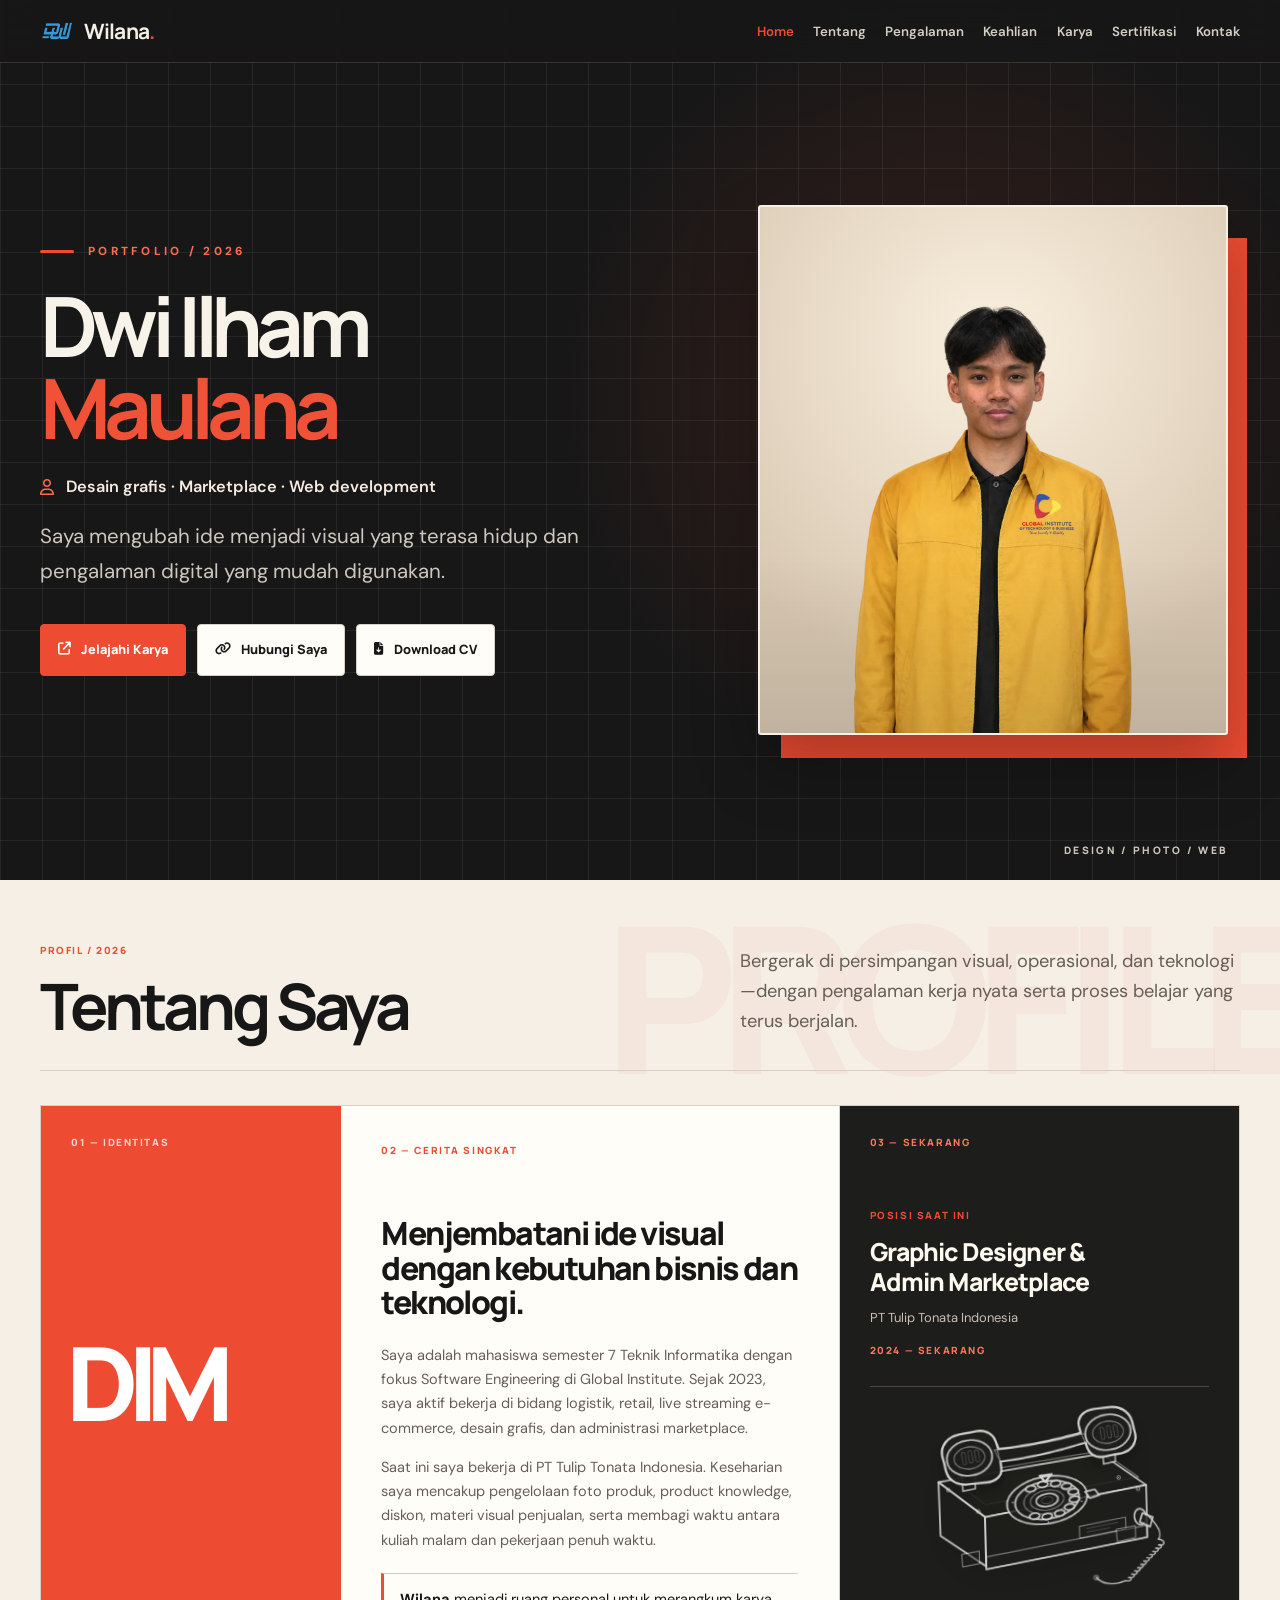
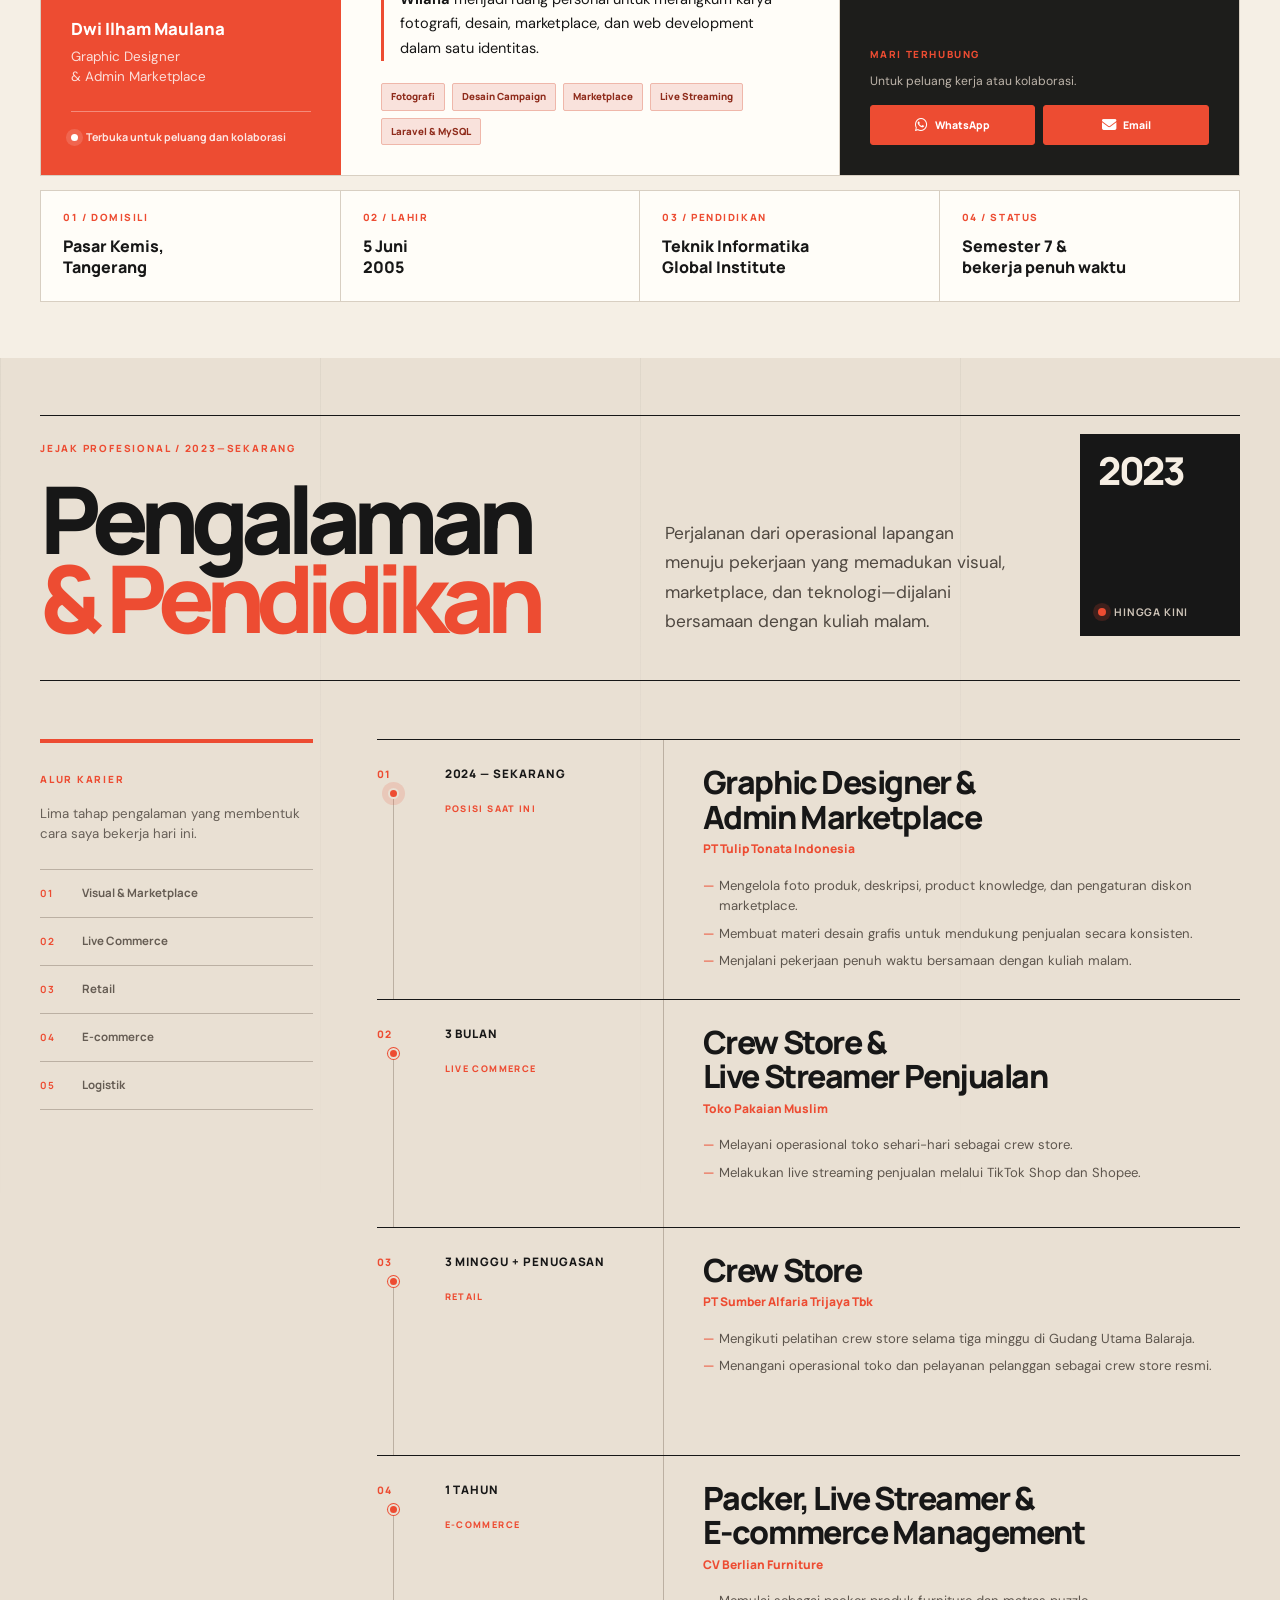
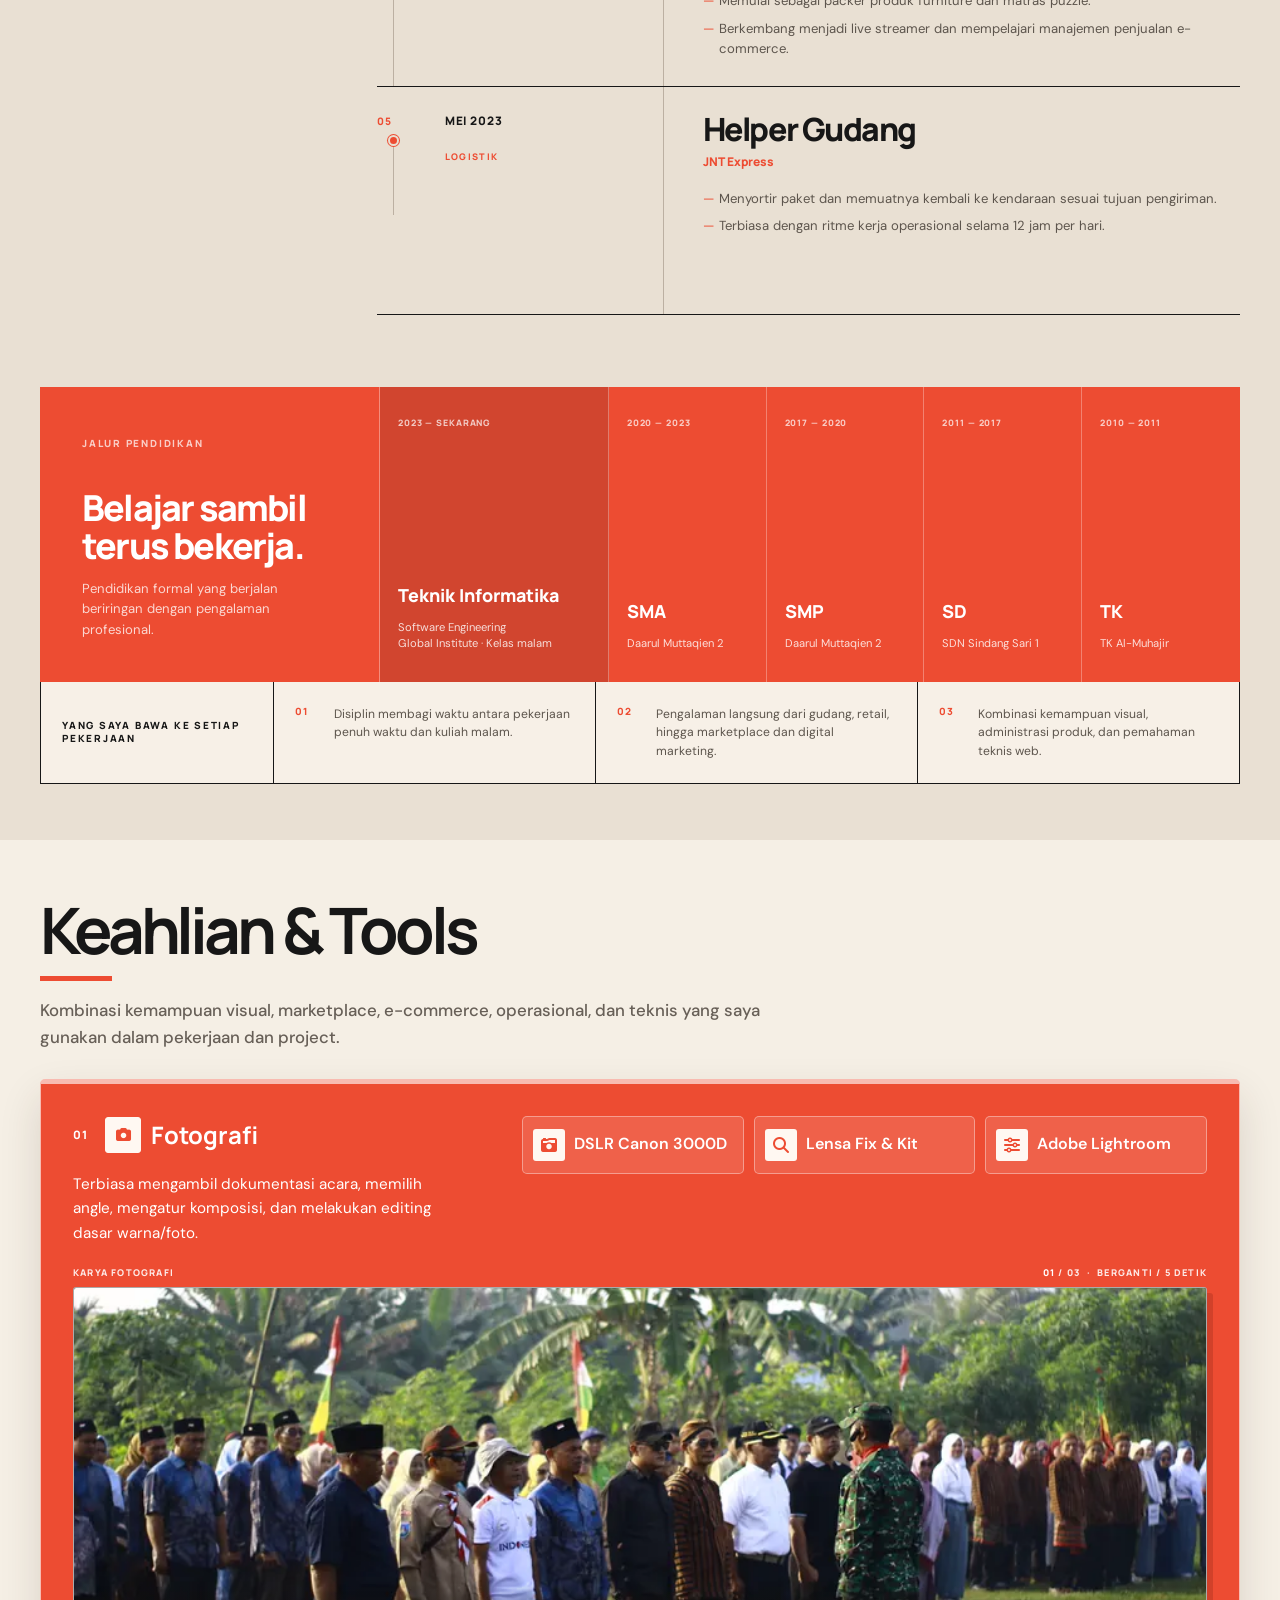
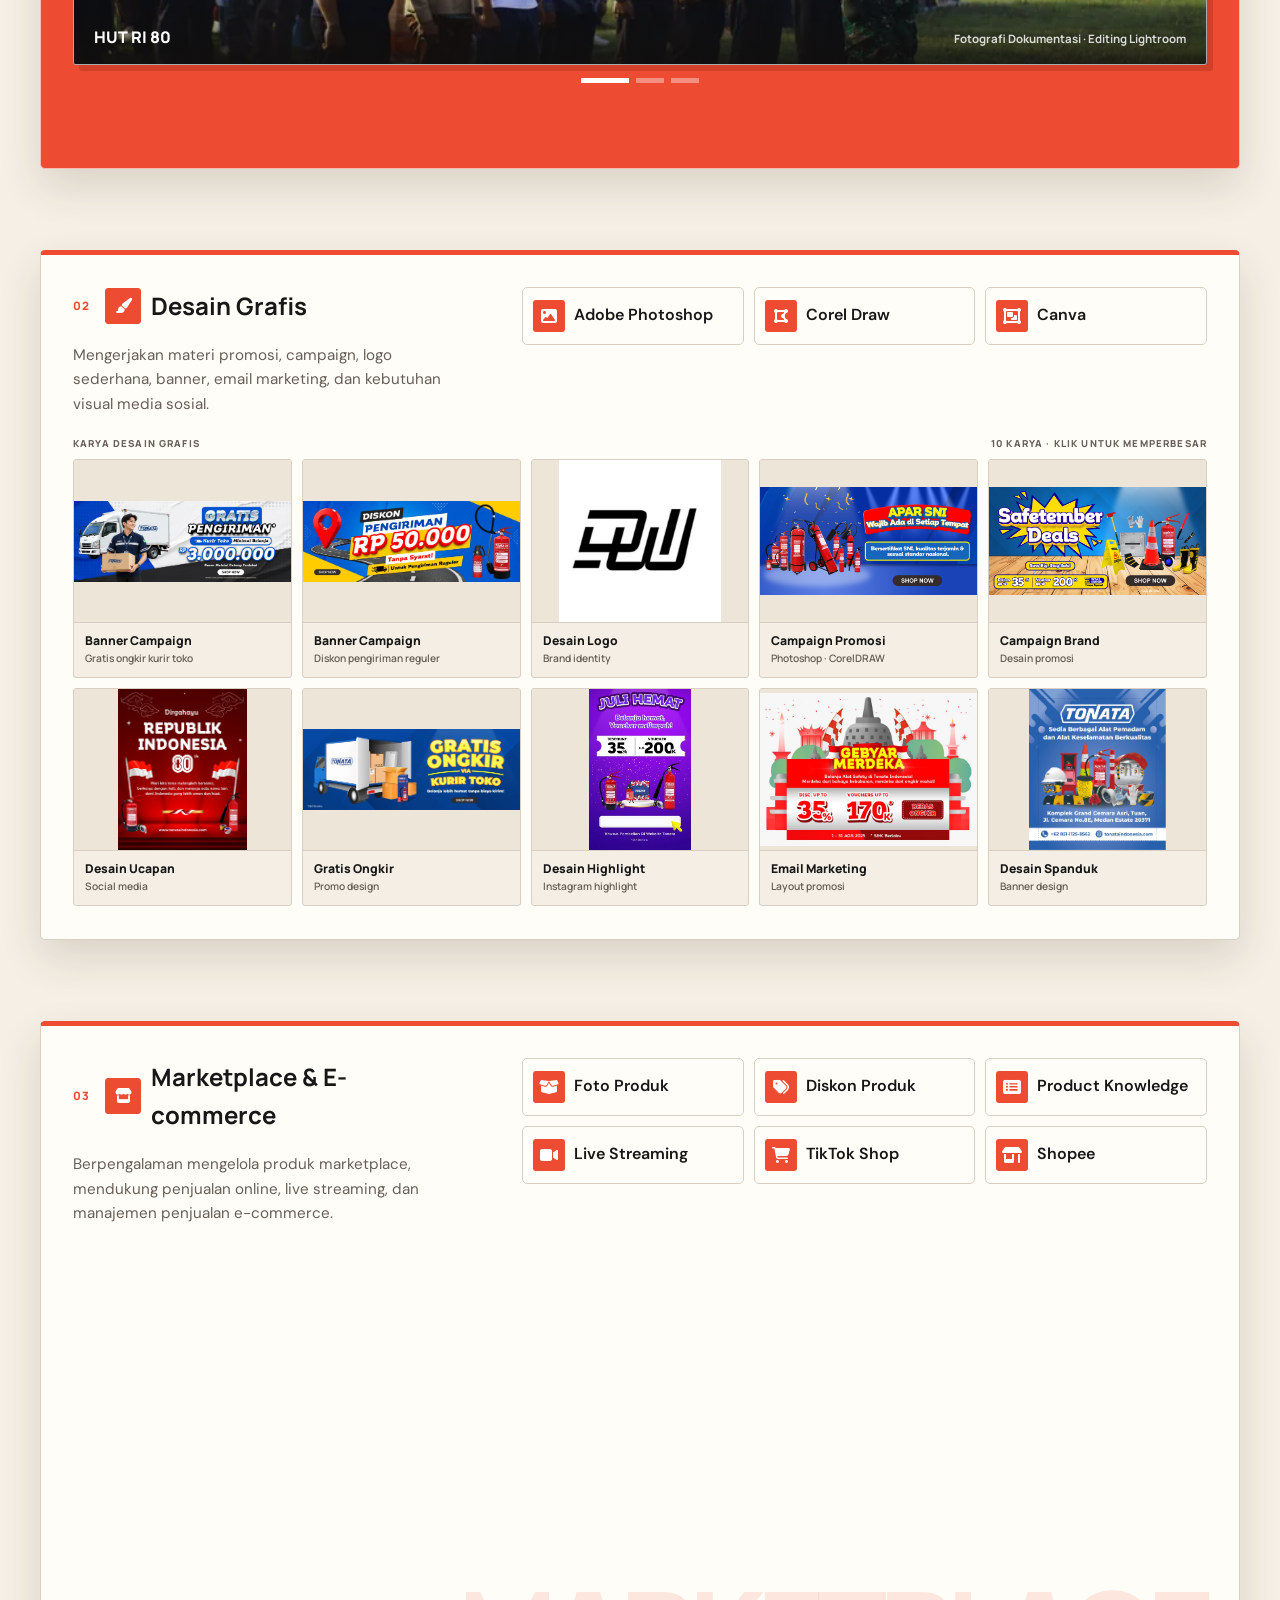
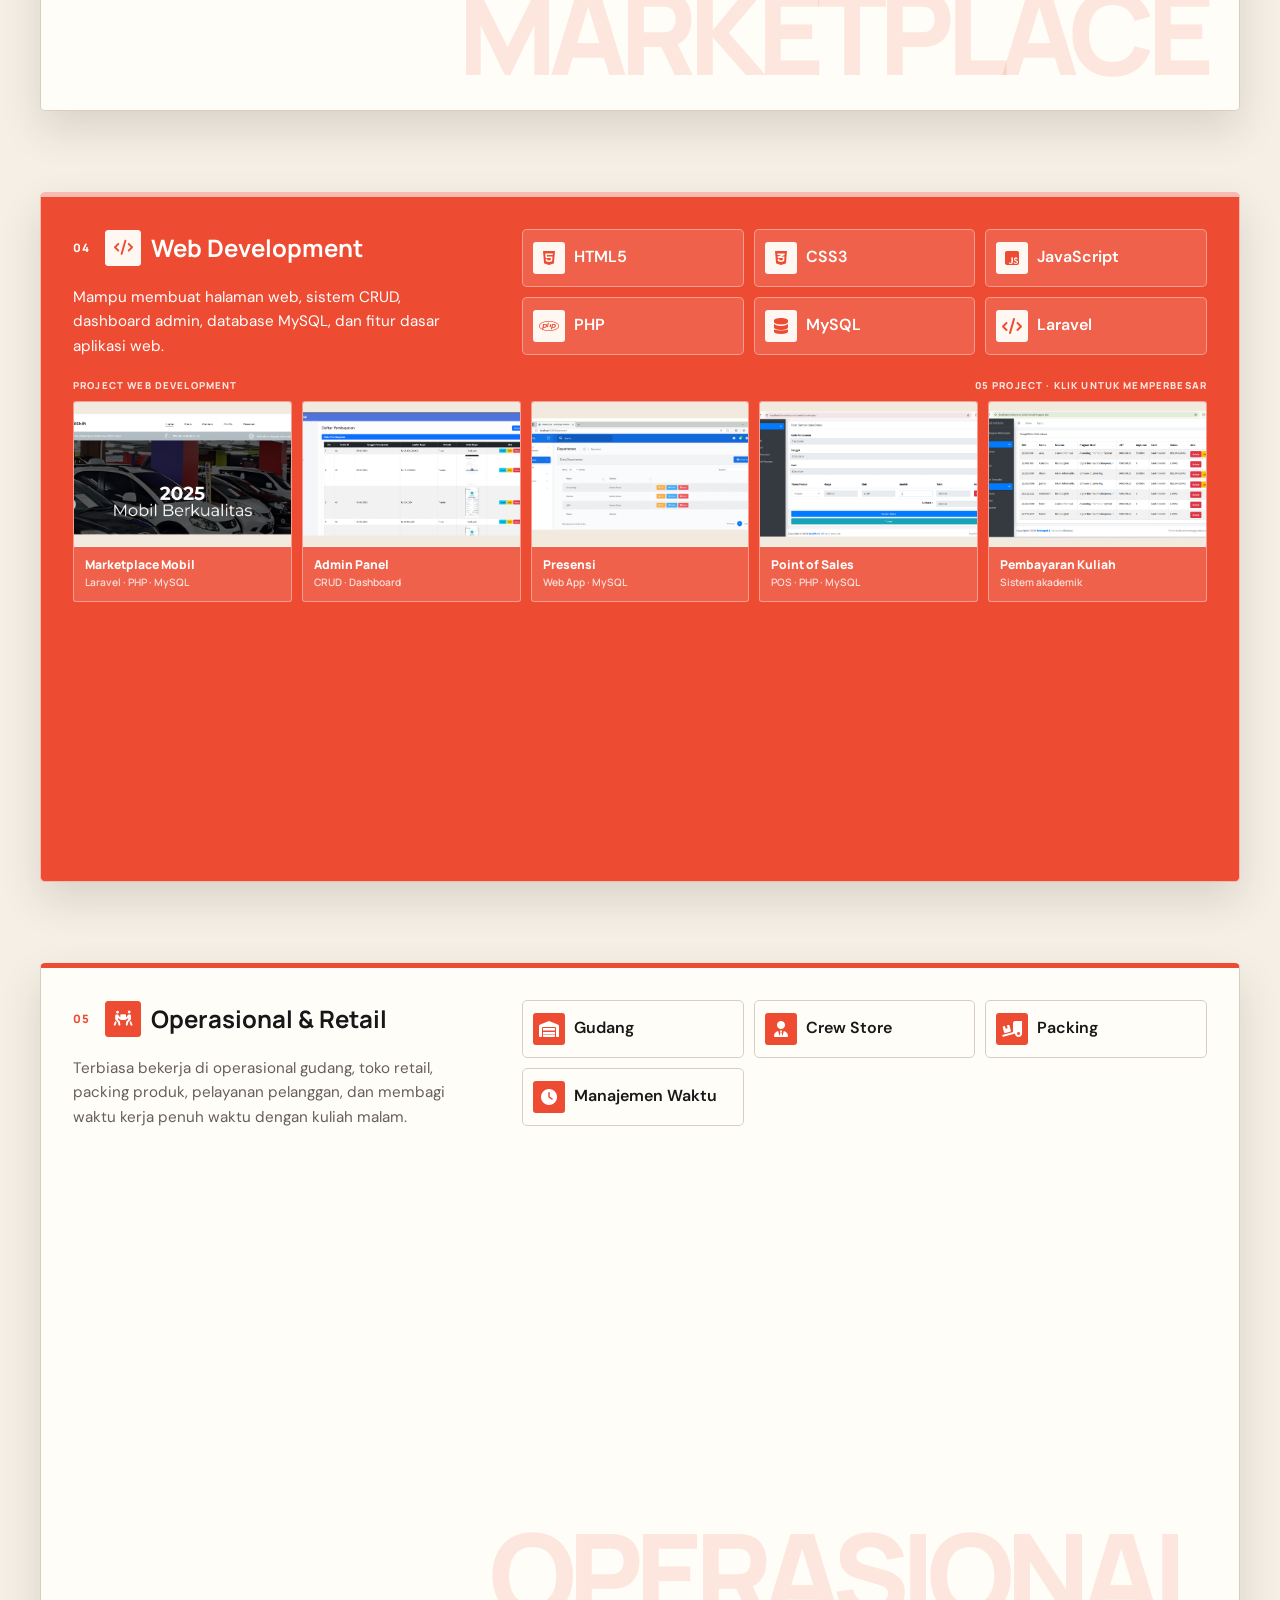
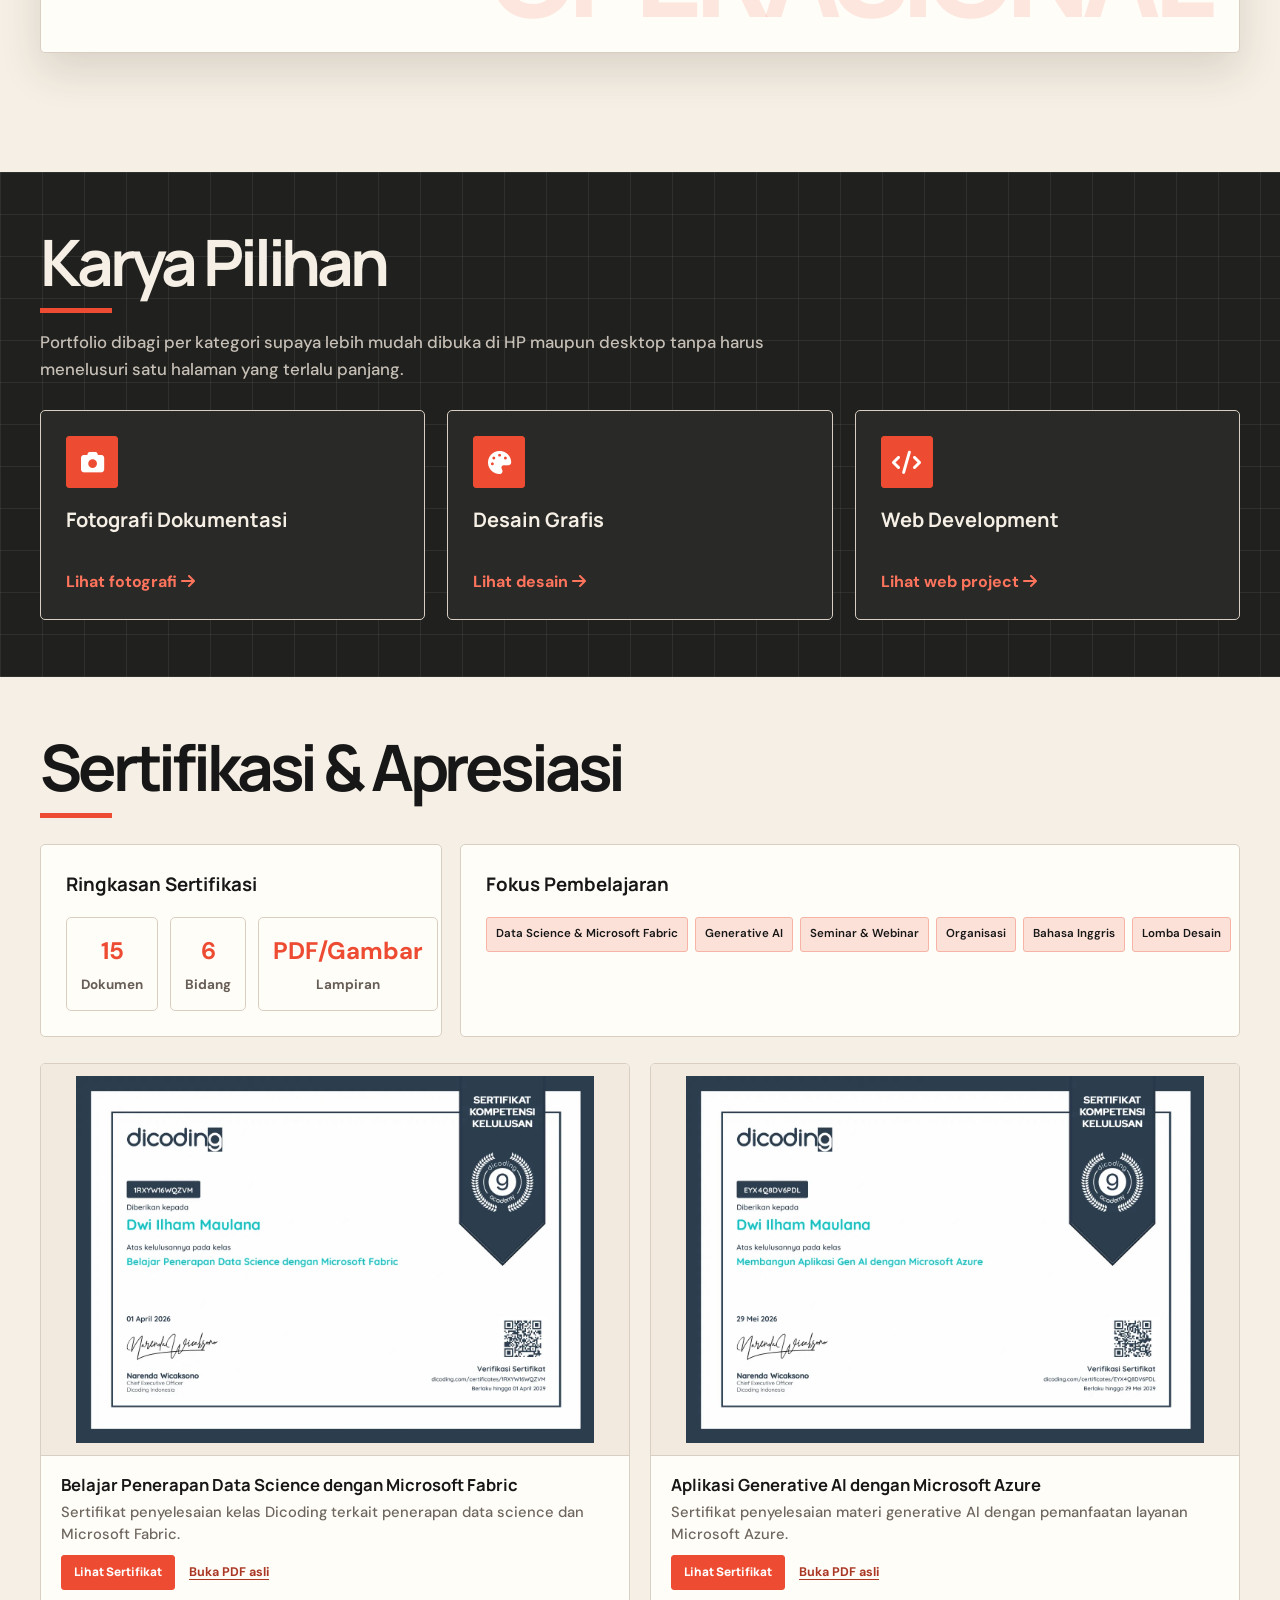
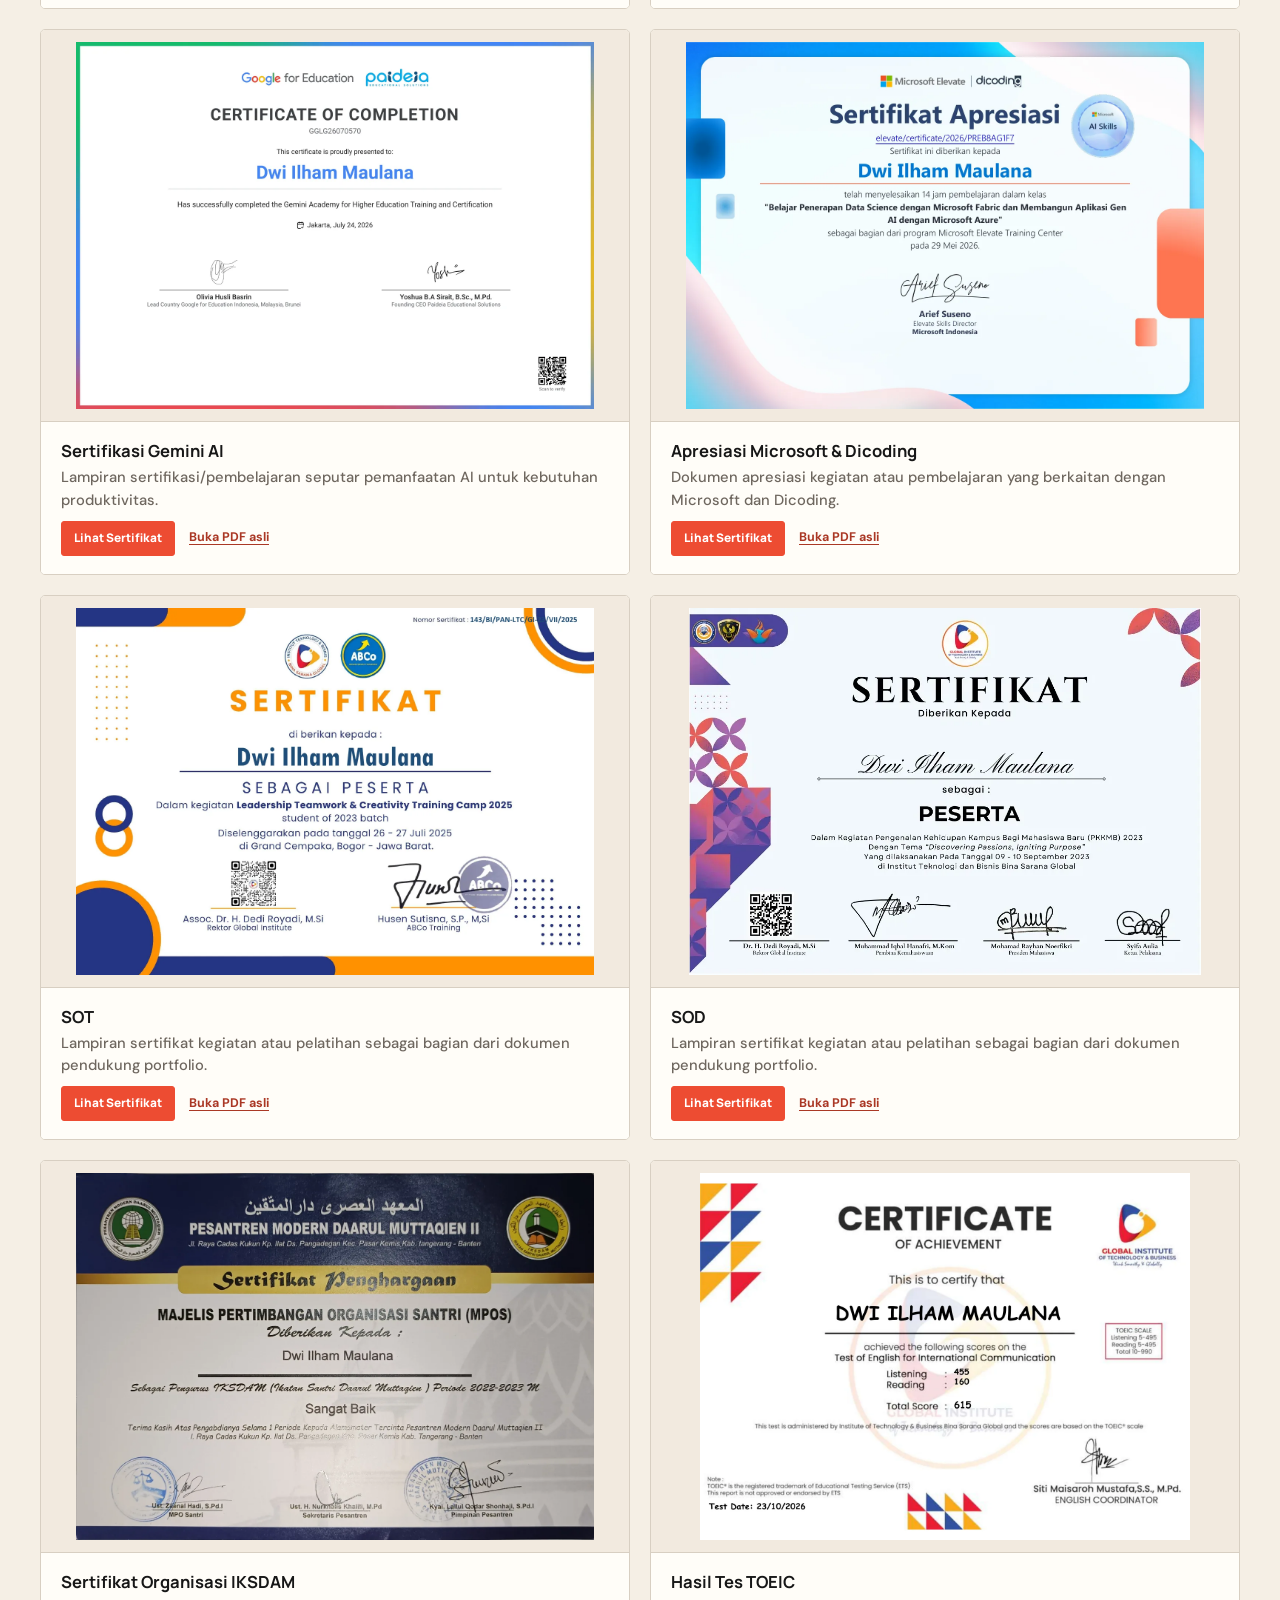
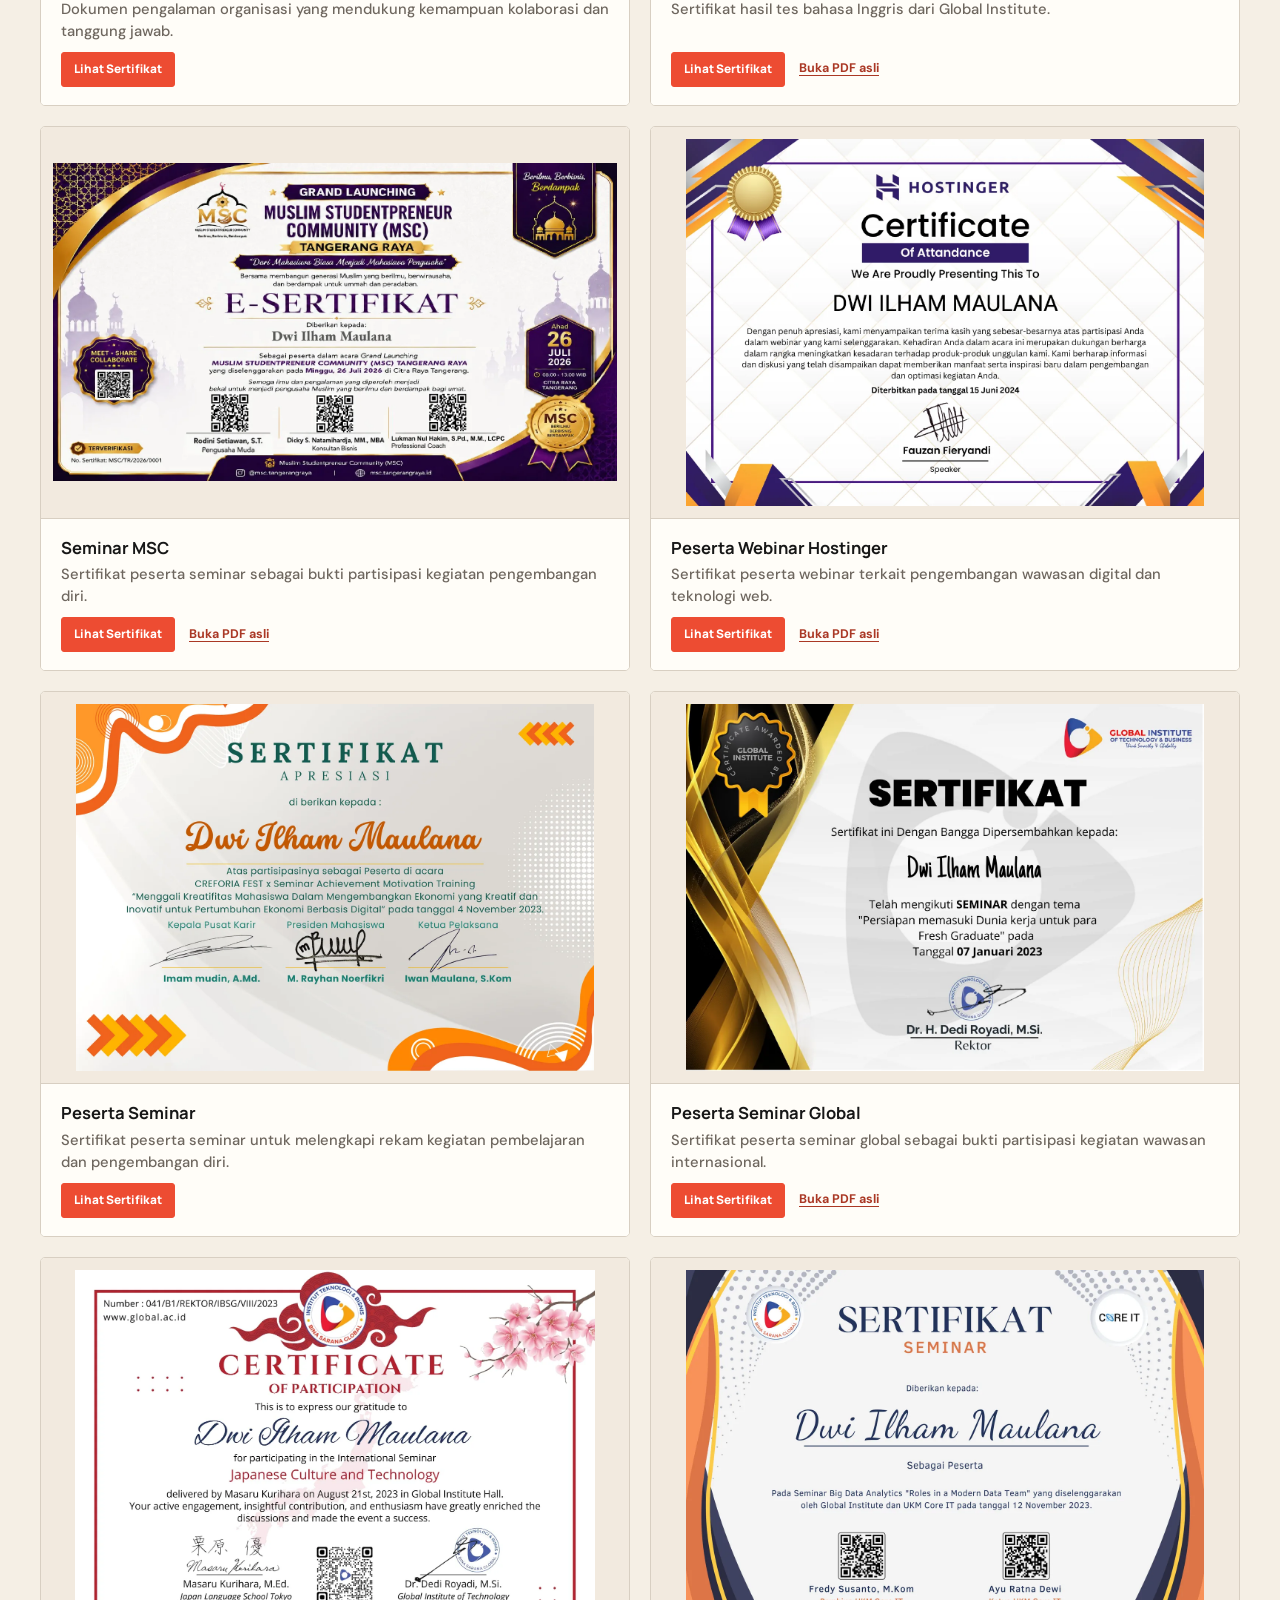
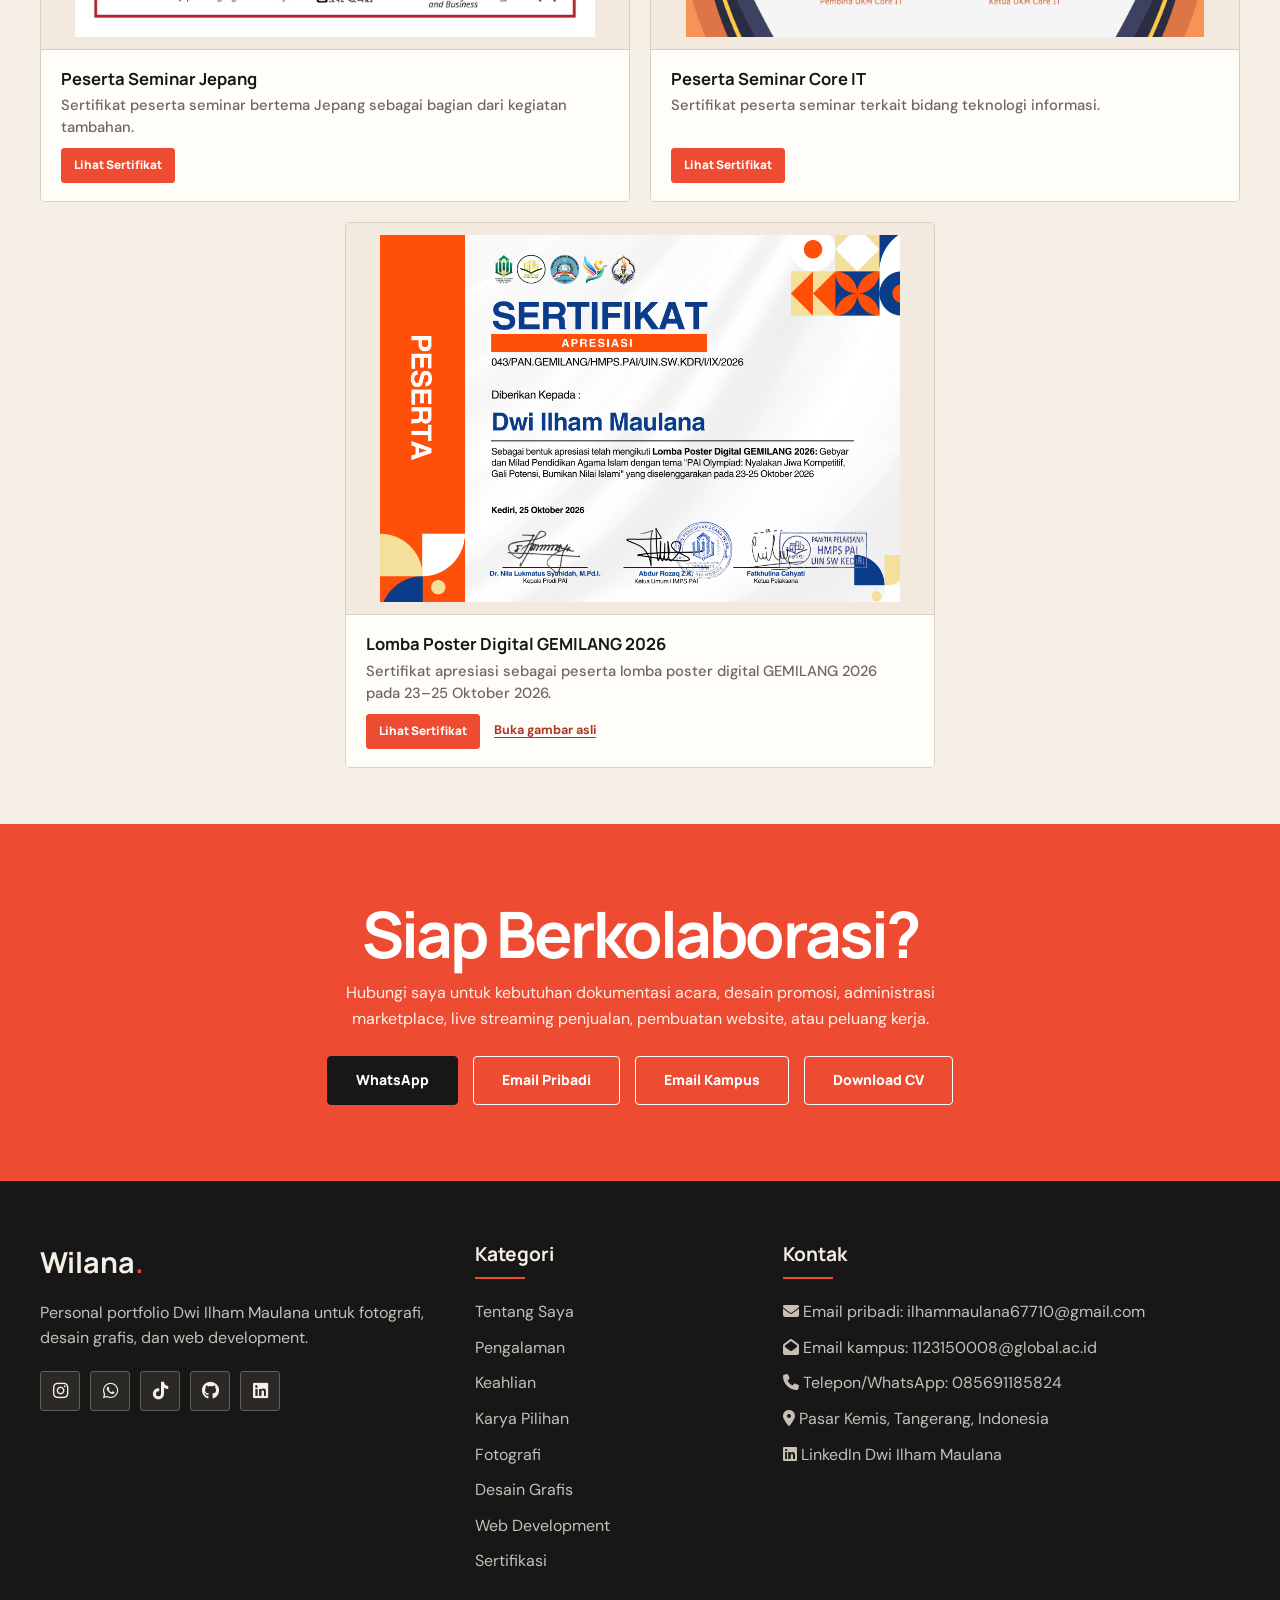
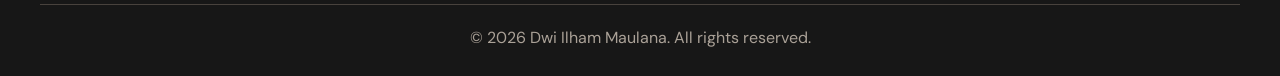
<file: index.html>
<!DOCTYPE html>
<html lang="id">
<head>
    <meta charset="UTF-8">
    <meta name="viewport" content="width=device-width, initial-scale=1.0">
    <meta name="theme-color" content="#171717">
    <meta name="description" content="Portfolio Dwi Ilham Maulana: fotografi, desain grafis, administrasi marketplace, dan pengembangan web.">
    <title>Dwi Ilham Maulana - Graphic Design, Marketplace Admin & Web Portfolio</title>
    <link rel="preconnect" href="https://fonts.googleapis.com">
    <link rel="preconnect" href="https://fonts.gstatic.com" crossorigin>
    <link href="https://fonts.googleapis.com/css2?family=DM+Sans:wght@400;500;600;700&family=Manrope:wght@400;500;600;700;800&display=swap" rel="stylesheet">
    <link rel="stylesheet" href="https://cdnjs.cloudflare.com/ajax/libs/font-awesome/6.4.0/css/all.min.css">
    <style>
        /* Variabel CSS */
        :root {
            --primary: #2d3e50;
            --secondary: #3498db;
            --accent: #e74c3c;
            --light: #f8f9fa;
            --dark: #2c3e50;
            --text: #333;
            --glass-bg: rgba(255, 255, 255, 0.8);
            --glass-border: rgba(255, 255, 255, 0.2);
            --transition: all 0.3s ease;
        }

        /* Reset & Base Styles */
        * {
            margin: 0;
            padding: 0;
            box-sizing: border-box;
        }

        body {
            font-family: 'Poppins', sans-serif;
            line-height: 1.6;
            color: var(--text);
            background: linear-gradient(135deg, #f5f7fa 0%, #e4e8f0 100%);
            overflow-x: hidden;
        }

        html {
            scroll-behavior: smooth;
        }

        a {
            text-decoration: none;
            color: inherit;
        }

        ul {
            list-style: none;
        }

        img {
            max-width: 100%;
            height: auto;
            display: block;
        }

        .container {
            width: 90%;
            max-width: 1200px;
            margin: 0 auto;
            padding: 0 15px;
        }

        .btn {
            display: inline-block;
            padding: 12px 28px;
            background: var(--secondary);
            color: white;
            border: none;
            border-radius: 30px;
            cursor: pointer;
            font-weight: 600;
            transition: var(--transition);
            text-transform: uppercase;
            letter-spacing: 1px;
            font-size: 14px;
            box-shadow: 0 4px 15px rgba(52, 152, 219, 0.3);
        }

        .btn:hover {
            background: #2980b9;
            transform: translateY(-3px);
            box-shadow: 0 8px 20px rgba(52, 152, 219, 0.4);
        }

        .section {
            padding: 58px 0;
            scroll-margin-top: 90px;
        }

        main {
            background: linear-gradient(180deg, #f6f8fb 0%, #eef3f7 45%, #f8fafc 100%);
        }

        .section-title {
            text-align: center;
            margin-bottom: 32px;
            font-size: 2.5rem;
            color: var(--primary);
            position: relative;
        }
.section-desc {
    font-size: 18px;
    color: #0d1a2b;     /* hitam kebiruan tua elegan */
    margin: 8px auto 24px;
    text-align: center;
    line-height: 1.6;
    font-weight: bold;  /* teks tebal */
    max-width: 700px;   /* biar fokus, tidak kepanjangan */
}




        .section-title::after {
            content: '';
            position: absolute;
            bottom: -10px;
            left: 50%;
            transform: translateX(-50%);
            width: 80px;
            height: 4px;
            background: var(--secondary);
            border-radius: 2px;
        }
        

        /* Glassmorphism Effect */
        .glass-card {
            background: var(--glass-bg);
            backdrop-filter: blur(10px);
            -webkit-backdrop-filter: blur(10px);
            border: 1px solid var(--glass-border);
            border-radius: 16px;
            box-shadow: 0 8px 32px rgba(0, 0, 0, 0.1);
            padding: 25px;
            transition: var(--transition);
        }

        /* Header */
        header {
            position: fixed;
            top: 0;
            left: 0;
            width: 100%;
            z-index: 1000;
            background: var(--glass-bg);
            backdrop-filter: blur(10px);
            -webkit-backdrop-filter: blur(10px);
            border-bottom: 1px solid var(--glass-border);
            transition: var(--transition);
        }

        header.scrolled {
            box-shadow: 0 5px 20px rgba(0, 0, 0, 0.1);
        }

        .nav-container {
            display: flex;
            justify-content: space-between;
            align-items: center;
            padding: 20px 0;
        }

        .logo {
            font-size: 1.8rem;
            font-weight: 700;
            color: var(--primary);
        }

        .logo span {
            color: var(--secondary);
        }

        .nav-menu {
            display: flex;
            align-items: center;
            gap: 22px;
            flex-wrap: wrap;
            justify-content: flex-end;
        }

        .nav-item {
            margin-left: 0;
        }

        .nav-link {
            font-weight: 600;
            transition: var(--transition);
            position: relative;
            font-size: 0.94rem;
        }

        .nav-link::after {
            content: '';
            position: absolute;
            bottom: -5px;
            left: 0;
            width: 0;
            height: 2px;
            background: var(--secondary);
            transition: var(--transition);
        }

        .nav-link:hover {
            color: var(--secondary);
        }

        .nav-link:hover::after {
            width: 100%;
        }

        .hamburger {
            display: none;
            cursor: pointer;
        }

        /* Hero Section */
        .hero {
            min-height: 100vh;
            display: flex;
            align-items: center;
            position: relative;
            overflow: hidden;
            padding: 120px 0 70px;
            background:
                radial-gradient(circle at -4% 98%, rgba(52, 122, 205, 0.12) 0 95px, transparent 96px),
                linear-gradient(135deg, #fbfdff 0%, #f5f9ff 52%, #ffffff 100%);
        }

        .hero::before,
        .hero::after {
            content: '';
            position: absolute;
            border-radius: 50%;
            background: linear-gradient(145deg, rgba(46, 111, 197, 0.48), rgba(46, 111, 197, 0.18));
            pointer-events: none;
        }

        .hero::before {
            width: 250px;
            height: 250px;
            right: 31%;
            top: 27%;
        }

        .hero::after {
            width: 180px;
            height: 180px;
            right: 8%;
            bottom: 19%;
        }

        .hero-content {
            display: grid;
            grid-template-columns: minmax(0, 1.05fr) minmax(330px, 0.95fr);
            gap: 72px;
            align-items: center;
            position: relative;
            z-index: 1;
        }

        .hero-text {
            max-width: 700px;
        }

        .hero-kicker {
            display: flex;
            align-items: center;
            gap: 26px;
            color: #6a85af;
            font-size: 1.25rem;
            font-weight: 700;
            letter-spacing: 0.28em;
            text-transform: uppercase;
            margin-bottom: 18px;
            animation: fadeInDown 1s ease;
        }

        .hero-kicker::before {
            content: '';
            width: 72px;
            height: 6px;
            border-radius: 999px;
            background: #2f73ca;
        }

        .hero-title {
            font-size: clamp(3.4rem, 6vw, 6.4rem);
            line-height: 0.96;
            margin-bottom: 30px;
            color: #172947;
            animation: fadeInDown 1s ease;
            letter-spacing: 0;
        }

        .hero-title span {
            display: block;
            color: #4d86d6;
        }

        .hero-subtitle {
            display: inline-flex;
            align-items: center;
            gap: 22px;
            max-width: 820px;
            padding: 14px 28px;
            margin-bottom: 30px;
            color: #2e4c75;
            background: linear-gradient(180deg, #edf5ff, #dceaf9);
            border-radius: 999px;
            font-size: 1.35rem;
            line-height: 1.45;
            font-weight: 600;
            box-shadow: inset 0 1px 0 rgba(255, 255, 255, 0.85);
            animation: fadeInUp 1s ease;
        }

        .hero-subtitle i {
            color: #2f73ca;
            font-size: 2rem;
            flex: 0 0 auto;
        }

        .hero-copy {
            max-width: 600px;
            margin-bottom: 32px;
            color: #2f4361;
            font-size: 1.35rem;
            line-height: 1.55;
            font-weight: 500;
        }

        .hero-cta {
            animation: fadeIn 1.5s ease;
            display: flex;
            gap: 14px;
            flex-wrap: nowrap;
        }

        .hero-cta .btn {
            display: inline-flex;
            align-items: center;
            justify-content: center;
            gap: 10px;
            min-width: 164px;
            min-height: 52px;
            padding: 12px 22px;
            border-radius: 999px;
            background: #2d75cf;
            color: white;
            border: 2px solid #2d75cf;
            font-size: 0.82rem;
            white-space: nowrap;
            box-shadow: 0 18px 35px rgba(45, 117, 207, 0.28);
        }

        .btn-outline {
            background: transparent;
            color: var(--secondary);
            border: 2px solid var(--secondary);
            box-shadow: none;
        }

        .btn-outline:hover {
            color: white;
        }

        .hero-cta .btn-outline {
            background: rgba(255, 255, 255, 0.65);
            color: #2d75cf;
            box-shadow: none;
        }

        .hero-cta .btn:hover {
            background: #1f5faf;
            border-color: #1f5faf;
        }

        .hero-cta .btn-outline:hover {
            color: white;
        }

        .hero-image {
            position: relative;
            animation: float 6s ease-in-out infinite;
            display: flex;
            justify-content: center;
            justify-self: center;
            width: min(100%, 480px);
        }

        .hero-image::before {
            content: '';
            position: absolute;
            right: -90px;
            top: 8px;
            width: 104px;
            height: 104px;
            background-image: radial-gradient(circle, #4e83c7 3px, transparent 4px);
            background-size: 26px 26px;
            opacity: 0.9;
        }

        .hero-image::after {
            content: '';
            position: absolute;
            inset: -8px;
            border-radius: 26px;
            background: rgba(255, 255, 255, 0.5);
            z-index: -1;
            filter: blur(1px);
        }

        .hero-img {
            width: min(100%, 430px);
            aspect-ratio: 0.72;
            object-fit: cover;
            object-position: center top;
            border-radius: 24px;
            border: 6px solid rgba(255, 255, 255, 0.95);
            background: #ffffff;
            box-shadow: 0 34px 70px rgba(28, 52, 83, 0.18);
        }


        /* About Section */
        .about {
            background: white;
        }

        .about-content {
            display: grid;
            grid-template-columns: 1.2fr 0.8fr;
            gap: 28px 42px;
            align-items: start;
        }

        .about-text p {
            margin-bottom: 17px;
            color: #344761;
            font-size: 1rem;
            line-height: 1.7;
        }

        .about-highlights {
            display: grid;
            gap: 15px;
        }

        .highlight-item {
            display: flex;
            gap: 14px;
            align-items: flex-start;
            background: #f7f9fc;
            border-radius: 8px;
            padding: 20px;
            box-shadow: 0 8px 22px rgba(30, 64, 105, 0.05);
        }

        .highlight-item i {
            color: var(--secondary);
            font-size: 1.25rem;
            margin-top: 3px;
            width: 28px;
            text-align: center;
        }

        .highlight-item h3 {
            color: var(--primary);
            font-size: 1.05rem;
            margin-bottom: 5px;
        }

        .highlight-item p {
            color: #4b5a6a;
            font-size: 0.95rem;
            line-height: 1.6;
        }

        .highlight-actions {
            display: flex;
            gap: 10px;
            flex-wrap: wrap;
            margin-top: 12px;
        }

        .mini-link {
            display: inline-flex;
            align-items: center;
            gap: 7px;
            background: var(--secondary);
            color: white;
            border-radius: 999px;
            padding: 8px 12px;
            font-size: 0.82rem;
            font-weight: 700;
            transition: var(--transition);
        }

        .mini-link i {
            color: white;
            opacity: 1;
        }

        .mini-link:hover {
            background: var(--primary);
            transform: translateY(-2px);
        }

        .tag-list {
            display: flex;
            flex-wrap: wrap;
            gap: 10px;
            margin-top: 12px;
        }

        .tag {
            background: #eaf4fc;
            color: var(--primary);
            border-radius: 999px;
            padding: 8px 13px;
            font-size: 0.82rem;
            font-weight: 700;
        }

        .profile-facts {
            display: grid;
            grid-column: 1 / -1;
            grid-template-columns: repeat(2, minmax(0, 1fr));
            gap: 12px;
            margin-top: 0;
        }

        .fact-item {
            background: #eef4fb;
            border-left: 4px solid var(--secondary);
            border-radius: 8px;
            padding: 14px 18px;
        }

        .fact-label {
            color: #617184;
            font-size: 0.85rem;
            font-weight: 700;
            margin-bottom: 4px;
            text-transform: uppercase;
        }

        .fact-value {
            color: var(--primary);
            font-weight: 700;
            font-size: 1.02rem;
            line-height: 1.35;
        }

        .resume {
            background: var(--light);
        }

        .resume-grid {
            display: grid;
            grid-template-columns: 1.2fr 0.8fr;
            gap: 30px;
        }

        .resume-column {
            display: grid;
            gap: 18px;
        }

        .resume-card {
            background: white;
            border-radius: 14px;
            padding: 24px;
            box-shadow: 0 5px 18px rgba(0, 0, 0, 0.06);
        }

        .resume-card h3 {
            color: var(--primary);
            margin-bottom: 6px;
        }

        .resume-meta {
            color: var(--secondary);
            font-weight: 700;
            margin-bottom: 12px;
            font-size: 0.95rem;
        }

        .resume-card ul {
            list-style: disc;
            padding-left: 20px;
            color: #425064;
        }

        .resume-card li {
            margin-bottom: 8px;
        }

        .education-list {
            display: grid;
            gap: 14px;
        }

        .education-item {
            border-left: 4px solid var(--secondary);
            padding-left: 14px;
        }

        .education-item h3 {
            color: var(--primary);
            font-size: 1rem;
            margin-bottom: 3px;
        }

        .education-item p {
            color: #536273;
        }


        /* Skills Section */
        .skills {
            background: white;
        }

        .skills-container {
            display: grid;
            grid-template-columns: repeat(auto-fit, minmax(300px, 1fr));
            gap: 30px;
        }

        .skill-category {
            padding: 30px;
            border-radius: 16px;
            background: var(--light);
            box-shadow: 0 5px 15px rgba(0, 0, 0, 0.05);
            transition: var(--transition);
        }

        .skill-category:hover {
            transform: translateY(-5px);
            box-shadow: 0 10px 25px rgba(0, 0, 0, 0.1);
        }

        .skill-header {
            display: flex;
            align-items: center;
            margin-bottom: 20px;
        }

        .skill-icon {
            width: 50px;
            height: 50px;
            background: var(--secondary);
            border-radius: 50%;
            display: flex;
            justify-content: center;
            align-items: center;
            margin-right: 15px;
            color: white;
            font-size: 1.5rem;
        }

        .photography .skill-icon {
            background: #9b59b6;
        }

        .design .skill-icon {
            background: #e74c3c;
        }

        .development .skill-icon {
            background: #3498db;
        }

        .skill-title {
            font-size: 1.5rem;
            color: var(--primary);
        }

        .skill-list {
            display: grid;
            grid-template-columns: repeat(auto-fit, minmax(120px, 1fr));
            gap: 15px;
        }

        .skill-item {
            background: white;
            padding: 15px;
            border-radius: 10px;
            text-align: center;
            box-shadow: 0 3px 10px rgba(0, 0, 0, 0.05);
            transition: var(--transition);
        }

        .skill-item:hover {
            transform: translateY(-3px);
            box-shadow: 0 5px 15px rgba(0, 0, 0, 0.1);
        }

        .skill-name {
            font-weight: 600;
            margin-top: 10px;
            color: var(--dark);
        }

        .skill-note {
            color: #536273;
            font-size: 0.95rem;
            margin-bottom: 20px;
            line-height: 1.6;
        }

        /* Photography Section */
        .photography {
            background: var(--light);
        }

        .portfolio-overview {
            background: #eef4fa;
        }

        .portfolio-tabs {
            display: grid;
            grid-template-columns: repeat(3, minmax(0, 1fr));
            gap: 22px;
        }

        .portfolio-tab {
            background: white;
            border-radius: 16px;
            padding: 24px;
            box-shadow: 0 5px 18px rgba(0, 0, 0, 0.07);
            transition: var(--transition);
            min-height: 210px;
            display: flex;
            flex-direction: column;
            justify-content: space-between;
        }

        .portfolio-tab:hover {
            transform: translateY(-6px);
            box-shadow: 0 12px 26px rgba(0, 0, 0, 0.12);
        }

        .portfolio-icon {
            width: 52px;
            height: 52px;
            border-radius: 14px;
            background: var(--secondary);
            color: white;
            display: flex;
            align-items: center;
            justify-content: center;
            font-size: 1.45rem;
            margin-bottom: 16px;
        }

        .portfolio-tab:nth-child(2) .portfolio-icon {
            background: var(--accent);
        }

        .portfolio-tab:nth-child(3) .portfolio-icon {
            background: #27ae60;
        }

        .portfolio-tab h3 {
            color: var(--primary);
            font-size: 1.25rem;
            margin-bottom: 10px;
        }

        .portfolio-tab p {
            color: #526174;
            margin-bottom: 18px;
        }

        .portfolio-tab a {
            color: var(--secondary);
            font-weight: 700;
        }

        .design-grid,
        .cert-grid {
            scrollbar-width: thin;
            scrollbar-color: var(--secondary) #dfe7ef;
        }

        .design-grid::-webkit-scrollbar,
        .cert-grid::-webkit-scrollbar {
            width: 8px;
        }

        .design-grid::-webkit-scrollbar-track,
        .cert-grid::-webkit-scrollbar-track {
            background: #dfe7ef;
            border-radius: 999px;
        }

        .design-grid::-webkit-scrollbar-thumb,
        .cert-grid::-webkit-scrollbar-thumb {
            background: var(--secondary);
            border-radius: 999px;
        }

        .photo-grid {
            display: flex;
            flex-wrap: wrap;
            justify-content: center;
            gap: 25px;
        }

        .photo-item {
            position: relative;
            flex: 0 1 calc((100% - 50px) / 3);
            min-width: 260px;
            border-radius: 16px;
            overflow: hidden;
            box-shadow: 0 5px 15px rgba(0, 0, 0, 0.1);
            transition: var(--transition);
            height: 300px;
        }

        .photo-item:hover {
            transform: translateY(-10px);
            box-shadow: 0 15px 30px rgba(0, 0, 0, 0.2);
        }

        .photo-img {
            width: 100%;
            height: 100%;
            object-fit: cover;
            transition: var(--transition);
        }

        .photo-item:hover .photo-img {
            transform: scale(1.1);
        }

        .photo-overlay {
            position: absolute;
            top: 0;
            left: 0;
            width: 100%;
            height: 100%;
            background: rgba(0,0,255,0.5); /* <-- ini bikin biru */
            display: flex;
            flex-direction: column;
            justify-content: center;
            align-items: center;
            opacity: 0;
            transition: var(--transition);
            padding: 20px;
            text-align: center;
            color: white;
        }

        .photo-item:hover .photo-overlay {
            opacity: 1;
        }

        .photo-title {
            font-size: 1.35rem;
            margin-bottom: 12px;
            transform: translateY(0px);
            transition: var(--transition);
        }

        .photo-item:hover .photo-title {
            transform: translateY(0);
        }

.photo-desc {
    transform: translateY(20px);
    transition: var(--transition);
    margin-bottom: 12px;
    text-align: center; /* bikin teksnya rata tengah */
    font-size: 0.92rem;
    line-height: 1.45;
}

.project-meta {
    font-size: 0.78rem;
    font-weight: 700;
    opacity: 0.95;
    margin-bottom: 14px;
}

.photo-overlay .btn,
.design-overlay .btn,
.dev-overlay .btn {
    padding: 9px 18px;
    font-size: 12px;
}


        .photo-item:hover .photo-desc {
            transform: translateY(0);
        }

        /* Design Section */
        .design-section {
            background: white;
        }

        .design-grid {
            display: flex;
            flex-wrap: wrap;
            justify-content: center;
            gap: 25px;
        }

        .design-item {
            position: relative;
            flex: 0 1 calc((100% - 50px) / 3);
            min-width: 260px;
            border-radius: 16px;
            overflow: hidden;
            box-shadow: 0 5px 15px rgba(0, 0, 0, 0.1);
            transition: var(--transition);
            height: 300px;
        }

        .design-item:hover {
            transform: translateY(-10px) rotate(2deg);
            box-shadow: 0 15px 30px rgba(0, 0, 0, 0.2);
        }

        .design-img {
            width: 100%;
            height: 100%;
            object-fit: cover;
            transition: var(--transition);
        }

        .design-item:hover .design-img {
            transform: scale(1.1);
        }

        .design-overlay {
            position: absolute;
            top: 0;
            left: 0;
            width: 100%;
            height: 100%;
            background: rgba(231, 76, 60, 0.9);
            display: flex;
            flex-direction: column;
            justify-content: center;
            align-items: center;
            opacity: 0;
            transition: var(--transition);
            padding: 20px;
            text-align: center;
            color: white;
        }

        .design-item:hover .design-overlay {
            opacity: 1;
        }

        /* Development Section */
        .development {
            background: var(--light);
        }

        .dev-grid {
            display: flex;
            flex-wrap: wrap;
            justify-content: center;
            gap: 25px;
        }

        .dev-item {
            position: relative;
            flex: 0 1 calc((100% - 50px) / 3);
            min-width: 260px;
            border-radius: 16px;
            overflow: hidden;
            box-shadow: 0 5px 15px rgba(0, 0, 0, 0.1);
            transition: var(--transition);
            height: 300px;
        }

        .dev-item:hover {
            transform: translateY(-10px) scale(1.02);
            box-shadow: 0 15px 30px rgba(0, 0, 0, 0.2);
        }

        .dev-img {
            width: 100%;
            height: 100%;
            object-fit: cover;
            transition: var(--transition);
        }

        .dev-item:hover .dev-img {
            transform: scale(1.1);
        }

        .dev-overlay {
            position: absolute;
            top: 0;
            left: 0;
            width: 100%;
            height: 100%;
            background: rgba(52, 152, 219, 0.9);
            display: flex;
            flex-direction: column;
            justify-content: center;
            align-items: center;
            opacity: 0;
            transition: var(--transition);
            padding: 20px;
            text-align: center;
            color: white;
        }

        .dev-item:hover .dev-overlay {
            opacity: 1;
        }

        .certifications {
            background: white;
        }

        .cert-summary {
            display: grid;
            grid-template-columns: minmax(0, 0.85fr) minmax(0, 1.15fr);
            gap: 25px;
            align-items: stretch;
            margin-bottom: 28px;
        }

        .cert-intro,
        .cert-highlight {
            background: var(--light);
            border-radius: 16px;
            padding: 24px;
            box-shadow: 0 5px 18px rgba(0, 0, 0, 0.06);
        }

        .cert-intro h3,
        .cert-highlight h3 {
            color: var(--primary);
            margin-bottom: 10px;
        }

        .cert-intro p,
        .cert-highlight p {
            color: #526174;
        }

        .cert-stats {
            display: grid;
            grid-template-columns: repeat(3, 1fr);
            gap: 12px;
            margin-top: 18px;
        }

        .cert-stat {
            background: white;
            border-radius: 12px;
            padding: 14px;
            text-align: center;
        }

        .cert-stat strong {
            display: block;
            color: var(--secondary);
            font-size: 1.5rem;
        }

        .cert-stat span {
            color: #596879;
            font-size: 0.84rem;
            font-weight: 700;
        }

        .cert-tags {
            display: flex;
            flex-wrap: wrap;
            gap: 10px;
            margin-top: 18px;
        }

        .cert-tag {
            background: #eaf4fc;
            color: var(--primary);
            border-radius: 999px;
            padding: 8px 12px;
            font-size: 0.86rem;
            font-weight: 700;
        }

        .cert-grid {
            display: flex;
            flex-wrap: wrap;
            justify-content: center;
            gap: 18px;
        }

        .cert-card {
            background: #f8fbfd;
            border-radius: 14px;
            border: 1px solid #e2ebf3;
            padding: 18px;
            display: flex;
            flex-direction: column;
            flex: 0 1 calc((100% - 36px) / 3);
            min-width: 240px;
            min-height: 190px;
            transition: var(--transition);
        }

        .cert-card:hover {
            transform: translateY(-5px);
            box-shadow: 0 12px 24px rgba(0, 0, 0, 0.1);
            border-color: rgba(52, 152, 219, 0.45);
        }

        .cert-icon {
            width: 44px;
            height: 44px;
            border-radius: 12px;
            background: var(--secondary);
            color: white;
            display: flex;
            align-items: center;
            justify-content: center;
            font-size: 1.2rem;
            margin-bottom: 14px;
        }

        .cert-card h3 {
            color: var(--primary);
            font-size: 1.05rem;
            line-height: 1.35;
            margin-bottom: 8px;
        }

        .cert-card p {
            color: #596879;
            font-size: 0.92rem;
            margin-bottom: 16px;
        }

        .cert-card .mini-link {
            margin-top: auto;
            align-self: flex-start;
        }

        .contact-cta {
            background: #223242;
            color: white;
            text-align: center;
            padding: 46px 0;
        }

        .contact-cta h2 {
            font-size: 2rem;
            margin-bottom: 12px;
        }

        .contact-cta p {
            max-width: 680px;
            margin: 0 auto 25px;
            color: rgba(255, 255, 255, 0.82);
        }

        .contact-actions {
            display: flex;
            justify-content: center;
            gap: 15px;
            flex-wrap: wrap;
        }

        /* Footer */
        footer {
            background: var(--dark);
            color: white;
            padding: 36px 0 18px;
            text-align: center;
        }

        .footer-content {
            display: grid;
            grid-template-columns: repeat(auto-fit, minmax(250px, 1fr));
            gap: 24px;
            margin-bottom: 20px;
            text-align: left;
        }

        .footer-logo {
            font-size: 1.8rem;
            font-weight: 700;
            margin-bottom: 15px;
        }

        .footer-logo span {
            color: var(--secondary);
        }

        .social-links {
            display: flex;
            margin-top: 20px;
        }

        .social-link {
            width: 40px;
            height: 40px;
            border-radius: 50%;
            background: rgba(255, 255, 255, 0.18);
            color: white;
            display: flex;
            justify-content: center;
            align-items: center;
            margin-right: 10px;
            transition: var(--transition);
            border: 1px solid rgba(255, 255, 255, 0.2);
        }

        .social-link i {
            color: white;
            opacity: 1;
            font-size: 1.1rem;
        }

        .social-link:hover {
            background: var(--secondary);
            color: white;
            transform: translateY(-5px);
        }

        .footer-heading {
            font-size: 1.2rem;
            margin-bottom: 20px;
            position: relative;
            padding-bottom: 10px;
        }

        .footer-heading::after {
            content: '';
            position: absolute;
            bottom: 0;
            left: 0;
            width: 50px;
            height: 2px;
            background: var(--secondary);
        }

        .footer-links li {
            margin-bottom: 10px;
        }

        .footer-links a {
            transition: var(--transition);
        }

        .footer-links a:hover {
            color: var(--secondary);
            padding-left: 5px;
        }

        .copyright {
            padding-top: 20px;
            border-top: 1px solid rgba(255, 255, 255, 0.1);
        }

        /* Back to Top */
        .back-to-top {
            position: fixed;
            bottom: 30px;
            right: 30px;
            width: 50px;
            height: 50px;
            background: var(--secondary);
            color: white;
            border-radius: 50%;
            display: flex;
            justify-content: center;
            align-items: center;
            cursor: pointer;
            opacity: 0;
            visibility: hidden;
            transition: var(--transition);
            z-index: 999;
            box-shadow: 0 4px 15px rgba(52, 152, 219, 0.3);
        }

        .back-to-top.active {
            opacity: 1;
            visibility: visible;
        }

        .back-to-top:hover {
            background: var(--primary);
            transform: translateY(-5px);
        }

        /* Animations */
        @keyframes fadeIn {
            from { opacity: 0; }
            to { opacity: 1; }
        }

        @keyframes fadeInUp {
            from { 
                opacity: 0;
                transform: translateY(20px);
            }
            to { 
                opacity: 1;
                transform: translateY(0);
            }
        }

        @keyframes fadeInDown {
            from { 
                opacity: 0;
                transform: translateY(-20px);
            }
            to { 
                opacity: 1;
                transform: translateY(0);
            }
        }

        @keyframes float {
            0% { transform: translateY(0px); }
            50% { transform: translateY(-20px); }
            100% { transform: translateY(0px); }
        }

        /* Responsive Styles */
        @media (max-width: 992px) {
            .hero {
                padding-top: 105px;
            }

            .hero::before {
                right: -50px;
                top: 36%;
            }

            .hero::after {
                right: 4%;
                bottom: 7%;
            }

            .hero-content {
                grid-template-columns: 1fr;
                text-align: center;
                gap: 42px;
            }

            .hero-kicker,
            .hero-cta {
                justify-content: center;
            }

            .hero-subtitle {
                text-align: left;
            }

            .hero-copy {
                margin-left: auto;
                margin-right: auto;
            }

            .hero-image {
                width: min(100%, 390px);
            }

            .hero-image::before {
                right: -48px;
            }

            .hero-img {
                width: min(100%, 360px);
            }

            .about-content {
                grid-template-columns: 1fr;
            }

            .resume-grid {
                grid-template-columns: 1fr;
            }

            .portfolio-tabs,
            .cert-summary {
                grid-template-columns: 1fr;
            }
            
            .hero-subtitle {
                font-size: 1.12rem;
            }
        }

        @media (max-width: 768px) {
            .nav-menu {
                position: fixed;
                top: 0;
                right: -100%;
                width: 70%;
                height: 100vh;
                background: var(--glass-bg);
                backdrop-filter: blur(10px);
                -webkit-backdrop-filter: blur(10px);
                flex-direction: column;
                justify-content: center;
                align-items: center;
                transition: var(--transition);
                z-index: 999;
                border-left: 1px solid var(--glass-border);
            }
            
            .nav-menu.active {
                right: 0;
            }
            
            .nav-item {
                margin: 15px 0;
            }
            
            .nav-link {
                color: var(--primary);
                font-size: 1.2rem;
            }
            
            .hamburger {
                display: block;
                z-index: 1000;
            }
            
            .hamburger i {
                font-size: 1.8rem;
            }
            
            .hero-title {
                font-size: 3.1rem;
            }

            .hero-kicker {
                gap: 18px;
                font-size: 1rem;
            }

            .hero-kicker::before {
                width: 52px;
                height: 5px;
            }

            .hero-subtitle {
                border-radius: 22px;
                padding: 13px 18px;
                gap: 14px;
            }

            .hero-copy {
                font-size: 1.08rem;
            }
            
            .section-title {
                font-size: 2rem;
            }

            .skills-container {
                grid-template-columns: 1fr;
            }

            .cert-stats {
                grid-template-columns: repeat(3, 1fr);
            }

            .photo-item,
            .design-item,
            .dev-item {
                flex-basis: calc((100% - 25px) / 2);
            }

            .cert-card {
                flex-basis: calc((100% - 18px) / 2);
            }

            .profile-facts {
                grid-template-columns: 1fr;
            }
        }

        @media (min-width: 993px) {
            .design-grid,
            .cert-grid {
                max-height: 650px;
                overflow-y: auto;
                padding-right: 8px;
            }

            .certifications .section-desc,
            .design .section-desc {
                margin-bottom: 18px;
            }
        }
        /* Overlay full layar */
.lightbox {
    display: flex;
    position: fixed;
    inset: 0; /* atas, kanan, bawah, kiri = 0 */
    background: rgba(0, 0, 0, 0.9); /* gelap */
    z-index: 9999;
    justify-content: center;
    align-items: center;
    opacity: 0;
    visibility: hidden;
    pointer-events: none;
    transition: opacity 0.25s ease, visibility 0.25s ease;
}

.lightbox.active {
    opacity: 1;
    visibility: visible;
    pointer-events: auto;
}

/* Gambar di tengah */
.lightbox-content {
    max-width: 95vw;
    max-height: 95vh;
    border-radius: 8px;
    box-shadow: 0 0 25px rgba(0,0,0,0.6);
    animation: zoomIn 0.3s ease-in-out;
}

/* Tombol close (X) */
.lightbox .close {
    position: absolute;
    top: 20px;
    right: 35px;
    color: #fff;
    font-size: 40px;
    font-weight: bold;
    cursor: pointer;
    transition: 0.3s;
}

.lightbox .close:hover {
    color: #aaa;
}
.logo {
  display: flex;          /* bikin logo + teks sejajar */
  align-items: center;    /* logo rata tengah dengan teks */
  font-size: 24px;        /* ukuran teks */
  font-weight: bold;
  text-decoration: none;
  color: #000;
}

.logo-img {
  height: 24px;           /* kira2 sama tinggi dengan teks */
  width: auto;
  margin-right: 8px;      /* jarak antara logo dan teks */
}



/* Animasi */
@keyframes zoomIn {
    from { transform: scale(0.8); opacity: 0; }
    to   { transform: scale(1); opacity: 1; }
}


        @media (max-width: 576px) {
            .hero-title {
                font-size: 2.55rem;
            }
            
            .hero-subtitle {
                font-size: 0.95rem;
            }

            .hero-subtitle i {
                font-size: 1.45rem;
            }

            .hero-cta {
                gap: 12px;
                flex-wrap: wrap;
            }

            .hero-cta .btn {
                width: 100%;
                min-height: 52px;
            }
            
            .btn {
                padding: 10px 20px;
                font-size: 12px;
            }
            
            .section {
                padding: 42px 0;
            }
            
            .photo-grid,
            .design-grid,
            .dev-grid,
            .cert-grid {
                grid-template-columns: 1fr;
            }

            .photo-item,
            .design-item,
            .dev-item,
            .cert-card {
                flex-basis: 100%;
                min-width: 0;
            }

            .skill-list {
                grid-template-columns: repeat(2, 1fr);
            }

            .cert-stats {
                grid-template-columns: 1fr;
            }

        }
    </style>
    <link rel="stylesheet" href="professional.css">
    <link rel="stylesheet" href="editorial.css?v=fixed-mixed-theme">
      <link rel="icon" type="image/png" href="dwi logo2.png">
</head>
<body>
    <!-- Header & Navigation -->
    <header id="header">
        <div class="container nav-container">
<a href="#" class="logo">
    <img src="dwi logo.png" alt="Logo" class="logo-img">
    <span>Wilana<span>.</span></span>
</a>


              
            
            <button class="hamburger" id="hamburger" type="button" aria-label="Buka menu" aria-expanded="false">
                <i class="fas fa-bars"></i>
            </button>
            
            <ul class="nav-menu" id="primary-navigation">
                <li class="nav-item"><a href="#home" class="nav-link">Home</a></li>
                <li class="nav-item"><a href="#about" class="nav-link">Tentang</a></li>
                <li class="nav-item"><a href="#experience" class="nav-link">Pengalaman</a></li>
                <li class="nav-item"><a href="#skills" class="nav-link">Keahlian</a></li>
                <li class="nav-item"><a href="#portfolio" class="nav-link">Karya</a></li>
                <li class="nav-item"><a href="#certifications" class="nav-link">Sertifikasi</a></li>
                <li class="nav-item"><a href="#contact" class="nav-link">Kontak</a></li>
            </ul>
        </div>
    </header>

    <main>
    <!-- Hero Section -->
    <section class="hero" id="home">
        <div class="container hero-content">
            <div class="hero-text">
                <div class="hero-kicker">PORTFOLIO / 2026</div>
                <h1 class="hero-title">Dwi Ilham <span>Maulana</span></h1>
                <p class="hero-subtitle"><i class="far fa-user"></i><span>Desain grafis · Marketplace · Web development</span></p>
                <p class="hero-copy">Saya mengubah ide menjadi visual yang terasa hidup dan pengalaman digital yang mudah digunakan.</p>
                <div class="hero-cta">
                    <a href="#portfolio" class="btn"><i class="fas fa-arrow-up-right-from-square"></i> Jelajahi Karya</a>
                    <a href="#contact" class="btn btn-outline"><i class="fas fa-link"></i> Hubungi Saya</a>
                    <a href="CV Dwi Ilham Maulana.pdf" class="btn btn-outline"><i class="fas fa-file-download"></i> Download CV</a>
                </div>
            </div>

            <div class="hero-image">
                <div class="portrait-glow" aria-hidden="true"></div>
                <div class="portrait-frame">
                    <img src="ilham-hero.webp" alt="Dwi Ilham Maulana mengenakan jaket kuning" class="hero-img is-active" fetchpriority="high" decoding="async" width="1022" height="1538">
                    <img src="ilham2-hero.webp" alt="Dwi Ilham Maulana mengenakan seragam kerja" class="hero-img" aria-hidden="true" decoding="async" width="1024" height="1367">
                </div>
            </div>

        </div>
    </section>

    <!-- About Section -->
    <section class="section about" id="about">
        <div class="container">
            <div class="about-masthead">
                <div>
                    <span class="about-overline">PROFIL / 2026</span>
                    <h2 class="section-title">Tentang Saya</h2>
                </div>
                <p class="about-lead">Bergerak di persimpangan visual, operasional, dan teknologi—dengan pengalaman kerja nyata serta proses belajar yang terus berjalan.</p>
            </div>

            <div class="about-editorial">
                <aside class="about-identity" aria-label="Identitas profesional">
                    <span class="about-panel-index">01 — IDENTITAS</span>
                    <div class="about-monogram" aria-hidden="true">DIM</div>
                    <div>
                        <p class="about-name">Dwi Ilham Maulana</p>
                        <p class="about-role">Graphic Designer<br>&amp; Admin Marketplace</p>
                    </div>
                    <p class="about-availability"><span></span> Terbuka untuk peluang dan kolaborasi</p>
                </aside>

                <article class="about-story">
                    <span class="about-panel-index">02 — CERITA SINGKAT</span>
                    <h3>Menjembatani ide visual dengan kebutuhan bisnis dan teknologi.</h3>
                    <p>Saya adalah mahasiswa semester 7 Teknik Informatika dengan fokus Software Engineering di Global Institute. Sejak 2023, saya aktif bekerja di bidang logistik, retail, live streaming e-commerce, desain grafis, dan administrasi marketplace.</p>
                    <p>Saat ini saya bekerja di PT Tulip Tonata Indonesia. Keseharian saya mencakup pengelolaan foto produk, product knowledge, diskon, materi visual penjualan, serta membagi waktu antara kuliah malam dan pekerjaan penuh waktu.</p>
                    <p class="about-brand-note"><strong>Wilana</strong> menjadi ruang personal untuk merangkum karya fotografi, desain, marketplace, dan web development dalam satu identitas.</p>
                    <div class="about-tags" aria-label="Bidang yang dikuasai">
                        <span>Fotografi</span>
                        <span>Desain Campaign</span>
                        <span>Marketplace</span>
                        <span>Live Streaming</span>
                        <span>Laravel &amp; MySQL</span>
                    </div>
                </article>

                <aside class="about-rail">
                    <span class="about-panel-index">03 — SEKARANG</span>
                    <div class="about-current">
                        <span>POSISI SAAT INI</span>
                        <strong>Graphic Designer &amp;<br>Admin Marketplace</strong>
                        <p>PT Tulip Tonata Indonesia</p>
                        <small>2024 — SEKARANG</small>
                    </div>
                    <figure class="about-phone-anatomy" tabindex="0" role="group" aria-label="Ilustrasi telepon interaktif. Gerakkan kursor atau gunakan tombol panah untuk mengangkat handset dan memutar rotary dial.">
                        <object data="anatomy/telephone/telephone.svg" type="image/svg+xml" aria-hidden="true" tabindex="-1" width="420" height="270"></object>
                    </figure>
                    <div class="about-contact-card">
                        <div>
                            <span>MARI TERHUBUNG</span>
                            <p>Untuk peluang kerja atau kolaborasi.</p>
                        </div>
                        <div class="about-contact-actions">
                            <a href="https://wa.me/6285691185824?text=Halo%20Dwi%20Ilham%20Maulana,%20saya%20tertarik%20dengan%20profil%20dan%20portfolio%20Anda." target="_blank" rel="noopener noreferrer" aria-label="Hubungi melalui WhatsApp"><i class="fab fa-whatsapp"></i><span>WhatsApp</span></a>
                            <a href="mailto:ilhammaulana67710@gmail.com?subject=Kesempatan%20Kerja%20/%20Kolaborasi&body=Halo%20Dwi%20Ilham%20Maulana,%0D%0A%0D%0ASaya%20tertarik%20dengan%20profil%20dan%20portfolio%20Anda." aria-label="Kirim email pribadi"><i class="fas fa-envelope"></i><span>Email</span></a>
                        </div>
                    </div>
                </aside>
            </div>

            <div class="about-facts" aria-label="Informasi pribadi">
                <div class="about-fact"><span>01 / DOMISILI</span><strong>Pasar Kemis,<br>Tangerang</strong></div>
                <div class="about-fact"><span>02 / LAHIR</span><strong>5 Juni<br>2005</strong></div>
                <div class="about-fact"><span>03 / PENDIDIKAN</span><strong>Teknik Informatika<br>Global Institute</strong></div>
                <div class="about-fact"><span>04 / STATUS</span><strong>Semester 7 &amp;<br>bekerja penuh waktu</strong></div>
            </div>
        </div>
    </section>

    <!-- Experience Section -->
    <section class="section resume career-journey" id="experience">
        <div class="container">
            <div class="career-intro">
                <div>
                    <span class="career-eyebrow">JEJAK PROFESIONAL / 2023—SEKARANG</span>
                    <h2>Pengalaman<br><span>&amp; Pendidikan</span></h2>
                </div>
                <p>Perjalanan dari operasional lapangan menuju pekerjaan yang memadukan visual, marketplace, dan teknologi—dijalani bersamaan dengan kuliah malam.</p>
                <div class="career-range" aria-label="Rentang perjalanan profesional dari 2023 hingga sekarang">
                    <strong>2023</strong>
                    <span><i></i> hingga kini</span>
                </div>
            </div>

            <div class="career-layout">
                <aside class="career-directory" aria-label="Daftar pengalaman kerja">
                    <span>ALUR KARIER</span>
                    <p>Lima tahap pengalaman yang membentuk cara saya bekerja hari ini.</p>
                    <nav>
                        <a href="#career-01"><b>01</b><span>Visual &amp; Marketplace</span></a>
                        <a href="#career-02"><b>02</b><span>Live Commerce</span></a>
                        <a href="#career-03"><b>03</b><span>Retail</span></a>
                        <a href="#career-04"><b>04</b><span>E-commerce</span></a>
                        <a href="#career-05"><b>05</b><span>Logistik</span></a>
                    </nav>
                </aside>

                <div class="career-track">
                    <article class="career-entry is-current" id="career-01">
                        <div class="career-marker"><span>01</span><i></i></div>
                        <div class="career-entry-head">
                            <p>2024 — SEKARANG</p>
                            <span>POSISI SAAT INI</span>
                        </div>
                        <div class="career-entry-body">
                            <h3>Graphic Designer &amp;<br>Admin Marketplace</h3>
                            <p class="career-company">PT Tulip Tonata Indonesia</p>
                            <ul>
                                <li>Mengelola foto produk, deskripsi, product knowledge, dan pengaturan diskon marketplace.</li>
                                <li>Membuat materi desain grafis untuk mendukung penjualan secara konsisten.</li>
                                <li>Menjalani pekerjaan penuh waktu bersamaan dengan kuliah malam.</li>
                            </ul>
                        </div>
                    </article>

                    <article class="career-entry" id="career-02">
                        <div class="career-marker"><span>02</span><i></i></div>
                        <div class="career-entry-head"><p>3 BULAN</p><span>LIVE COMMERCE</span></div>
                        <div class="career-entry-body">
                            <h3>Crew Store &amp;<br>Live Streamer Penjualan</h3>
                            <p class="career-company">Toko Pakaian Muslim</p>
                            <ul>
                                <li>Melayani operasional toko sehari-hari sebagai crew store.</li>
                                <li>Melakukan live streaming penjualan melalui TikTok Shop dan Shopee.</li>
                            </ul>
                        </div>
                    </article>

                    <article class="career-entry" id="career-03">
                        <div class="career-marker"><span>03</span><i></i></div>
                        <div class="career-entry-head"><p>3 MINGGU + PENUGASAN</p><span>RETAIL</span></div>
                        <div class="career-entry-body">
                            <h3>Crew Store</h3>
                            <p class="career-company">PT Sumber Alfaria Trijaya Tbk</p>
                            <ul>
                                <li>Mengikuti pelatihan crew store selama tiga minggu di Gudang Utama Balaraja.</li>
                                <li>Menangani operasional toko dan pelayanan pelanggan sebagai crew store resmi.</li>
                            </ul>
                        </div>
                    </article>

                    <article class="career-entry" id="career-04">
                        <div class="career-marker"><span>04</span><i></i></div>
                        <div class="career-entry-head"><p>1 TAHUN</p><span>E-COMMERCE</span></div>
                        <div class="career-entry-body">
                            <h3>Packer, Live Streamer &amp;<br>E-commerce Management</h3>
                            <p class="career-company">CV Berlian Furniture</p>
                            <ul>
                                <li>Memulai sebagai packer produk furniture dan matras puzzle.</li>
                                <li>Berkembang menjadi live streamer dan mempelajari manajemen penjualan e-commerce.</li>
                            </ul>
                        </div>
                    </article>

                    <article class="career-entry" id="career-05">
                        <div class="career-marker"><span>05</span><i></i></div>
                        <div class="career-entry-head"><p>MEI 2023</p><span>LOGISTIK</span></div>
                        <div class="career-entry-body">
                            <h3>Helper Gudang</h3>
                            <p class="career-company">JNT Express</p>
                            <ul>
                                <li>Menyortir paket dan memuatnya kembali ke kendaraan sesuai tujuan pengiriman.</li>
                                <li>Terbiasa dengan ritme kerja operasional selama 12 jam per hari.</li>
                            </ul>
                        </div>
                    </article>
                </div>
            </div>

            <section class="education-route" aria-labelledby="education-title">
                <div class="education-route-copy">
                    <span>JALUR PENDIDIKAN</span>
                    <h3 id="education-title">Belajar sambil terus bekerja.</h3>
                    <p>Pendidikan formal yang berjalan beriringan dengan pengalaman profesional.</p>
                </div>
                <div class="education-stages">
                    <article class="is-active"><span>2023 — SEKARANG</span><strong>Teknik Informatika</strong><p>Software Engineering<br>Global Institute · Kelas malam</p></article>
                    <article><span>2020 — 2023</span><strong>SMA</strong><p>Daarul Muttaqien 2</p></article>
                    <article><span>2017 — 2020</span><strong>SMP</strong><p>Daarul Muttaqien 2</p></article>
                    <article><span>2011 — 2017</span><strong>SD</strong><p>SDN Sindang Sari 1</p></article>
                    <article><span>2010 — 2011</span><strong>TK</strong><p>TK Al-Muhajir</p></article>
                </div>
            </section>

            <div class="career-principles" aria-label="Keunggulan kerja">
                <span>YANG SAYA BAWA KE SETIAP PEKERJAAN</span>
                <div><b>01</b><p>Disiplin membagi waktu antara pekerjaan penuh waktu dan kuliah malam.</p></div>
                <div><b>02</b><p>Pengalaman langsung dari gudang, retail, hingga marketplace dan digital marketing.</p></div>
                <div><b>03</b><p>Kombinasi kemampuan visual, administrasi produk, dan pemahaman teknis web.</p></div>
            </div>
        </div>
    </section>

      <!-- Skills Section -->
    <section class="section skills" id="skills">
        <div class="container">
            <h2 class="section-title">Keahlian & Tools</h2>
            <p class="section-desc">Kombinasi kemampuan visual, marketplace, e-commerce, operasional, dan teknis yang saya gunakan dalam pekerjaan dan project.</p>

            <div class="skills-container">
                <!-- Photography Skills -->
                <div class="skill-category photography" id="photography" style="--stack-index: 0">
                    <div class="skill-header">
                        <span class="skill-index">01</span>
                        <div class="skill-icon">
                            <i class="fas fa-camera"></i>
                        </div>
                        <h3 class="skill-title">Fotografi</h3>
                    </div>
                    <div class="skill-list">
                        <div class="skill-item">
                            <i class="fas fa-camera-retro fa-2x"></i>
                            <div class="skill-name">DSLR Canon 3000D</div>
                        </div>
                        <div class="skill-item">
                        <i class="fas fa-search fa-2x"></i>
                        <div class="skill-name">Lensa Fix & Kit</div>
                    </div>
                        <div class="skill-item">
                            <i class="fas fa-sliders-h fa-2x"></i>
                            <div class="skill-name">Adobe Lightroom</div>
                        </div>
                    </div>
                    <p class="skill-note">Terbiasa mengambil dokumentasi acara, memilih angle, mengatur komposisi, dan melakukan editing dasar warna/foto.</p>
                    <div class="skill-photo-showcase" aria-label="Slideshow tiga karya fotografi">
                        <div class="skill-photo-caption">
                            <span>KARYA FOTOGRAFI</span>
                            <span><strong data-slide-counter>01</strong> / 03 &nbsp;·&nbsp; BERGANTI / 5 DETIK</span>
                        </div>
                        <div class="work-photo-frame">
                            <a href="#" class="work-photo-slide view-image is-active" data-img="image/image_1.JPG" aria-hidden="false">
                                <img src="image/image_1-thumb.webp" alt="Dokumentasi HUT RI 80" loading="lazy" decoding="async">
                                <span class="work-photo-meta"><strong>HUT RI 80</strong><small>Fotografi Dokumentasi · Editing Lightroom</small></span>
                            </a>
                            <a href="#" class="work-photo-slide view-image" data-img="image/image_2.JPG" aria-hidden="true" tabindex="-1">
                                <img src="image/image_2-thumb.webp" alt="Dokumentasi kegiatan HUT RI 80" loading="lazy" decoding="async">
                                <span class="work-photo-meta"><strong>HUT RI 80</strong><small>Event Photography · Canon 3000D</small></span>
                            </a>
                            <a href="#" class="work-photo-slide view-image" data-img="image/image_4.JPG" aria-hidden="true" tabindex="-1">
                                <img src="image/image_4-thumb.webp" alt="Foto acara HUT RI 80" loading="lazy" decoding="async">
                                <span class="work-photo-meta"><strong>HUT RI 80</strong><small>Dokumentasi Acara</small></span>
                            </a>
                        </div>
                        <div class="work-photo-controls" aria-label="Pilih karya fotografi">
                            <button type="button" class="is-active" data-slide="0" aria-label="Tampilkan foto pertama" aria-pressed="true"></button>
                            <button type="button" data-slide="1" aria-label="Tampilkan foto kedua" aria-pressed="false"></button>
                            <button type="button" data-slide="2" aria-label="Tampilkan foto ketiga" aria-pressed="false"></button>
                        </div>
                    </div>
                </div>
                
                <!-- Design Skills -->
                <div class="skill-category design graphic-design" id="design" style="--stack-index: 1">
                    <div class="skill-header">
                        <span class="skill-index">02</span>
                        <div class="skill-icon">
                            <i class="fas fa-paint-brush"></i>
                        </div>
                        <h3 class="skill-title">Desain Grafis</h3>
                    </div>
                    <div class="skill-list">
                        <div class="skill-item">
                            <i class="fas fa-image fa-2x"></i> <!-- Cocok untuk Photoshop -->
                            <div class="skill-name">Adobe Photoshop</div>
                        </div>
                        <div class="skill-item">
                            <i class="fas fa-draw-polygon fa-2x"></i> <!-- Cocok untuk CorelDRAW -->
                            <div class="skill-name">Corel Draw</div>
                        </div>
                        <div class="skill-item">
                            <i class="fas fa-object-group fa-2x"></i> <!-- Cocok untuk Canva -->
                            <div class="skill-name">Canva</div>
                        </div>
                    </div>
                    <p class="skill-note">Mengerjakan materi promosi, campaign, logo sederhana, banner, email marketing, dan kebutuhan visual media sosial.</p>
                    <div class="skill-design-showcase" aria-label="Grid sepuluh karya desain grafis">
                        <div class="skill-design-caption">
                            <span>KARYA DESAIN GRAFIS</span>
                            <span>10 KARYA · KLIK UNTUK MEMPERBESAR</span>
                        </div>
                        <div class="skill-design-grid">
                            <a href="#" class="skill-design-card view-image" data-img="image/banner1.png">
                                <img src="image/banner1-thumb.webp" alt="Banner campaign gratis ongkir PT Tulip Tonata Indonesia" loading="lazy" decoding="async">
                                <span><strong>Banner Campaign</strong><small>Gratis ongkir kurir toko</small></span>
                            </a>
                            <a href="#" class="skill-design-card view-image" data-img="image/banner2.png">
                                <img src="image/banner2-thumb.webp" alt="Banner campaign diskon pengiriman PT Tulip Tonata Indonesia" loading="lazy" decoding="async">
                                <span><strong>Banner Campaign</strong><small>Diskon pengiriman reguler</small></span>
                            </a>
                            <a href="#" class="skill-design-card view-image" data-img="image/image_15.jpg">
                                <img src="image/image_15.jpg" alt="Desain logo Wilana" loading="lazy" decoding="async">
                                <span><strong>Desain Logo</strong><small>Brand identity</small></span>
                            </a>
                            <a href="#" class="skill-design-card view-image" data-img="image/image_6.jpg">
                                <img src="image/image_6.jpg" alt="Desain campaign promosi" loading="lazy" decoding="async">
                                <span><strong>Campaign Promosi</strong><small>Photoshop · CorelDRAW</small></span>
                            </a>
                            <a href="#" class="skill-design-card view-image" data-img="image/image_7.jpg">
                                <img src="image/image_7.jpg" alt="Desain campaign brand" loading="lazy" decoding="async">
                                <span><strong>Campaign Brand</strong><small>Desain promosi</small></span>
                            </a>
                            <a href="#" class="skill-design-card view-image" data-img="image/image_8.jpg">
                                <img src="image/image_8.jpg" alt="Desain ucapan perusahaan" loading="lazy" decoding="async">
                                <span><strong>Desain Ucapan</strong><small>Social media</small></span>
                            </a>
                            <a href="#" class="skill-design-card view-image" data-img="image/image_9.jpg">
                                <img src="image/image_9.jpg" alt="Desain promo gratis ongkir" loading="lazy" decoding="async">
                                <span><strong>Gratis Ongkir</strong><small>Promo design</small></span>
                            </a>
                            <a href="#" class="skill-design-card view-image" data-img="image/image_10.jpg">
                                <img src="image/image_10.jpg" alt="Desain highlight Instagram" loading="lazy" decoding="async">
                                <span><strong>Desain Highlight</strong><small>Instagram highlight</small></span>
                            </a>
                            <a href="#" class="skill-design-card view-image" data-img="image/image_11.jpg">
                                <img src="image/image_11.jpg" alt="Desain email marketing" loading="lazy" decoding="async">
                                <span><strong>Email Marketing</strong><small>Layout promosi</small></span>
                            </a>
                            <a href="#" class="skill-design-card view-image" data-img="image/image_12.jpg">
                                <img src="image/image_12.jpg" alt="Desain spanduk promosi" loading="lazy" decoding="async">
                                <span><strong>Desain Spanduk</strong><small>Banner design</small></span>
                            </a>
                        </div>
                    </div>
                </div>

                <!-- Marketplace Skills -->
                <div class="skill-category design marketplace" style="--stack-index: 2" data-watermark="MARKETPLACE">
                    <div class="skill-header">
                        <span class="skill-index">03</span>
                        <div class="skill-icon">
                            <i class="fas fa-store"></i>
                        </div>
                        <h3 class="skill-title">Marketplace & E-commerce</h3>
                    </div>
                    <div class="skill-list">
                        <div class="skill-item">
                            <i class="fas fa-box-open fa-2x"></i>
                            <div class="skill-name">Foto Produk</div>
                        </div>
                        <div class="skill-item">
                            <i class="fas fa-tags fa-2x"></i>
                            <div class="skill-name">Diskon Produk</div>
                        </div>
                        <div class="skill-item">
                            <i class="fas fa-list-alt fa-2x"></i>
                            <div class="skill-name">Product Knowledge</div>
                        </div>
                        <div class="skill-item">
                            <i class="fas fa-video fa-2x"></i>
                            <div class="skill-name">Live Streaming</div>
                        </div>
                        <div class="skill-item">
                            <i class="fas fa-shopping-cart fa-2x"></i>
                            <div class="skill-name">TikTok Shop</div>
                        </div>
                        <div class="skill-item">
                            <i class="fas fa-store-alt fa-2x"></i>
                            <div class="skill-name">Shopee</div>
                        </div>
                    </div>
                    <p class="skill-note">Berpengalaman mengelola produk marketplace, mendukung penjualan online, live streaming, dan manajemen penjualan e-commerce.</p>
                </div>

                
                <!-- Development Skills -->
                <div class="skill-category development web-development" id="development" style="--stack-index: 3">
                    <div class="skill-header">
                        <span class="skill-index">04</span>
                        <div class="skill-icon">
                            <i class="fas fa-code"></i>
                        </div>
                        <h3 class="skill-title">Web Development</h3>
                    </div>
                    <div class="skill-list">
                        <div class="skill-item">
                            <i class="fab fa-html5 fa-2x"></i>
                            <div class="skill-name">HTML5</div>
                        </div>
                        <div class="skill-item">
                            <i class="fab fa-css3-alt fa-2x"></i>
                            <div class="skill-name">CSS3</div>
                        </div>
                        <div class="skill-item">
                            <i class="fab fa-js-square fa-2x"></i>
                            <div class="skill-name">JavaScript</div>
                        </div>
 
                        <div class="skill-item">
                            <i class="fab fa-php fa-2x"></i>
                            <div class="skill-name">PHP</div>
                        </div>

                        <div class="skill-item">
                            <i class="fas fa-database fa-2x"></i>
                            <div class="skill-name">MySQL</div>
                        </div>
                        <div class="skill-item">
                            <i class="fas fa-code fa-2x"></i>
                            <div class="skill-name">Laravel</div>
                        </div>

                    </div>
                    <p class="skill-note">Mampu membuat halaman web, sistem CRUD, dashboard admin, database MySQL, dan fitur dasar aplikasi web.</p>
                    <div class="skill-web-showcase" aria-label="Grid lima project web development">
                        <div class="skill-web-caption">
                            <span>PROJECT WEB DEVELOPMENT</span>
                            <span>05 PROJECT · KLIK UNTUK MEMPERBESAR</span>
                        </div>
                        <div class="skill-web-grid">
                            <a href="#" class="skill-web-card view-image" data-img="image/image_20.png">
                                <img src="image/image_20.png" alt="Marketplace mobil" loading="lazy" decoding="async">
                                <span><strong>Marketplace Mobil</strong><small>Laravel · PHP · MySQL</small></span>
                            </a>
                            <a href="#" class="skill-web-card view-image" data-img="image/image_21.png">
                                <img src="image/image_21.png" alt="Admin panel pembayaran" loading="lazy" decoding="async">
                                <span><strong>Admin Panel</strong><small>CRUD · Dashboard</small></span>
                            </a>
                            <a href="#" class="skill-web-card view-image" data-img="image/image_22.png">
                                <img src="image/image_22.png" alt="Aplikasi presensi" loading="lazy" decoding="async">
                                <span><strong>Presensi</strong><small>Web App · MySQL</small></span>
                            </a>
                            <a href="#" class="skill-web-card view-image" data-img="image/image_23.png">
                                <img src="image/image_23.png" alt="Point of sales UMKM" loading="lazy" decoding="async">
                                <span><strong>Point of Sales</strong><small>POS · PHP · MySQL</small></span>
                            </a>
                            <a href="#" class="skill-web-card view-image" data-img="image/image_24.png">
                                <img src="image/image_24.png" alt="Sistem pembayaran kuliah" loading="lazy" decoding="async">
                                <span><strong>Pembayaran Kuliah</strong><small>Sistem akademik</small></span>
                            </a>
                        </div>
                    </div>
                </div>

                <!-- Operations Skills -->
                <div class="skill-category operations" style="--stack-index: 4" data-watermark="OPERASIONAL">
                    <div class="skill-header">
                        <span class="skill-index">05</span>
                        <div class="skill-icon">
                            <i class="fas fa-people-carry"></i>
                        </div>
                        <h3 class="skill-title">Operasional & Retail</h3>
                    </div>
                    <div class="skill-list">
                        <div class="skill-item">
                            <i class="fas fa-warehouse fa-2x"></i>
                            <div class="skill-name">Gudang</div>
                        </div>
                        <div class="skill-item">
                            <i class="fas fa-user-tie fa-2x"></i>
                            <div class="skill-name">Crew Store</div>
                        </div>
                        <div class="skill-item">
                            <i class="fas fa-truck-loading fa-2x"></i>
                            <div class="skill-name">Packing</div>
                        </div>
                        <div class="skill-item">
                            <i class="fas fa-clock fa-2x"></i>
                            <div class="skill-name">Manajemen Waktu</div>
                        </div>
                    </div>
                    <p class="skill-note">Terbiasa bekerja di operasional gudang, toko retail, packing produk, pelayanan pelanggan, dan membagi waktu kerja penuh waktu dengan kuliah malam.</p>
                </div>
            </div>
        </div>
    </section>

    <!-- Portfolio Overview -->
    <section class="section portfolio-overview" id="portfolio">
        <div class="container">
            <h2 class="section-title">Karya Pilihan</h2>
            <p class="section-desc">Portfolio dibagi per kategori supaya lebih mudah dibuka di HP maupun desktop tanpa harus menelusuri satu halaman yang terlalu panjang.</p>

            <div class="portfolio-tabs">
                <div class="portfolio-tab">
                    <div>
                        <div class="portfolio-icon"><i class="fas fa-camera"></i></div>
                        <h3>Fotografi Dokumentasi</h3>
                    </div>
                    <a href="#photography">Lihat fotografi <i class="fas fa-arrow-right"></i></a>
                </div>

                <div class="portfolio-tab">
                    <div>
                        <div class="portfolio-icon"><i class="fas fa-palette"></i></div>
                        <h3>Desain Grafis</h3>
                    </div>
                    <a href="#design">Lihat desain <i class="fas fa-arrow-right"></i></a>
                </div>

                <div class="portfolio-tab">
                    <div>
                        <div class="portfolio-icon"><i class="fas fa-code"></i></div>
                        <h3>Web Development</h3>
                    </div>
                    <a href="#development">Lihat web project <i class="fas fa-arrow-right"></i></a>
                </div>
            </div>
        </div>
    </section>

    <!-- Overlay / Lightbox -->
    <div id="lightbox" class="lightbox" role="dialog" aria-modal="true" aria-label="Pratinjau karya atau sertifikat">
        <button class="close" type="button" aria-label="Tutup pratinjau">&times;</button>
        <img class="lightbox-content" id="lightbox-img" alt="Pratinjau karya atau sertifikat">
    </div>

    <!-- Design Section -->
    <section class="section design" hidden aria-hidden="true">
        <div class="container">
            <h2 class="section-title">Desain Grafis</h2>

            <div class="design-grid">
                <div class="design-item glass-card">
                    <img src="image/banner1-thumb.webp" alt="Banner campaign gratis ongkir PT Tulip Tonata Indonesia" class="design-img" loading="lazy" decoding="async">
                    <div class="design-overlay">
                        <h3 class="photo-title">Banner Campaign PT Tulip Tonata Indonesia</h3>
                        <p class="project-meta">Gratis ongkir kurir toko</p>
                        <a href="#" class="btn view-image" data-img="image/banner1.png">Lihat Detail</a>
                    </div>
                </div>

                <div class="design-item glass-card">
                    <img src="image/banner2-thumb.webp" alt="Banner campaign diskon pengiriman PT Tulip Tonata Indonesia" class="design-img" loading="lazy" decoding="async">
                    <div class="design-overlay">
                        <h3 class="photo-title">Banner Campaign PT Tulip Tonata Indonesia</h3>
                        <p class="project-meta">Diskon pengiriman reguler</p>
                        <a href="#" class="btn view-image" data-img="image/banner2.png">Lihat Detail</a>
                    </div>
                </div>

                <div class="design-item glass-card">
                    <img src="image/image_15.jpg" alt="Desain logo Wilana" class="design-img" loading="lazy" decoding="async">
                    <div class="design-overlay">
                        <h3 class="photo-title">Desain Logo</h3>
                        <p class="project-meta">Brand Identity - Draf Finalisasi</p>
                        <a href="#" class="btn view-image" data-img="image/image_15.jpg">Lihat Detail</a>
                    </div>
                </div>

                <div class="design-item glass-card">
                    <img src="image/image_6.jpg" alt="Desain campaign promosi" class="design-img" loading="lazy" decoding="async">
                    <div class="design-overlay">
                        <h3 class="photo-title">Desain Campaign</h3>
                        <p class="project-meta">PT Tulip Tonata Indonesia - Photoshop/CorelDRAW</p>
                        <a href="#" class="btn view-image" data-img="image/image_6.jpg">Lihat Detail</a>
                    </div>
                </div>

                <div class="design-item glass-card">
                    <img src="image/image_7.jpg" alt="Desain campaign brand" class="design-img" loading="lazy" decoding="async">
                    <div class="design-overlay">
                        <h3 class="photo-title">Desain Campaign</h3>
                        <p class="project-meta">PT Tulip Tonata Indonesia - Desain Promosi</p>
                        <a href="#" class="btn view-image" data-img="image/image_7.jpg">Lihat Detail</a>
                    </div>
                </div>

                <div class="design-item design-item--portrait glass-card">
                    <img src="image/image_8.jpg" alt="Desain ucapan perusahaan" class="design-img" loading="lazy" decoding="async">
                    <div class="design-overlay">
                        <h3 class="photo-title">Desain Ucapan</h3>
                        <p class="project-meta">Social Media Design - Draf Platform</p>
                        <a href="#" class="btn view-image" data-img="image/image_8.jpg">Lihat Detail</a>
                    </div>
                </div>

                <div class="design-item glass-card">
                    <img src="image/image_9.jpg" alt="Desain promo gratis ongkir" class="design-img" loading="lazy" decoding="async">
                    <div class="design-overlay">
                        <h3 class="photo-title">Desain Gratis Ongkir</h3>
                        <p class="project-meta">Promo Design - PT Tulip Tonata Indonesia</p>
                        <a href="#" class="btn view-image" data-img="image/image_9.jpg">Lihat Detail</a>
                    </div>
                </div>

                <div class="design-item design-item--portrait glass-card">
                    <img src="image/image_10.jpg" alt="Desain highlight Instagram" class="design-img" loading="lazy" decoding="async">
                    <div class="design-overlay">
                        <h3 class="photo-title">Desain Highlight</h3>
                        <p class="project-meta">Instagram Highlight - Draf Instagram</p>
                        <a href="#" class="btn view-image" data-img="image/image_10.jpg">Lihat Detail</a>
                    </div>
                </div>

                <div class="design-item glass-card">
                    <img src="image/image_11.jpg" alt="Desain email marketing" class="design-img" loading="lazy" decoding="async">
                    <div class="design-overlay">
                        <h3 class="photo-title">Desain Email Marketing</h3>
                        <p class="project-meta">Email Marketing - Layout Promosi</p>
                        <a href="#" class="btn view-image" data-img="image/image_11.jpg">Lihat Detail</a>
                    </div>
                </div>

                <div class="design-item design-item--portrait glass-card">
                    <img src="image/image_12.jpg" alt="Desain spanduk promosi" class="design-img" loading="lazy" decoding="async">
                    <div class="design-overlay">
                        <h3 class="photo-title">Desain Spanduk</h3>
                        <p class="project-meta">Banner Design - Draf Ukuran Cetak</p>
                        <a href="#" class="btn view-image" data-img="image/image_12.jpg">Lihat Detail</a>
                    </div>
                </div>
            </div>
        </div>
    </section>

    <!-- Development Section -->
    <section class="section development" hidden aria-hidden="true">
        <div class="container">
            <h2 class="section-title">Web Development</h2>

            <div class="dev-grid">
                <div class="dev-item glass-card">
                    <img src="image/image_20.png" alt="Marketplace mobil" class="dev-img" loading="lazy" decoding="async">
                    <div class="dev-overlay">
                        <h3 class="photo-title">Marketplace Mobil</h3>
                        <p class="project-meta">Laravel/PHP - MySQL - Draf Link Demo</p>
                        <a href="#" class="btn view-image" data-img="image/image_20.png">Lihat Detail</a>
                    </div>
                </div>

                <div class="dev-item glass-card">
                    <img src="image/image_21.png" alt="Admin panel pembayaran" class="dev-img" loading="lazy" decoding="async">
                    <div class="dev-overlay">
                        <h3 class="photo-title">Admin Panel</h3>
                        <p class="project-meta">CRUD - Dashboard Admin - Draf GitHub</p>
                        <a href="#" class="btn view-image" data-img="image/image_21.png">Lihat Detail</a>
                    </div>
                </div>

                <div class="dev-item glass-card">
                    <img src="image/image_22.png" alt="Aplikasi presensi" class="dev-img" loading="lazy" decoding="async">
                    <div class="dev-overlay">
                        <h3 class="photo-title">Presensi</h3>
                        <p class="project-meta">Web App - Database MySQL - Draf Demo</p>
                        <a href="#" class="btn view-image" data-img="image/image_22.png">Lihat Detail</a>
                    </div>
                </div>

                <div class="dev-item glass-card">
                    <img src="image/image_23.png" alt="Point of sales UMKM" class="dev-img" loading="lazy" decoding="async">
                    <div class="dev-overlay">
                        <h3 class="photo-title">Point of Sales (POS)</h3>
                        <p class="project-meta">POS UMKM - PHP/MySQL - Draf Repository</p>
                        <a href="#" class="btn view-image" data-img="image/image_23.png">Lihat Detail</a>
                    </div>
                </div>

                <div class="dev-item glass-card">
                    <img src="image/image_24.png" alt="Sistem pembayaran kuliah" class="dev-img" loading="lazy" decoding="async">
                    <div class="dev-overlay">
                        <h3 class="photo-title">Sistem Pembayaran Kuliah</h3>
                        <p class="project-meta">Sistem Akademik - Draf Link Demo</p>
                        <a href="#" class="btn view-image" data-img="image/image_24.png">Lihat Detail</a>
                    </div>
                </div>
            </div>
        </div>
    </section>

    <!-- Certifications Section -->
    <section class="section certifications" id="certifications">
        <div class="container">
            <h2 class="section-title">Sertifikasi & Apresiasi</h2>

            <div class="cert-summary">
                <div class="cert-intro">
                    <h3>Ringkasan Sertifikasi</h3>
                    <div class="cert-stats">
                        <div class="cert-stat">
                            <strong>15</strong>
                            <span>Dokumen</span>
                        </div>
                        <div class="cert-stat">
                            <strong>6</strong>
                            <span>Bidang</span>
                        </div>
                        <div class="cert-stat">
                            <strong>PDF/Gambar</strong>
                            <span>Lampiran</span>
                        </div>
                    </div>
                </div>

                <div class="cert-highlight">
                    <h3>Fokus Pembelajaran</h3>
                    <div class="cert-tags">
                        <span class="cert-tag">Data Science &amp; Microsoft Fabric</span>
                        <span class="cert-tag">Generative AI</span>
                        <span class="cert-tag">Seminar & Webinar</span>
                        <span class="cert-tag">Organisasi</span>
                        <span class="cert-tag">Bahasa Inggris</span>
                        <span class="cert-tag">Lomba Desain</span>
                    </div>
                </div>
            </div>

            <div class="cert-grid">
                <div class="cert-card">
                    <img src="sertifikasi/previews/data-science.webp" alt="Pratinjau sertifikat Data Science dan Microsoft Fabric" class="cert-img" loading="lazy" decoding="async">
                    <div class="cert-overlay">
                        <h3 class="photo-title">Belajar Penerapan Data Science dengan Microsoft Fabric</h3>
                        <p class="project-meta">Sertifikat penyelesaian kelas Dicoding terkait penerapan data science dan Microsoft Fabric.</p>
                        <div class="cert-actions">
                            <a href="#" class="btn view-image" data-img="sertifikasi/previews/data-science.webp">Lihat Sertifikat</a>
                            <a href="sertifikasi/Belajar Penerapan Data Science dengan Microsoft Fabric dicoding.pdf" class="cert-original" target="_blank" rel="noopener noreferrer">Buka PDF asli</a>
                        </div>
                    </div>
                </div>

                <div class="cert-card">
                    <img src="sertifikasi/previews/azure-ai.webp" alt="Pratinjau sertifikat Generative AI dengan Microsoft Azure" class="cert-img" loading="lazy" decoding="async">
                    <div class="cert-overlay">
                        <h3 class="photo-title">Aplikasi Generative AI dengan Microsoft Azure</h3>
                        <p class="project-meta">Sertifikat penyelesaian materi generative AI dengan pemanfaatan layanan Microsoft Azure.</p>
                        <div class="cert-actions">
                            <a href="#" class="btn view-image" data-img="sertifikasi/previews/azure-ai.webp">Lihat Sertifikat</a>
                            <a href="sertifikasi/Sertifikat Aplikasi Gen AI dengan Microsoft Azure dicoding.pdf" class="cert-original" target="_blank" rel="noopener noreferrer">Buka PDF asli</a>
                        </div>
                    </div>
                </div>

                <div class="cert-card">
                    <img src="sertifikasi/previews/gemini-ai.webp" alt="Pratinjau sertifikasi Gemini AI" class="cert-img" loading="lazy" decoding="async">
                    <div class="cert-overlay">
                        <h3 class="photo-title">Sertifikasi Gemini AI</h3>
                        <p class="project-meta">Lampiran sertifikasi/pembelajaran seputar pemanfaatan AI untuk kebutuhan produktivitas.</p>
                        <div class="cert-actions">
                            <a href="#" class="btn view-image" data-img="sertifikasi/previews/gemini-ai.webp">Lihat Sertifikat</a>
                            <a href="sertifikasi/Sertifikasi Geminy AI.pdf" class="cert-original" target="_blank" rel="noopener noreferrer">Buka PDF asli</a>
                        </div>
                    </div>
                </div>

                <div class="cert-card">
                    <img src="sertifikasi/previews/apresiasi.webp" alt="Pratinjau dokumen apresiasi Microsoft dan Dicoding" class="cert-img" loading="lazy" decoding="async">
                    <div class="cert-overlay">
                        <h3 class="photo-title">Apresiasi Microsoft & Dicoding</h3>
                        <p class="project-meta">Dokumen apresiasi kegiatan atau pembelajaran yang berkaitan dengan Microsoft dan Dicoding.</p>
                        <div class="cert-actions">
                            <a href="#" class="btn view-image" data-img="sertifikasi/previews/apresiasi.webp">Lihat Sertifikat</a>
                            <a href="sertifikasi/apresiasi%20Mcs%20%26%20dicoding.pdf" class="cert-original" target="_blank" rel="noopener noreferrer">Buka PDF asli</a>
                        </div>
                    </div>
                </div>

                <div class="cert-card cert-priority-iksdam">
                    <img src="sertifikasi/previews/organisasi.webp" alt="Pratinjau sertifikat organisasi IKSDAM" class="cert-img" loading="lazy" decoding="async">
                    <div class="cert-overlay">
                        <h3 class="photo-title">Sertifikat Organisasi IKSDAM</h3>
                        <p class="project-meta">Dokumen pengalaman organisasi yang mendukung kemampuan kolaborasi dan tanggung jawab.</p>
                        <a href="#" class="btn view-image" data-img="sertifikasi/Sertifikat Organisasi IKSDAM.jpg">Lihat Sertifikat</a>
                    </div>
                </div>

                <div class="cert-card">
                    <img src="sertifikasi/previews/sot.webp" alt="Pratinjau sertifikat SOT" class="cert-img" loading="lazy" decoding="async">
                    <div class="cert-overlay">
                        <h3 class="photo-title">SOT</h3>
                        <p class="project-meta">Lampiran sertifikat kegiatan atau pelatihan sebagai bagian dari dokumen pendukung portfolio.</p>
                        <div class="cert-actions">
                            <a href="#" class="btn view-image" data-img="sertifikasi/previews/sot.webp">Lihat Sertifikat</a>
                            <a href="sertifikasi/SOT.pdf" class="cert-original" target="_blank" rel="noopener noreferrer">Buka PDF asli</a>
                        </div>
                    </div>
                </div>

                <div class="cert-card">
                    <img src="sertifikasi/previews/sod.webp" alt="Pratinjau sertifikat SOD" class="cert-img" loading="lazy" decoding="async">
                    <div class="cert-overlay">
                        <h3 class="photo-title">SOD</h3>
                        <p class="project-meta">Lampiran sertifikat kegiatan atau pelatihan sebagai bagian dari dokumen pendukung portfolio.</p>
                        <div class="cert-actions">
                            <a href="#" class="btn view-image" data-img="sertifikasi/previews/sod.webp">Lihat Sertifikat</a>
                            <a href="sertifikasi/SOD.pdf" class="cert-original" target="_blank" rel="noopener noreferrer">Buka PDF asli</a>
                        </div>
                    </div>
                </div>

                <div class="cert-card cert-participation">
                    <img src="sertifikasi/previews/seminar-msc.webp" alt="Pratinjau sertifikat seminar MSC" class="cert-img" loading="lazy" decoding="async">
                    <div class="cert-overlay">
                        <h3 class="photo-title">Seminar MSC</h3>
                        <p class="project-meta">Sertifikat peserta seminar sebagai bukti partisipasi kegiatan pengembangan diri.</p>
                        <div class="cert-actions">
                            <a href="#" class="btn view-image" data-img="sertifikasi/previews/seminar-msc.webp">Lihat Sertifikat</a>
                            <a href="sertifikasi/Seminar - MSC.pdf" class="cert-original" target="_blank" rel="noopener noreferrer">Buka PDF asli</a>
                        </div>
                    </div>
                </div>

                <div class="cert-card cert-participation">
                    <img src="sertifikasi/previews/webinar-hostinger.webp" alt="Pratinjau sertifikat webinar Hostinger" class="cert-img" loading="lazy" decoding="async">
                    <div class="cert-overlay">
                        <h3 class="photo-title">Peserta Webinar Hostinger</h3>
                        <p class="project-meta">Sertifikat peserta webinar terkait pengembangan wawasan digital dan teknologi web.</p>
                        <div class="cert-actions">
                            <a href="#" class="btn view-image" data-img="sertifikasi/previews/webinar-hostinger.webp">Lihat Sertifikat</a>
                            <a href="sertifikasi/Peserta webinar hostinger.pdf" class="cert-original" target="_blank" rel="noopener noreferrer">Buka PDF asli</a>
                        </div>
                    </div>
                </div>

                <div class="cert-card cert-participation">
                    <img src="sertifikasi/previews/seminar.webp" alt="Pratinjau sertifikat peserta seminar" class="cert-img" loading="lazy" decoding="async">
                    <div class="cert-overlay">
                        <h3 class="photo-title">Peserta Seminar</h3>
                        <p class="project-meta">Sertifikat peserta seminar untuk melengkapi rekam kegiatan pembelajaran dan pengembangan diri.</p>
                        <a href="#" class="btn view-image" data-img="sertifikasi/Peserta seminar.png">Lihat Sertifikat</a>
                    </div>
                </div>

                <div class="cert-card cert-participation">
                    <img src="sertifikasi/previews/seminar-global.webp" alt="Pratinjau sertifikat peserta seminar global" class="cert-img" loading="lazy" decoding="async">
                    <div class="cert-overlay">
                        <h3 class="photo-title">Peserta Seminar Global</h3>
                        <p class="project-meta">Sertifikat peserta seminar global sebagai bukti partisipasi kegiatan wawasan internasional.</p>
                        <div class="cert-actions">
                            <a href="#" class="btn view-image" data-img="sertifikasi/previews/seminar-global.webp">Lihat Sertifikat</a>
                            <a href="sertifikasi/Peserta Seminar global.pdf" class="cert-original" target="_blank" rel="noopener noreferrer">Buka PDF asli</a>
                        </div>
                    </div>
                </div>

                <div class="cert-card cert-participation">
                    <img src="sertifikasi/previews/seminar-jepang.webp" alt="Pratinjau sertifikat peserta seminar Jepang" class="cert-img" loading="lazy" decoding="async">
                    <div class="cert-overlay">
                        <h3 class="photo-title">Peserta Seminar Jepang</h3>
                        <p class="project-meta">Sertifikat peserta seminar bertema Jepang sebagai bagian dari kegiatan tambahan.</p>
                        <a href="#" class="btn view-image" data-img="sertifikasi/peserta seminar jepang.jpeg">Lihat Sertifikat</a>
                    </div>
                </div>

                <div class="cert-card cert-participation">
                    <img src="sertifikasi/previews/seminar-core-it.webp" alt="Pratinjau sertifikat peserta seminar Core IT" class="cert-img" loading="lazy" decoding="async">
                    <div class="cert-overlay">
                        <h3 class="photo-title">Peserta Seminar Core IT</h3>
                        <p class="project-meta">Sertifikat peserta seminar terkait bidang teknologi informasi.</p>
                        <a href="#" class="btn view-image" data-img="sertifikasi/peserta seminar core it.png">Lihat Sertifikat</a>
                    </div>
                </div>

                <div class="cert-card cert-priority-toeic">
                    <img src="sertifikasi/previews/toeic.webp" alt="Pratinjau sertifikat hasil tes TOEIC" class="cert-img" loading="lazy" decoding="async">
                    <div class="cert-overlay">
                        <h3 class="photo-title">Hasil Tes TOEIC</h3>
                        <p class="project-meta">Sertifikat hasil tes bahasa Inggris dari Global Institute.</p>
                        <div class="cert-actions">
                            <a href="#" class="btn view-image" data-img="sertifikasi/previews/toeic.webp">Lihat Sertifikat</a>
                            <a href="sertifikasi/Toeic.pdf" class="cert-original" target="_blank" rel="noopener noreferrer">Buka PDF asli</a>
                        </div>
                    </div>
                </div>

                <div class="cert-card cert-participation">
                    <img src="sertifikasi/sertifikat lomba design.png" alt="Pratinjau sertifikat apresiasi Lomba Poster Digital GEMILANG 2026" class="cert-img" loading="lazy" decoding="async">
                    <div class="cert-overlay">
                        <h3 class="photo-title">Lomba Poster Digital GEMILANG 2026</h3>
                        <p class="project-meta">Sertifikat apresiasi sebagai peserta lomba poster digital GEMILANG 2026 pada 23–25 Oktober 2026.</p>
                        <div class="cert-actions">
                            <a href="#" class="btn view-image" data-img="sertifikasi/sertifikat lomba design.png">Lihat Sertifikat</a>
                            <a href="sertifikasi/sertifikat lomba design.png" class="cert-original" target="_blank" rel="noopener noreferrer">Buka gambar asli</a>
                        </div>
                    </div>
                </div>
            </div>
        </div>
    </section>

    <!-- Contact CTA -->
    <section class="contact-cta" id="contact">
        <div class="container">
            <h2>Siap Berkolaborasi?</h2>
            <p>Hubungi saya untuk kebutuhan dokumentasi acara, desain promosi, administrasi marketplace, live streaming penjualan, pembuatan website, atau peluang kerja.</p>
            <div class="contact-actions">
                <a href="https://wa.me/6285691185824?text=Halo%20Dwi%20Ilham%20Maulana,%20saya%20tertarik%20dengan%20profil%20dan%20portfolio%20Anda." target="_blank" class="btn">WhatsApp</a>
                <a href="mailto:ilhammaulana67710@gmail.com?subject=Kesempatan%20Kerja%20/%20Kolaborasi&body=Halo%20Dwi%20Ilham%20Maulana,%0D%0A%0D%0ASaya%20tertarik%20dengan%20profil%20dan%20portfolio%20Anda." class="btn btn-outline">Email Pribadi</a>
                <a href="mailto:1123150008@global.ac.id" class="btn btn-outline">Email Kampus</a>
                <a href="CV Dwi Ilham Maulana.pdf" class="btn btn-outline">Download CV</a>
            </div>
        </div>
    </section>

    <!-- Footer -->
    <footer>
        <div class="container">
            <div class="footer-content">
                <div class="footer-about">
                    <div class="footer-logo">Wilana<span>.</span></div>
                    <p>Personal portfolio Dwi Ilham Maulana untuk fotografi, desain grafis, dan web development.</p>

                    <div class="social-links">
                        <a href="https://www.instagram.com/mnla_ilham?igsh=MXNqbzd0ZTlwdWVtcw==" target="_blank" class="social-link" aria-label="Instagram"><i class="fab fa-instagram"></i></a>
                        <a href="https://wa.me/6285691185824" target="_blank" class="social-link" aria-label="WhatsApp"><i class="fab fa-whatsapp"></i></a>
                        <a href="https://www.tiktok.com/@dwiii565?_t=ZS-8zMo09aW4rF&_r=1" target="_blank" class="social-link" aria-label="TikTok"><i class="fab fa-tiktok"></i></a>
                        <a href="https://github.com/dwiilhammaulana" target="_blank" class="social-link" aria-label="GitHub"><i class="fab fa-github"></i></a>
                        <a href="https://www.linkedin.com/in/dwi-ilham-maulana-992a332a7/" target="_blank" rel="noopener noreferrer" class="social-link" aria-label="LinkedIn Dwi Ilham Maulana"><i class="fab fa-linkedin"></i></a>
                    </div>
                </div>

                <div class="footer-links">
                    <h3 class="footer-heading">Kategori</h3>
                    <ul>
                        <li><a href="#about">Tentang Saya</a></li>
                        <li><a href="#experience">Pengalaman</a></li>
                        <li><a href="#skills">Keahlian</a></li>
                        <li><a href="#portfolio">Karya Pilihan</a></li>
                        <li><a href="#photography">Fotografi</a></li>
                        <li><a href="#design">Desain Grafis</a></li>
                        <li><a href="#development">Web Development</a></li>
                        <li><a href="#certifications">Sertifikasi</a></li>
                    </ul>
                </div>

                <div class="footer-links">
                    <h3 class="footer-heading">Kontak</h3>
                    <ul>
                        <li><i class="fas fa-envelope"></i> Email pribadi: ilhammaulana67710@gmail.com</li>
                        <li><i class="fas fa-envelope-open"></i> Email kampus: 1123150008@global.ac.id</li>
                        <li><i class="fas fa-phone"></i> Telepon/WhatsApp: 085691185824</li>
                        <li><i class="fas fa-map-marker-alt"></i> Pasar Kemis, Tangerang, Indonesia</li>
                        <li><i class="fab fa-linkedin"></i> <a href="https://www.linkedin.com/in/dwi-ilham-maulana-992a332a7/" target="_blank" rel="noopener noreferrer">LinkedIn Dwi Ilham Maulana</a></li>
                    </ul>
                </div>
            </div>

            <div class="copyright">
                <p>&copy; 2026 Dwi Ilham Maulana. All rights reserved.</p>
            </div>
        </div>
    </footer>
    </main>

    <!-- Back to Top Button -->
    <button class="back-to-top" id="backToTop" type="button" aria-label="Kembali ke atas">
        <i class="fas fa-arrow-up"></i>
    </button>

    <script>
        document.addEventListener('DOMContentLoaded', function() {
            // Header scroll effect
            const header = document.getElementById('header');

            function updateHeaderState() {
                if (window.scrollY > 100) {
                    header.classList.add('scrolled');
                } else {
                    header.classList.remove('scrolled');
                }
            }

            window.addEventListener('scroll', updateHeaderState);
            updateHeaderState();
            
            // Back to top button
            const backToTopButton = document.getElementById('backToTop');

            function updateBackToTopState() {
                if (window.scrollY > 300) {
                    backToTopButton.classList.add('active');
                } else {
                    backToTopButton.classList.remove('active');
                }
            }

            window.addEventListener('scroll', updateBackToTopState);
            updateBackToTopState();
            
            backToTopButton.addEventListener('click', function() {
                window.scrollTo({ top: 0, behavior: 'smooth' });
            });
            
            // Smooth scrolling for anchor links
            function getDocumentTop(element) {
                if (element.classList.contains('skill-category') && element.parentElement?.classList.contains('skills-container')) {
                    const stack = element.parentElement;
                    let top = window.scrollY + stack.getBoundingClientRect().top;

                    for (const card of stack.children) {
                        if (card === element) break;
                        top += card.offsetHeight + (parseFloat(getComputedStyle(card).marginBottom) || 0);
                    }

                    return top;
                }

                let top = 0;
                let current = element;

                while (current) {
                    top += current.offsetTop;
                    current = current.offsetParent;
                }

                return top;
            }

            document.querySelectorAll('a[href^="#"]').forEach(anchor => {
                anchor.addEventListener('click', function(e) {
                    e.preventDefault();
                    
                    const targetId = this.getAttribute('href');
                    if (targetId === '#') return;
                    
                    const targetElement = document.querySelector(targetId);
                    if (targetElement) {
                        window.scrollTo({
                            // offsetTop keeps pointing at the card's natural place even
                            // while another sticky layer is currently covering it.
                            top: getDocumentTop(targetElement) - 80,
                            behavior: 'smooth'
                        });
                    }
                });
            });
        });
    </script>
    <script>
document.addEventListener("DOMContentLoaded", () => {
    const lightbox = document.getElementById("lightbox");
    const lightboxImg = document.getElementById("lightbox-img");
    const closeBtn = document.querySelector(".lightbox .close");

    function openLightbox() {
        lightbox.classList.add("active");
        document.body.style.overflow = "hidden";
    }

    function closeLightbox() {
        lightbox.classList.remove("active");
        document.body.style.overflow = "";
        lightboxImg.src = "";
    }

    // Klik tombol untuk melihat karya atau sertifikat.
    document.querySelectorAll(".view-image").forEach(btn => {
        btn.addEventListener("click", e => {
            e.preventDefault();
            const imgSrc = btn.dataset.img;
            lightboxImg.src = imgSrc;
            lightboxImg.alt = btn.closest(".photo-item, .work-photo-slide, .skill-design-card, .skill-web-card, .design-item, .dev-item, .cert-card")?.querySelector("img")?.alt || "Pratinjau karya atau sertifikat";
            openLightbox();
        });
    });

    // Tutup dengan tombol X
    closeBtn.addEventListener("click", closeLightbox);

    // Tutup kalau klik area gelap di luar preview.
    lightbox.addEventListener("click", e => {
        if (e.target === lightbox) {
            closeLightbox();
        }
    });

    document.addEventListener("keydown", e => {
        if (e.key === "Escape") {
            closeLightbox();
        }
    });
});
</script>
<script src="interactions.js" defer></script>

</body>
</html>
</file>
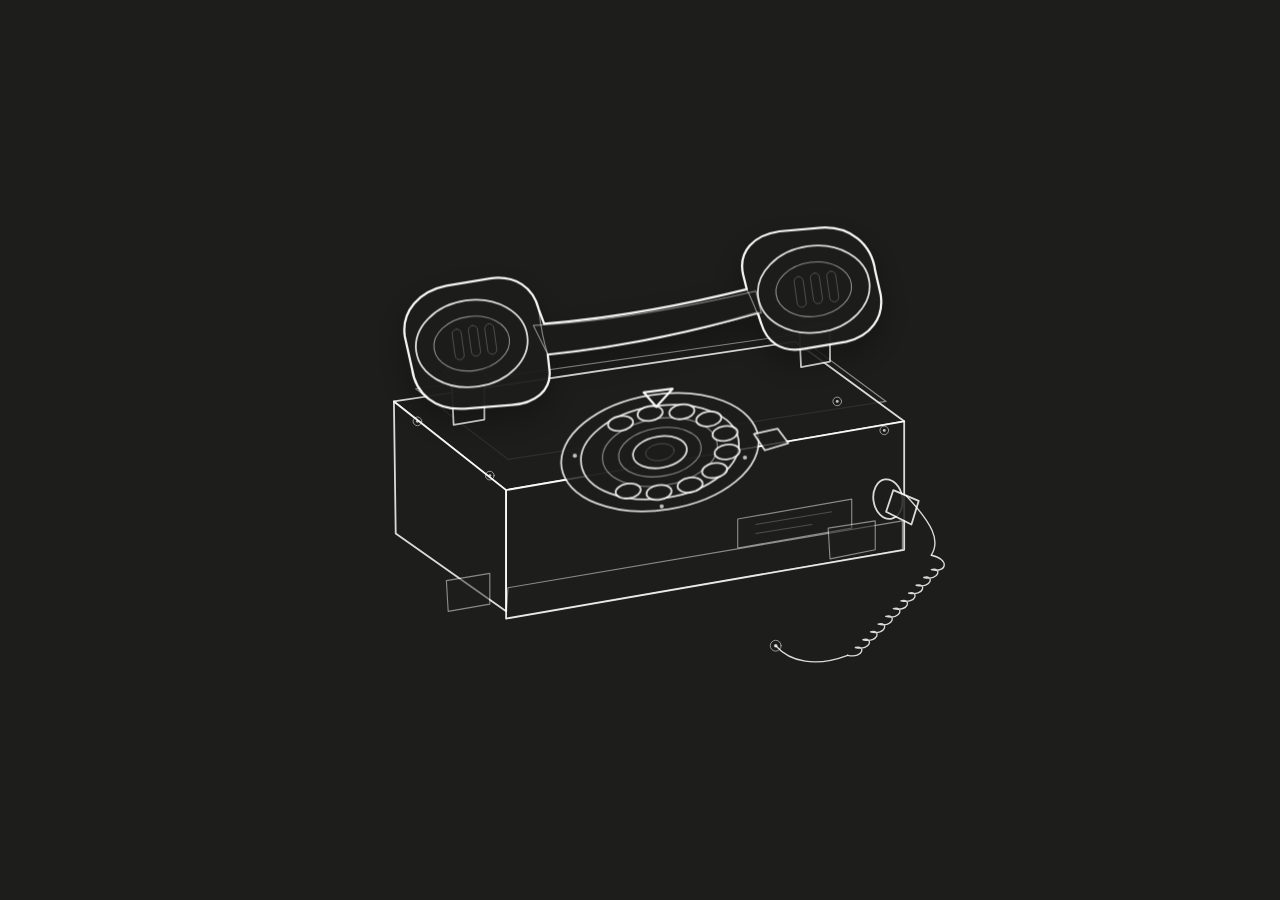
<file: anatomy/telephone/preview.html>
<!doctype html><meta charset="utf-8"><title>Telephone Anatomy</title><style>html,body{height:100%;margin:0;background:#1d1d1b;display:grid;place-items:center}.iso-plate{width:min(90vw,760px)}svg{display:block;width:100%;height:auto}</style><div class="iso-plate"><svg xmlns="http://www.w3.org/2000/svg" viewBox="0 0 420 270" role="img" aria-labelledby="phone-title phone-desc">
  <title id="phone-title">Anatomi telepon meja klasik</title>
  <desc id="phone-desc">Ilustrasi isometrik bergaris putih yang memperlihatkan handset, rotary dial, dudukan, sekrup, kaki, dan kabel spiral.</desc>
  <style>
    .line,.fine,.faint,.bright,.dot-ring{fill:none;stroke:#fff;vector-effect:non-scaling-stroke;stroke-linecap:round;stroke-linejoin:round}
    .solid{fill:#1d1d1b}
    .line{stroke-width:1.8;opacity:.84}.fine{stroke-width:1.15;opacity:.48}.faint{stroke-width:.8;opacity:.28}.bright{stroke-width:2.25;opacity:.96}
    .dot-ring{stroke-width:1;opacity:.55}.dot{fill:#fff;opacity:.72}.cord{stroke-width:1.35}.handset{filter:drop-shadow(0 7px 8px rgba(0,0,0,.28))}
    [data-assembly]{transform-box:fill-box;transform-origin:center;will-change:transform}
  </style>
  <g data-part="rear-ledge"><path class="iso-line fine solid" d="M86 101 296 71 346 108 137 140Z"/></g>
  <g data-part="top-shell"><path class="iso-line line solid" d="M74 108 296 75 356 119 136 157Z"/></g>
  <g data-part="left-shell"><path class="iso-line line solid" d="M74 108 136 157 136 224 75 181Z"/></g>
  <g data-part="front-shell"><path class="iso-line line solid" d="M136 157 356 119 356 190 136 228Z"/></g>
  <g data-part="front-lip"><path class="iso-line fine" d="M137 211 355 174 355 190 136 228Z"/></g>
  <g data-part="label-plate"><path class="iso-line fine solid" d="M264 173 327 162 327 178 264 189Z"/></g>
  <g data-part="label-rule-a"><path class="iso-line faint" d="M274 176 316 169"/></g>
  <g data-part="label-rule-b"><path class="iso-line faint" d="M274 181 305 176"/></g>
  <g data-part="left-foot"><path class="iso-line fine solid" d="M103 207 127 203 127 220 104 224Z"/></g>
  <g data-part="right-foot"><path class="iso-line fine solid" d="M314 178 340 174 340 190 315 195Z"/></g>
  <g data-part="shell-screw-1"><circle class="iso-line dot-ring" cx="87" cy="119" r="2.4"/><circle class="dot" cx="87" cy="119" r=".8"/></g>
  <g data-part="shell-screw-2"><circle class="iso-line dot-ring" cx="127" cy="149" r="2.4"/><circle class="dot" cx="127" cy="149" r=".8"/></g>
  <g data-part="shell-screw-3"><circle class="iso-line dot-ring" cx="319" cy="108" r="2.4"/><circle class="dot" cx="319" cy="108" r=".8"/></g>
  <g data-part="shell-screw-4"><circle class="iso-line dot-ring" cx="345" cy="124" r="2.4"/><circle class="dot" cx="345" cy="124" r=".8"/></g>
  <g data-part="cradle-left-post"><path class="iso-line line solid" d="M101 91 119 88 128 96 110 100Z M106 99 124 96 124 118 107 121Z"/></g>
  <g data-part="cradle-right-post"><path class="iso-line line solid" d="M292 59 310 56 320 64 301 68Z M298 67 315 64 315 86 299 89Z"/></g>
  <g data-part="cradle-left-pad"><path class="iso-line fine solid" d="M99 86 121 82 131 89 108 94Z"/></g>
  <g data-part="cradle-right-pad"><path class="iso-line fine solid" d="M289 53 312 49 322 56 299 61Z"/></g>
  <g data-assembly="dial"><g data-part="dial-bezel"><g transform="translate(221 136) rotate(-9) scale(1 .58)"><circle class="iso-line line solid" r="55"/></g></g>
<g data-part="dial-ring"><g transform="translate(221 136) rotate(-9) scale(1 .58)"><circle class="iso-line line solid" r="44"/><circle class="iso-line fine" r="32"/></g></g>
<g data-part="dial-inner"><g transform="translate(221 136) rotate(-9) scale(1 .58)"><circle class="iso-line fine solid" r="23"/></g></g>
<g data-part="dial-hub"><g transform="translate(221 136) rotate(-9) scale(1 .58)"><circle class="iso-line line solid" r="15"/><circle class="iso-line faint" r="8"/></g></g>
<g data-part="dial-hole-1"><g transform="translate(221 136) rotate(-9) scale(1 .58)"><circle class="iso-line line solid" cx="-19.00" cy="-32.91" r="7"/></g></g>
<g data-part="dial-hole-2"><g transform="translate(221 136) rotate(-9) scale(1 .58)"><circle class="iso-line line solid" cx="-1.99" cy="-37.95" r="7"/></g></g>
<g data-part="dial-hole-3"><g transform="translate(221 136) rotate(-9) scale(1 .58)"><circle class="iso-line line solid" cx="15.46" cy="-34.71" r="7"/></g></g>
<g data-part="dial-hole-4"><g transform="translate(221 136) rotate(-9) scale(1 .58)"><circle class="iso-line line solid" cx="29.53" cy="-23.91" r="7"/></g></g>
<g data-part="dial-hole-5"><g transform="translate(221 136) rotate(-9) scale(1 .58)"><circle class="iso-line line solid" cx="37.17" cy="-7.90" r="7"/></g></g>
<g data-part="dial-hole-6"><g transform="translate(221 136) rotate(-9) scale(1 .58)"><circle class="iso-line line solid" cx="36.71" cy="9.84" r="7"/></g></g>
<g data-part="dial-hole-7"><g transform="translate(221 136) rotate(-9) scale(1 .58)"><circle class="iso-line line solid" cx="28.24" cy="25.43" r="7"/></g></g>
<g data-part="dial-hole-8"><g transform="translate(221 136) rotate(-9) scale(1 .58)"><circle class="iso-line line solid" cx="13.62" cy="35.48" r="7"/></g></g>
<g data-part="dial-hole-9"><g transform="translate(221 136) rotate(-9) scale(1 .58)"><circle class="iso-line line solid" cx="-3.97" cy="37.79" r="7"/></g></g>
<g data-part="dial-hole-10"><g transform="translate(221 136) rotate(-9) scale(1 .58)"><circle class="iso-line line solid" cx="-20.70" cy="31.87" r="7"/></g></g>
<g data-part="dial-stop"><path class="iso-line line solid" d="M273 126 286 123 292 131 279 135Z"/></g>
<g data-part="dial-marker"><path class="iso-line bright" d="M212 103 219 111 228 101Z"/></g>
<g data-part="dial-mount-1"><circle class="dot" cx="174" cy="138" r="1.15"/></g>
<g data-part="dial-mount-2"><circle class="dot" cx="222" cy="166" r="1.15"/></g>
<g data-part="dial-mount-3"><circle class="dot" cx="268" cy="139" r="1.15"/></g></g>
  <g data-assembly="handset"><g data-part="handset-body"><path class="iso-line bright solid handset" d="M80 72C78 58 88 47 103 44L127 40C141 38 151 45 154 57L157 65C195 62 233 55 269 46L267 38C264 25 273 16 287 14L310 12C326 11 338 21 340 36L343 49C345 62 337 72 324 75L300 79C288 81 280 75 277 65L275 59C238 70 198 78 159 82L160 91C161 102 152 109 139 110L113 112C97 113 86 104 84 90Z"/></g>
<g data-part="handset-grip"><path class="iso-line fine solid" d="M151 66C190 64 231 57 274 47L277 59C237 70 198 78 159 82Z"/></g>
<g data-part="left-cup-ring"><ellipse class="iso-line line solid" cx="117" cy="76" rx="31" ry="24" transform="rotate(-8 117 76)"/></g>
<g data-part="left-cup-inner"><ellipse class="iso-line fine solid" cx="117" cy="76" rx="21" ry="15" transform="rotate(-8 117 76)"/></g>
<g data-part="right-cup-ring"><ellipse class="iso-line line solid" cx="306" cy="46" rx="31" ry="24" transform="rotate(-8 306 46)"/></g>
<g data-part="right-cup-inner"><ellipse class="iso-line fine solid" cx="306" cy="46" rx="21" ry="15" transform="rotate(-8 306 46)"/></g>
<g data-part="left-acoustic-107"><rect class="iso-line faint" x="107" y="68" width="5" height="17" rx="2.5" transform="rotate(-8 109.5 76.5)"/></g>
<g data-part="left-acoustic-116"><rect class="iso-line faint" x="116" y="66" width="5" height="17" rx="2.5" transform="rotate(-8 118.5 74.5)"/></g>
<g data-part="left-acoustic-125"><rect class="iso-line faint" x="125" y="65" width="5" height="17" rx="2.5" transform="rotate(-8 127.5 73.5)"/></g>
<g data-part="right-acoustic-296"><rect class="iso-line faint" x="296" y="39" width="5" height="17" rx="2.5" transform="rotate(-8 298.5 47.5)"/></g>
<g data-part="right-acoustic-305"><rect class="iso-line faint" x="305" y="37" width="5" height="17" rx="2.5" transform="rotate(-8 307.5 45.5)"/></g>
<g data-part="right-acoustic-314"><rect class="iso-line faint" x="314" y="36" width="5" height="17" rx="2.5" transform="rotate(-8 316.5 44.5)"/></g>
<g data-part="left-neck-seam"><path class="iso-line fine" d="M154 57C155 66 156 73 159 82"/></g>
<g data-part="right-neck-seam"><path class="iso-line fine" d="M269 46C272 52 274 57 277 65"/></g></g>
  <g data-part="cord-port"><ellipse class="iso-line line solid" cx="347" cy="162" rx="8" ry="11" transform="rotate(-9 347 162)"/></g>
  <g data-part="cord-connector"><path class="iso-line line solid" d="M350 157 364 163 360 176 346 169Z"/></g>
  <g data-part="cord-lead"><path class="iso-line line cord" d="M357 160C372 176 376 185 371 193"/></g>
  <g data-part="cord-coil"><path class="iso-line line cord" d="M371 193 C381 195,380 203,371 201 C376.8 199.3,375.8 207.3,366.8 205.3 C372.6 203.6,371.6 211.6,362.6 209.6 C368.4 207.9,367.4 215.9,358.4 213.9 C364.2 212.2,363.2 220.2,354.2 218.2 C360 216.5,359 224.5,350 222.5 C355.8 220.8,354.8 228.8,345.8 226.8 C351.6 225.1,350.6 233.1,341.6 231.1 C347.4 229.4,346.4 237.4,337.4 235.4 C343.2 233.7,342.2 241.7,333.2 239.7 C339 238,338 246,329 244 C334.8 242.3,333.8 250.3,324.8 248.3"/></g>
  <g data-part="cord-tail"><path class="iso-line line cord" d="M324.8 248.3C307 255 293 252 285 243"/></g>
  <g data-part="cord-terminal"><circle class="iso-line dot-ring" cx="285" cy="243" r="3"/><circle class="dot" cx="285" cy="243" r="1"/></g>
</svg></div>
</file>
<file: professional.css>
/* Visual system: deep neutral surfaces, restrained HDR highlights, and clear type. */
:root {
  color-scheme: dark;
  --primary: #eff5fb;
  --secondary: #8acfff;
  --accent: #acdfff;
  --light: #101b2b;
  --dark: #070d16;
  --text: #e7edf5;
  --glass-bg: rgba(11, 20, 33, .88);
  --glass-border: rgba(174, 217, 235, .13);
  --surface: #111d2d;
  --surface-raised: #17263a;
  --muted: #a9bbca;
  --line: rgba(183, 218, 233, .13);
  --glow: rgba(105, 190, 255, .28);
  --transition: transform .35s ease, background .35s ease, border-color .35s ease, box-shadow .35s ease, color .35s ease;
}

html { scroll-padding-top: 86px; }
body { font-family: 'DM Sans', sans-serif; background: #090e18; color: var(--text); }
main { background: #090e18; }
h1, h2, h3, .logo, .footer-logo { font-family: Manrope, 'DM Sans', sans-serif; }
::selection { background: #8acfff; color: #081927; }
:focus-visible { outline: 2px solid #b7e5ff; outline-offset: 4px; }
.cursor-aura { position: fixed; left: 0; top: 0; width: 300px; height: 300px; z-index: 3; pointer-events: none; border-radius: 50%; opacity: 0; background: radial-gradient(circle, rgba(113,195,255, .085), transparent 68%); mix-blend-mode: screen; transition: opacity .3s ease; }
.cursor-aura.visible { opacity: 1; }
.container { width: min(100% - 48px, 1200px); padding: 0; }
.section { padding: clamp(76px, 8vw, 118px) 0; scroll-margin-top: 80px; }
.section-title { font-size: clamp(2.2rem, 4.3vw, 3.7rem); line-height: 1.15; letter-spacing: -.045em; color: #f2f7fa; margin-bottom: 48px; }
.section-title::after { bottom: -18px; width: 42px; height: 3px; background: linear-gradient(90deg, #7dc8ff, #e2f4ff); }
.section-desc { color: var(--muted); font-weight: 500; font-size: 1.05rem; margin: -12px auto 34px; }

header { background: rgba(7, 13, 22, .82); border-bottom: 1px solid var(--line); backdrop-filter: blur(22px); -webkit-backdrop-filter: blur(22px); }
header.scrolled { box-shadow: 0 18px 45px rgba(0, 0, 0, .23); }
.nav-container { padding: 15px 0; gap: 24px; }
.logo { font-size: 1.32rem; color: #f7fafc; letter-spacing: -.04em; }
.logo-img { height: 34px; width: 34px; object-fit: contain; margin-right: 10px; }
.logo span, .footer-logo span { color: #8acfff; }
.logo > span { color: #f7fafc; }
.nav-menu { gap: clamp(10px, 1.8vw, 23px); }
.nav-link { color: #bccbd6; font-weight: 600; font-size: .85rem; }
.nav-link:hover, .nav-link.active { color: #a6dcff; }
.nav-link::after { background: #7fcaff; }
.hamburger { background: transparent; border: 0; color: white; padding: 8px; }

.btn, .mini-link { background: #8acfff; color: #081927; border: 1px solid transparent; border-radius: 12px; box-shadow: 0 10px 30px rgba(91,172,234, .15); text-transform: none; letter-spacing: 0; font-family: Manrope, sans-serif; font-weight: 800; }
.btn:hover, .mini-link:hover { background: #c4e9ff; color: #081927; box-shadow: 0 12px 34px rgba(124,205,255, .25); transform: translateY(-3px); }
.btn-outline, .hero-cta .btn-outline { background: rgba(255,255,255,.035); color: #e4edf3; border: 1px solid rgba(195, 230, 236, .23); box-shadow: none; }
.btn-outline:hover, .hero-cta .btn-outline:hover { background: rgba(108,190,247, .13); border-color: #8dd0ff; color: white; }
.mini-link i { color: inherit; }

.hero { min-height: min(840px, 100svh); padding: 130px 0 90px; isolation: isolate; background: radial-gradient(ellipse at 75% 41%, rgba(48,108,180, .2), transparent 39%), radial-gradient(ellipse at 13% 85%, rgba(39, 77, 114, .16), transparent 43%), #090e18; }
.hero::before { width: 54vw; height: 54vw; max-width: 800px; max-height: 800px; top: 12%; right: -20%; background: radial-gradient(circle, rgba(61,119,186, .13), transparent 69%); }
.hero::after { width: 1px; height: 70%; right: 8%; bottom: 0; background: linear-gradient(transparent, rgba(159,209,255, .18), transparent); border-radius: 0; }
.hero-content { grid-template-columns: minmax(0, 1.14fr) minmax(330px, .86fr); gap: clamp(34px, 6vw, 92px); }
.hero-kicker { color: #8acfff; font-size: .73rem; letter-spacing: .27em; font-weight: 800; gap: 14px; margin-bottom: 24px; }
.hero-kicker::before { width: 28px; height: 2px; background: #8acfff; }
.hero-title { font-size: clamp(3.5rem, 6.4vw, 6.8rem); letter-spacing: -.075em; line-height: 1.04; color: #f5f8fa; margin-bottom: 27px; }
.hero-title span { color: #8dcfff; }
.hero-subtitle { display: flex; padding: 0; background: none; border-radius: 0; box-shadow: none; color: #dfebf1; font-size: clamp(.97rem, 1.4vw, 1.15rem); font-weight: 600; gap: 12px; margin-bottom: 20px; }
.hero-subtitle i { color: #89ccfa; font-size: 1rem; }
.hero-copy { max-width: 540px; color: #abbdc9; font-size: clamp(1.05rem, 1.7vw, 1.28rem); font-weight: 400; line-height: 1.7; margin-bottom: 35px; }
.hero-cta { flex-wrap: wrap; gap: 12px; }
.hero-cta .btn { min-width: 0; min-height: 51px; border-radius: 11px; border: 1px solid transparent; background: #8acfff; color: #081927; font-size: .82rem; box-shadow: 0 10px 34px rgba(91,172,234, .16); }
.hero-cta .btn:hover { background: #c4e9ff; border-color: transparent; }
.hero-cta .btn-outline { background: rgba(255,255,255,.035); color: #e4edf3; border-color: rgba(195,230,236,.23); box-shadow: none; }
.hero-cta .btn-outline:hover { background: rgba(108,190,247,.13); border-color: #8dd0ff; color: white; }

.hero-image { width: min(100%, 475px); aspect-ratio: .83; animation: none; isolation: isolate; align-items: flex-end; transform: translate3d(0,0,0); transition: transform .25s ease-out; }
.hero-image::before { inset: auto -8% 4% -8%; width: auto; height: 75%; background: radial-gradient(ellipse, rgba(106,197,255, .2), transparent 69%); filter: blur(35px); opacity: 1; }
.hero-image::after { inset: 8% 7% -3%; border-radius: 42% 42% 20px 20px; background: linear-gradient(145deg, rgba(109,195,255,.3), rgba(62,115,183,.09) 52%, rgba(160,214,255,.16)); filter: blur(20px); z-index: -2; }
.portrait-glow { position: absolute; inset: 4% 1% 3%; z-index: -1; border-radius: 36px; background: radial-gradient(circle at var(--photo-x, 50%) var(--photo-y, 40%), rgba(128,209,255, .43), transparent 42%); filter: blur(34px); opacity: .8; transition: opacity .25s ease; }
.portrait-frame { position: relative; width: 100%; height: 92%; border-radius: 34px; overflow: hidden; border: 1px solid rgba(168,216,255, .25); background: radial-gradient(circle at 55% 20%, #233c5c 0%, #142943 45%, #0c1927 100%); box-shadow: 0 35px 90px rgba(0,0,0,.38), inset 0 1px 0 rgba(255,255,255,.17); }
.portrait-frame::before { content: ''; position: absolute; inset: 0; z-index: 2; pointer-events: none; background: radial-gradient(circle at var(--photo-x, 50%) var(--photo-y, 40%), rgba(255,255,255,.16), transparent 37%), linear-gradient(180deg, transparent 58%, rgba(7,13,22,.3)); mix-blend-mode: screen; }
.hero-img { width: 100%; height: 100%; object-fit: contain; object-position: bottom center; border: 0; border-radius: 0; background: none; box-shadow: none; filter: drop-shadow(0 22px 22px rgba(0,0,0,.18)); transform: scale(1.02); transition: transform .55s ease, filter .55s ease; }
.hero-image:hover .hero-img { transform: scale(1.055); filter: drop-shadow(0 28px 31px rgba(0,0,0,.25)) brightness(1.05); }
.hero-image:hover .portrait-glow { opacity: 1; }

.about, .resume, .skills, .portfolio-overview, .photography, .design-section, .development, .certifications { background: #0c1421; }
.resume, .portfolio-overview, .photography, .development { background: #101b2a; }
.glass-card, .highlight-item, .fact-item, .resume-card, .skill-category, .skill-item, .portfolio-tab, .cert-intro, .cert-highlight, .cert-stat, .cert-card { background: var(--surface); color: var(--text); border: 1px solid var(--line); border-radius: 18px; box-shadow: 0 14px 32px rgba(0,0,0,.08); }
.glass-card { backdrop-filter: none; }
.highlight-item, .fact-item, .resume-card, .skill-category, .portfolio-tab, .cert-intro, .cert-highlight, .cert-card { padding: 25px; }
.fact-item, .education-item { border-left: 3px solid #7bc5f7; }
.about-text p, .highlight-item p, .resume-card li, .education-item p, .skill-note, .portfolio-tab p, .cert-card p, .cert-intro p, .cert-highlight p, .cert-stat span, .fact-label { color: var(--muted); }
.highlight-item h3, .fact-value, .resume-card h3, .education-item h3, .skill-title, .skill-name, .portfolio-tab h3, .cert-intro h3, .cert-highlight h3, .cert-card h3 { color: #edf5f8; }
.highlight-item i, .resume-meta, .cert-stat strong, .portfolio-tab a { color: #91d3ff; }
.tag, .cert-tag { background: rgba(113,190,247, .1); color: #b9e4ff; border: 1px solid rgba(113,190,247,.16); font-weight: 600; }
.skill-icon, .photography .skill-icon, .design .skill-icon, .development .skill-icon, .portfolio-icon, .portfolio-tab:nth-child(2) .portfolio-icon, .portfolio-tab:nth-child(3) .portfolio-icon, .cert-icon { background: rgba(112,190,247,.12); color: #92d4ff; border: 1px solid rgba(112,190,247,.16); }
.skill-category:hover, .portfolio-tab:hover, .cert-card:hover { border-color: rgba(132,204,255,.42); box-shadow: 0 22px 45px rgba(0,0,0,.18); }
.skill-item:hover { background: var(--surface-raised); box-shadow: 0 12px 25px rgba(0,0,0,.2); }
.design-grid, .cert-grid { scrollbar-color: #5189b5 #152437; }
.design-grid::-webkit-scrollbar-track, .cert-grid::-webkit-scrollbar-track { background: #152437; }
.design-grid::-webkit-scrollbar-thumb, .cert-grid::-webkit-scrollbar-thumb { background: #5189b5; }

.photo-grid, .design-grid, .dev-grid { gap: 18px; }
.photo-item, .design-item, .dev-item { height: 340px; border: 1px solid rgba(150,198,235,.13); border-radius: 18px; padding: 0; background: #152333; box-shadow: 0 16px 35px rgba(0,0,0,.2); overflow: hidden; transform: translateZ(0); }
.photo-item::after, .design-item::after, .dev-item::after { content: ''; position: absolute; inset: 0; pointer-events: none; z-index: 2; border-radius: inherit; background: radial-gradient(360px circle at var(--card-x, 50%) var(--card-y, 50%), rgba(153,216,255,.28), transparent 60%); opacity: 0; transition: opacity .3s ease; }
.photo-item:hover::after, .design-item:hover::after, .dev-item:hover::after { opacity: 1; }
.photo-item:hover, .design-item:hover, .dev-item:hover { transform: translateY(-6px); box-shadow: 0 24px 50px rgba(0,0,0,.34), 0 0 32px rgba(71,142,208,.16); border-color: rgba(132,204,255,.5); }
.photo-img, .design-img, .dev-img { object-fit: cover; transition: transform .7s cubic-bezier(.2,.7,.2,1), filter .5s ease; }
.photo-item:hover .photo-img, .design-item:hover .design-img, .dev-item:hover .dev-img { transform: scale(1.055); filter: saturate(1.12) brightness(1.04); }
.photo-overlay, .design-overlay, .dev-overlay { justify-content: flex-end; align-items: flex-start; text-align: left; background: linear-gradient(180deg, transparent 30%, rgba(5,12,22,.9) 100%); opacity: 1; padding: 24px; z-index: 1; }
.photo-title { margin-bottom: 5px; font-size: 1.28rem; }
.project-meta { color: #cfdee5; font-weight: 500; margin-bottom: 12px; }
.photo-overlay .btn, .design-overlay .btn, .dev-overlay .btn { padding: 7px 12px; font-size: .74rem; background: rgba(131,199,247,.15); color: #e0f3ff; border: 1px solid rgba(131,199,247,.4); box-shadow: none; }
.photo-overlay .btn:hover, .design-overlay .btn:hover, .dev-overlay .btn:hover { background: #8acfff; color: #081927; }
.lightbox { background: rgba(3,8,14,.93); backdrop-filter: blur(16px); }
.lightbox-content { max-width: min(94vw, 1200px); max-height: 88vh; object-fit: contain; box-shadow: 0 22px 80px rgba(0,0,0,.6), 0 0 48px rgba(89,168,234,.14); }
.lightbox .close { top: 18px; right: 24px; width: 46px; height: 46px; border-radius: 50%; border: 1px solid rgba(255,255,255,.28); background: rgba(255,255,255,.1); font-size: 30px; line-height: 1; }

.contact-cta { padding: 92px 0; background: radial-gradient(ellipse at 50% 0%, rgba(73,137,207,.19), transparent 60%), #0a1520; border-top: 1px solid var(--line); }
.contact-cta h2 { font-size: clamp(2.3rem, 4.3vw, 4rem); letter-spacing: -.045em; }
.contact-cta p { color: #b7c8d3; }
.contact-actions .btn { margin: 0; }
footer { background: #080d16; border-top: 1px solid var(--line); }
.social-link { background: #152537; border-color: var(--line); }
.social-link:hover { background: #315f88; }
.footer-heading::after { background: #7fcaff; }
.footer-links li { color: #aabcca; overflow-wrap: anywhere; }
.footer-links a:hover { color: #91d3ff; }
.back-to-top { background: #83cbff; color: #081927; border: 0; box-shadow: 0 8px 25px rgba(85,167,234,.2); }
.back-to-top:hover { background: #b7e3ff; }

@media (dynamic-range: high) {
  .hero, .hero-image { --glow: color(display-p3 .43 .74 1 / .3); }
  .portrait-glow { background: radial-gradient(circle at var(--photo-x, 50%) var(--photo-y, 40%), color(display-p3 .45 .79 1 / .5), transparent 42%); }
  .hero-title span { color: color(display-p3 .56 .83 1); }
}

@media (max-width: 992px) {
  .hero { min-height: auto; padding: 135px 0 90px; }
  .hero-content { grid-template-columns: 1fr; gap: 42px; }
  .hero-text { max-width: 660px; margin: 0 auto; }
  .hero-image { width: min(100%, 440px); }
  .hero-copy { margin-left: auto; margin-right: auto; }
  .hero-subtitle { justify-content: center; text-align: center; }
}
@media (max-width: 768px) {
  .nav-menu { width: min(82vw, 350px); background: rgba(9,19,31,.97); border-left-color: var(--line); box-shadow: -30px 0 70px rgba(0,0,0,.4); }
  .nav-link { color: #dce9ef; }
  .hamburger { display: block; }
  .section { padding: 72px 0; }
  .hero-title { font-size: clamp(3rem, 11vw, 5rem); }
  .hero-image { width: min(100%, 390px); }
  .hero-cta { justify-content: center; }
  .portfolio-tab { min-height: 175px; }
  .photo-item, .design-item, .dev-item { height: 310px; }
}
@media (max-width: 576px) {
  .container { width: min(100% - 36px, 1200px); }
  .hero { padding: 115px 0 74px; }
  .hero-kicker { justify-content: center; font-size: .66rem; }
  .hero-title { font-size: clamp(2.75rem, 12vw, 3.7rem); margin-bottom: 23px; }
  .hero-subtitle { font-size: .9rem; gap: 9px; }
  .hero-subtitle i { display: none; }
  .hero-copy { font-size: 1rem; }
  .hero-cta .btn { width: 100%; }
  .hero-image { width: min(100% - 12px, 350px); }
  .section-title { font-size: 2.2rem; }
  .photo-item, .design-item, .dev-item { height: 330px; }
  .cert-stats { grid-template-columns: repeat(3, 1fr); }
  .cert-stat { padding: 10px 6px; }
  .cert-stat strong { font-size: 1.12rem; }
}
@media (hover: none), (pointer: coarse) {
  .photo-overlay, .design-overlay, .dev-overlay { opacity: 1; }
  .hero-image { transform: none !important; }
}
@media (prefers-reduced-motion: reduce) {
  *, *::before, *::after { scroll-behavior: auto !important; animation-duration: .01ms !important; transition-duration: .01ms !important; }
  .hero-image { transform: none !important; }
}

/* Light presentation, retaining the blue interaction accents. */
:root {
  color-scheme: light;
  --primary: #132b46;
  --dark: #10263f;
  --text: #18314d;
  --light: #f1f7fd;
  --glass-bg: rgba(255,255,255,.9);
  --glass-border: rgba(73,133,189,.15);
  --surface: #ffffff;
  --surface-raised: #f4f9ff;
  --muted: #526b82;
  --line: rgba(65,119,170,.16);
}
body, main { background: #f7faff; }
.cursor-aura { mix-blend-mode: multiply; background: radial-gradient(circle, rgba(84,169,239,.13), transparent 68%); }
.section-title { color: #132b46; }
header { background: rgba(255,255,255,.88); }
header.scrolled { box-shadow: 0 12px 35px rgba(36,81,125,.1); }
.logo, .logo > span { color: #18314d; }
.logo span, .footer-logo span { color: #287cb9; }
.nav-link { color: #48627d; }
.nav-link:hover, .nav-link.active { color: #146aa8; }
.hamburger { color: #18314d; }
.btn, .mini-link, .hero-cta .btn { background: #7fc9fa; color: #0b2944; box-shadow: 0 10px 26px rgba(65,151,218,.15); }
.btn:hover, .mini-link:hover, .hero-cta .btn:hover { background: #a7dcff; color: #0b2944; }
.btn-outline, .hero-cta .btn-outline { background: #fff; color: #1c5f94; border-color: rgba(51,117,177,.24); box-shadow: none; }
.btn-outline:hover, .hero-cta .btn-outline:hover { background: #e8f5ff; color: #174f81; border-color: #69b6ed; }
.hero { background: radial-gradient(ellipse at 78% 34%, rgba(122,196,255,.23), transparent 39%), radial-gradient(ellipse at 11% 80%, rgba(187,219,250,.25), transparent 47%), #f7faff; }
.hero::before { background: radial-gradient(circle, rgba(104,182,245,.13), transparent 69%); }
.hero::after { background: linear-gradient(transparent, rgba(84,167,233,.18), transparent); }
.hero-kicker { color: #277ab6; }
.hero-kicker::before { background: #5aafe8; }
.hero-title { color: #122b48; }
.hero-title span { color: #378ecb; }
.hero-subtitle { color: #254563; }
.hero-subtitle i { color: #277fb9; }
.hero-copy { color: #4b657e; }
.portrait-frame { background: radial-gradient(circle at 55% 20%, #e9f5ff 0%, #d7eaf9 53%, #bfdaf0 100%); border-color: rgba(84,155,217,.35); box-shadow: 0 30px 70px rgba(49,98,145,.18), inset 0 1px 0 #fff; }
.portrait-frame::before { background: radial-gradient(circle at var(--photo-x,50%) var(--photo-y,40%), rgba(255,255,255,.23), transparent 37%), linear-gradient(180deg, transparent 58%, rgba(61,125,182,.08)); }
.about, .skills, .design, .certifications { background: #fff; }
.resume, .portfolio-overview, .photography, .development { background: #f1f7fd; }
.glass-card, .highlight-item, .fact-item, .resume-card, .skill-category, .skill-item, .portfolio-tab, .cert-intro, .cert-highlight, .cert-stat, .cert-card { background: #fff; color: #18314d; border-color: var(--line); box-shadow: 0 12px 30px rgba(33,81,124,.06); }
.highlight-item h3, .fact-value, .resume-card h3, .education-item h3, .skill-title, .skill-name, .portfolio-tab h3, .cert-intro h3, .cert-highlight h3, .cert-card h3 { color: #173653; }
.highlight-item i, .resume-meta, .cert-stat strong, .portfolio-tab a { color: #246fa9; }
.tag, .cert-tag { background: #eaf5ff; color: #245c8b; border-color: #d2e9fb; }
.skill-icon, .photography .skill-icon, .design .skill-icon, .development .skill-icon, .portfolio-icon, .portfolio-tab:nth-child(2) .portfolio-icon, .portfolio-tab:nth-child(3) .portfolio-icon, .cert-icon { background: #eaf5ff; color: #2e83bc; border-color: #d1eafb; }
.skill-item:hover { background: #f3f9ff; }
.design-grid, .cert-grid { scrollbar-color: #82bee9 #e4f1fb; }
.design-grid::-webkit-scrollbar-track, .cert-grid::-webkit-scrollbar-track { background: #e4f1fb; }
.design-grid::-webkit-scrollbar-thumb, .cert-grid::-webkit-scrollbar-thumb { background: #82bee9; }
.photo-item, .design-item, .dev-item { border-color: #d0e5f5; box-shadow: 0 15px 35px rgba(31,79,122,.12); }
.photo-item:hover, .design-item:hover, .dev-item:hover { box-shadow: 0 22px 42px rgba(31,79,122,.2), 0 0 28px rgba(76,169,239,.18); }
.contact-cta { background: radial-gradient(ellipse at 50% 0%, rgba(131,200,255,.18), transparent 60%), #e9f5ff; color: #173653; }
.contact-cta p { color: #4e6981; }
footer { background: #e6f1fb; color: #18314d; }
.footer-links li { color: #4d657b; }
.footer-links a:hover { color: #226ca5; }
.social-link { background: #d1e7f8; color: #205a87; border-color: #bedbf0; }
.social-link i { color: #205a87; }
.social-link:hover, .social-link:hover i { background: #b5dcf7; color: #123f68; }
.copyright { border-color: #c8ddeb; color: #536b7f; }
@media (dynamic-range: high) { .hero-title span { color: color(display-p3 .22 .56 .8); } }
@media (max-width: 768px) {
  .nav-menu { background: rgba(250,253,255,.98); box-shadow: -25px 0 60px rgba(41,85,125,.16); }
  .nav-link { color: #254765; }
}

/* Keep scrolling and hover effects inexpensive on GitHub Pages and mobile devices. */
:root { --transition: transform .22s ease, background-color .22s ease, border-color .22s ease, color .22s ease, opacity .22s ease; }
header { background: rgba(255,255,255,.97); backdrop-filter: none; -webkit-backdrop-filter: none; }
.nav-menu { backdrop-filter: none; -webkit-backdrop-filter: none; }
.hero-image { transform: none; transition: none; }
.hero-image::before, .hero-image::after { filter: none; }
.portrait-glow { background: radial-gradient(circle at 50% 40%, rgba(128,209,255,.28), transparent 55%); filter: blur(14px); transition: none; }
.portrait-frame::before { background: linear-gradient(180deg, rgba(255,255,255,.14), transparent 55%); mix-blend-mode: normal; }
.hero-img { filter: none; transition: none; }
.hero-image:hover .hero-img { transform: none; filter: none; }
.portrait-frame .hero-img { position: absolute; inset: 0; opacity: 0; visibility: hidden; transform: translate3d(0, 100%, 0); }
.portrait-frame .hero-img.is-active { opacity: 1; visibility: visible; transform: translate3d(0, 0, 0); }
.portrait-frame .hero-img.is-entering { animation: portrait-slide-in .7s ease-in-out both; }
.portrait-frame .hero-img.is-exiting { opacity: 1; visibility: visible; animation: portrait-slide-out .7s ease-in-out both; }
@keyframes portrait-slide-in {
  from { transform: translate3d(0, 100%, 0); }
  to { transform: translate3d(0, 0, 0); }
}
@keyframes portrait-slide-out {
  from { transform: translate3d(0, 0, 0); }
  to { transform: translate3d(0, -100%, 0); }
}
@media (prefers-reduced-motion: reduce) {
  .portrait-frame .hero-img { transition: none; }
  .portrait-frame .hero-img.is-entering, .portrait-frame .hero-img.is-exiting { animation: none; }
}
.photo-item, .design-item, .dev-item { transform: none; transition: transform .22s ease, border-color .22s ease; }
.photo-item::after, .design-item::after, .dev-item::after { display: none; }
.photo-item:hover, .design-item:hover, .dev-item:hover { transform: translateY(-3px); box-shadow: 0 15px 35px rgba(31,79,122,.12); }
.photo-img, .design-img, .dev-img { transition: transform .25s ease; }
.photo-item:hover .photo-img, .design-item:hover .design-img, .dev-item:hover .dev-img { transform: scale(1.025); filter: none; }
.lightbox { backdrop-filter: none; -webkit-backdrop-filter: none; }

.photo-grid { display: grid; grid-template-columns: repeat(2, minmax(0, 1fr)); }
.design-grid { max-height: none; overflow: visible; padding-right: 0; justify-content: center; }
.photo-grid .photo-item, .design-grid .design-item { height: auto; min-width: 0; display: flex; flex-direction: column; }
.design-grid .design-item { flex: 0 0 calc((100% - 36px) / 3); }
.photo-grid .photo-img { width: 100%; height: auto; aspect-ratio: 3 / 2; object-fit: cover; }
.design-grid .design-img { width: 100%; height: auto; aspect-ratio: 2 / 1; object-fit: contain; background: #f2f7fc; }
.design-grid .design-item--portrait .design-img { object-fit: cover; object-position: center top; }
.photo-grid .photo-item:hover .photo-img, .design-grid .design-item:hover .design-img { transform: none; }
.photo-grid .photo-overlay, .design-grid .design-overlay { position: static; width: auto; height: auto; min-height: 132px; opacity: 1; background: #fff; color: #173653; padding: 18px 20px; justify-content: flex-start; align-items: flex-start; text-align: left; }
.photo-grid .photo-title, .design-grid .photo-title { font-size: 1.04rem; margin-bottom: 4px; }
.photo-grid .project-meta, .design-grid .project-meta { color: #526b82; margin-bottom: 10px; }
.photo-grid .photo-overlay .btn, .design-grid .design-overlay .btn { color: #205a87; background: #eaf5ff; border-color: #d1eafb; }
.photo-grid .photo-overlay .btn:hover, .design-grid .design-overlay .btn:hover { background: #d1eafb; color: #173653; }

.cert-grid { display: grid; grid-template-columns: repeat(2, minmax(0, 1fr)); max-height: none; overflow: visible; padding-right: 0; gap: 18px; }
.cert-grid .cert-card { display: flex; flex-direction: column; flex: none; min-width: 0; min-height: 0; padding: 0; overflow: hidden; border: 1px solid #d0e5f5; border-radius: 18px; background: #fff; box-shadow: 0 15px 35px rgba(31,79,122,.12); transition: transform .22s ease, border-color .22s ease; }
.cert-grid .cert-card:hover { transform: translateY(-3px); border-color: rgba(132,204,255,.5); box-shadow: 0 22px 42px rgba(31,79,122,.2); }
.cert-img { display: block; width: 100%; aspect-ratio: 3 / 2; object-fit: contain; padding: 12px; background: #edf5fb; border-bottom: 1px solid #d0e5f5; }
.cert-overlay { display: flex; flex: 1; flex-direction: column; align-items: flex-start; padding: 18px 20px; background: #fff; color: #173653; }
.cert-grid .cert-overlay .photo-title { font-size: 1.04rem; line-height: 1.35; margin-bottom: 4px; color: #173653; }
.cert-grid .cert-overlay .project-meta { color: #526b82; font-size: .92rem; line-height: 1.5; margin-bottom: 10px; }
.cert-grid .cert-overlay .btn { margin-top: auto; padding: 7px 12px; font-size: .74rem; color: #205a87; background: #eaf5ff; border: 1px solid #d1eafb; box-shadow: none; }
.cert-grid .cert-overlay .btn:hover { background: #d1eafb; color: #173653; }
.cert-actions { display: flex; flex-wrap: wrap; align-items: center; gap: 10px 14px; margin-top: auto; }
.cert-grid .cert-overlay .cert-actions .btn { margin-top: 0; }
.cert-original { color: #205a87; font-size: .78rem; font-weight: 700; text-decoration: underline; text-underline-offset: 3px; }
.cert-original:hover { color: #173653; }
.photo-grid .photo-item:last-child:nth-child(odd), .cert-grid .cert-card:last-child:nth-child(odd) { grid-column: 1 / -1; justify-self: center; width: calc((100% - 18px) / 2); }
@media (max-width: 1099px) {
  .design-grid .design-item { flex-basis: calc((100% - 18px) / 2); }
}
@media (max-width: 768px) {
  .photo-grid { grid-template-columns: 1fr; }
  .design-grid .design-item { flex-basis: 100%; }
  .photo-grid .photo-overlay, .design-grid .design-overlay { min-height: 160px; }
  .cert-grid { grid-template-columns: 1fr; }
  .photo-grid .photo-item:last-child:nth-child(odd), .cert-grid .cert-card:last-child:nth-child(odd) { grid-column: auto; width: 100%; }
}
</file>
<file: editorial.css>
/* Editorial portfolio: charcoal grid, warm paper, and vermilion accents. */
:root {
  color-scheme: light;
  --primary: #1b1a18;
  --secondary: #ed4c32;
  --accent: #ed4c32;
  --dark: #171717;
  --text: #292622;
  --muted: #675f57;
  --line: #d8cfc2;
  --surface: #fffdf8;
  --surface-raised: #f4eee4;
  --paper: #f5efe5;
  --paper-deep: #eae2d6;
  --ink: #171717;
  --red: #ed4c32;
}

html { scroll-padding-top: 82px; }
body, main { background: var(--paper); color: var(--text); }
::selection { background: var(--red); color: white; }
:focus-visible { outline-color: var(--red); }
.container { width: min(100% - 48px, 1200px); }
.section { padding: clamp(78px, 8vw, 116px) 0; }
.section-title {
  color: var(--ink);
  text-align: left;
  font-size: clamp(2.45rem, 5vw, 4.6rem);
  line-height: 1.07;
  letter-spacing: -.065em;
  margin-bottom: 52px;
}
.section-title::after {
  left: 0;
  bottom: -20px;
  transform: none;
  width: 72px;
  height: 5px;
  border-radius: 0;
  background: var(--red);
}
.section-desc {
  color: var(--muted);
  text-align: left;
  font-weight: 500;
  margin: -16px 0 36px;
  max-width: 760px;
}

/* A compact dark masthead keeps the portfolio identity visible on every screen. */
header, header.scrolled {
  background: #171717;
  border-bottom: 1px solid #393631;
  box-shadow: none;
}
.nav-container { position: relative; padding: 14px 0; gap: 20px; }
.logo, .logo > span { color: #f5efe5; }
.logo span span, .footer-logo span { color: var(--red); }
.logo-img { width: 34px; height: 34px; }
.nav-menu { gap: clamp(10px, 1.5vw, 22px); }
.nav-link { color: #d4cdc2; font-size: .83rem; }
.nav-link:hover, .nav-link.active { color: #ff6a50; }
.nav-link::after { background: var(--red); }
.hamburger { color: #f5efe5; }

.btn, .mini-link, .hero-cta .btn {
  border-radius: 4px;
  background: var(--red);
  color: white;
  border: 1px solid var(--red);
  box-shadow: none;
  font-weight: 800;
}
.btn:hover, .mini-link:hover, .hero-cta .btn:hover {
  background: #d73d25;
  color: white;
  border-color: #d73d25;
  box-shadow: 4px 4px 0 rgba(23,23,23,.22);
}
.btn-outline, .hero-cta .btn-outline {
  background: transparent;
  color: var(--ink);
  border: 1px solid var(--ink);
  box-shadow: none;
}
.btn-outline:hover, .hero-cta .btn-outline:hover {
  background: var(--ink);
  color: white;
  border-color: var(--ink);
}

.hero {
  min-height: min(880px, 100svh);
  padding: 132px 0 94px;
  color: var(--paper);
  background-color: #171717;
  background-image:
    linear-gradient(rgba(255,255,255,.065) 1px, transparent 1px),
    linear-gradient(90deg, rgba(255,255,255,.065) 1px, transparent 1px),
    radial-gradient(circle at 74% 45%, rgba(237,76,50,.16), transparent 37%);
  background-size: 42px 42px, 42px 42px, auto;
}
.hero::before { display: none; }
.hero::after {
  content: 'DESIGN  /  PHOTO  /  WEB';
  position: absolute;
  right: 4%;
  bottom: 25px;
  width: auto;
  height: auto;
  color: #b5aba1;
  background: none;
  font: 800 .64rem/1 Manrope, sans-serif;
  letter-spacing: .24em;
}
.hero-content { grid-template-columns: minmax(0, 1.12fr) minmax(310px, .88fr); gap: clamp(38px, 6vw, 90px); }
.hero-kicker { color: #ff6b52; letter-spacing: .28em; }
.hero-kicker::before { background: var(--red); width: 34px; height: 3px; }
.hero-title {
  color: #f8f3e9;
  font-size: clamp(3.5rem, 6.5vw, 6.8rem);
  letter-spacing: -.08em;
  line-height: .98;
}
.hero-title span { color: #f05237; }
.hero-subtitle { color: #f5ebe0; font-size: 1.02rem; }
.hero-subtitle i { color: #ff6b52; }
.hero-copy { color: #cfc7be; max-width: 550px; }
.hero-cta { gap: 11px; }
.hero-cta .btn { min-height: 52px; padding: 12px 17px; font-size: .8rem; }
.hero-cta .btn-outline { color: #f5efe5; border-color: #8d8881; background: #20201f; }
.hero-cta .btn-outline:hover { color: white; border-color: var(--red); background: var(--red); }
.hero-image { width: min(100%, 470px); aspect-ratio: .85; }
.hero-image::before { display: none; }
.hero-image::after {
  inset: 10% -4% -4% 5%;
  border-radius: 0;
  background: var(--red);
  z-index: -1;
}
.portrait-glow { display: none; }
.portrait-frame {
  height: 96%;
  border: 2px solid #f5efe5;
  border-radius: 3px;
  background: radial-gradient(circle at 50% 26%, #faf0df, #d8c8b2 75%);
  box-shadow: 0 30px 65px rgba(0,0,0,.28);
}
.portrait-frame::before { background: linear-gradient(180deg, transparent 67%, rgba(23,23,23,.12)); }
.portrait-frame .hero-img { object-fit: contain; object-position: bottom center; }

.about, .skills, .design { background: var(--paper); }
.resume, .photography, .development, .certifications { background: var(--paper-deep); }
.glass-card, .highlight-item, .fact-item, .resume-card, .skill-category,
.skill-item, .cert-intro, .cert-highlight, .cert-stat, .cert-card {
  background: var(--surface);
  color: var(--text);
  border: 1px solid var(--line);
  border-radius: 5px;
  box-shadow: none;
}
.highlight-item, .fact-item, .education-item { border-left: 4px solid var(--red); }
.about-text p, .highlight-item p, .resume-card li, .education-item p,
.skill-note, .cert-intro p, .cert-highlight p, .cert-stat span, .fact-label {
  color: var(--muted);
}
.about-text strong { color: var(--ink); }
.highlight-item h3, .fact-value, .resume-card h3, .education-item h3,
.skill-title, .skill-name, .cert-intro h3, .cert-highlight h3, .cert-card h3 {
  color: var(--ink);
}
.highlight-item i, .resume-meta, .cert-stat strong { color: var(--red); }
.tag, .cert-tag {
  background: #f8dfd8;
  border: 1px solid #f0b8aa;
  color: #9d321f;
  border-radius: 3px;
}
.skill-icon, .photography .skill-icon, .design .skill-icon,
.development .skill-icon, .cert-icon {
  width: 42px;
  height: 42px;
  flex: 0 0 42px;
  background: var(--red);
  border: 1px solid var(--red);
  color: white;
  border-radius: 3px;
  font-size: 1.15rem;
}
.skill-header { gap: 12px; }
.skill-header .skill-icon { margin-right: 0; }
.skill-category:hover, .cert-card:hover { border-color: var(--red); box-shadow: 6px 6px 0 rgba(237,76,50,.13); }
.skill-item:hover { background: #f9e8e0; box-shadow: none; }
.mini-link { justify-content: center; }
.highlight-actions .mini-link i,
.highlight-actions .mini-link:hover i {
  color: #fff !important;
  width: auto;
  margin: 0;
  font-size: .9em;
  line-height: 1;
}

.portfolio-overview {
  color: var(--paper);
  background-color: #20201e;
  background-image:
    linear-gradient(rgba(255,255,255,.045) 1px, transparent 1px),
    linear-gradient(90deg, rgba(255,255,255,.045) 1px, transparent 1px);
  background-size: 42px 42px;
}
.portfolio-overview .section-title { color: #f5efe5; }
.portfolio-overview .section-desc { color: #c6bfb6; }
.portfolio-tab {
  background: #292927;
  border: 1px solid #615a54;
  border-radius: 5px;
  box-shadow: none;
  color: #f5efe5;
}
.portfolio-tab:hover { border-color: var(--red); box-shadow: 6px 6px 0 rgba(237,76,50,.18); }
.portfolio-tab h3 { color: #f5efe5; }
.portfolio-tab p { color: #c6bfb6; }
.portfolio-tab a { color: #ff745c; }
.portfolio-icon, .portfolio-tab:nth-child(2) .portfolio-icon,
.portfolio-tab:nth-child(3) .portfolio-icon {
  background: var(--red);
  border-color: var(--red);
  color: white;
  border-radius: 3px;
}

.photo-grid, .design-grid, .dev-grid, .cert-grid { gap: 20px; }
.photo-item, .design-item, .dev-item,
.cert-grid .cert-card {
  border: 1px solid #cfc5b8;
  border-radius: 5px;
  background: #fffdf8;
  box-shadow: none;
}
.photo-item:hover, .design-item:hover, .dev-item:hover,
.cert-grid .cert-card:hover {
  border-color: var(--red);
  box-shadow: 6px 6px 0 rgba(237,76,50,.17);
}
.photo-grid .photo-overlay, .design-grid .design-overlay {
  background: #fffdf8;
  color: var(--ink);
  min-height: 138px;
  padding: 18px 20px;
}
.photo-grid .photo-title, .design-grid .photo-title { color: var(--ink); }
.photo-grid .project-meta, .design-grid .project-meta { color: var(--muted); }
.photo-grid .photo-overlay .btn, .design-grid .design-overlay .btn,
.dev-overlay .btn, .cert-grid .cert-overlay .btn {
  background: var(--red);
  color: white;
  border: 1px solid var(--red);
  border-radius: 3px;
  box-shadow: none;
}
.photo-grid .photo-overlay .btn:hover, .design-grid .design-overlay .btn:hover,
.dev-overlay .btn:hover, .cert-grid .cert-overlay .btn:hover {
  background: #d73d25;
  color: white;
  border-color: #d73d25;
}
.design-grid .design-item { flex-basis: calc((100% - 40px) / 3); }
.design-grid .design-img { background: #f0e7db; }
.dev-grid .dev-item {
  height: auto;
  min-width: 0;
  flex: 0 0 calc((100% - 40px) / 3);
  display: flex;
  flex-direction: column;
}
.dev-grid .dev-img { width: 100%; height: auto; aspect-ratio: 3 / 2; object-fit: cover; }
.dev-grid .dev-overlay {
  position: static;
  width: auto;
  height: auto;
  min-height: 138px;
  opacity: 1;
  display: flex;
  align-items: flex-start;
  justify-content: flex-start;
  text-align: left;
  padding: 18px 20px;
  background: #fffdf8;
  color: var(--ink);
}
.dev-grid .dev-overlay .photo-title { font-size: 1.04rem; margin-bottom: 4px; }
.dev-grid .dev-overlay .project-meta { color: var(--muted); margin-bottom: 10px; }
.dev-grid .dev-overlay .btn { margin-top: auto; }
.cert-grid { gap: 20px; }
.cert-grid .cert-card { order: 1; }
.cert-grid .cert-card.cert-priority-iksdam { order: 2; }
.cert-grid .cert-card.cert-priority-toeic { order: 3; }
.cert-grid .cert-card.cert-participation { order: 4; }
.cert-grid .cert-card { border-radius: 5px; }
.cert-img { background: #f2eadf; border-bottom: 1px solid var(--line); }
.cert-overlay { background: #fffdf8; color: var(--ink); }
.cert-grid .cert-overlay .photo-title { color: var(--ink); }
.cert-grid .cert-overlay .project-meta { color: var(--muted); }
.cert-original { color: #aa3825; }
.cert-original:hover { color: var(--ink); }
.cert-grid .cert-card:last-child:nth-child(odd) { width: calc((100% - 20px) / 2); }
.lightbox { background: rgba(17,16,15,.95); }
.lightbox-content { box-shadow: 0 22px 70px rgba(0,0,0,.58); }
.lightbox .close { border-radius: 3px; background: var(--red); border-color: var(--red); }

.contact-cta {
  padding: 90px 0;
  border-top: 0;
  color: white;
  background: var(--red);
}
.contact-cta h2 { color: white; font-size: clamp(2.4rem, 5vw, 4.6rem); line-height: 1.06; }
.contact-cta p { color: #fff0e9; }
.contact-actions .btn { background: var(--ink); color: white; border-color: var(--ink); }
.contact-actions .btn-outline { background: transparent; border-color: white; color: white; }
.contact-actions .btn:hover { background: white; color: var(--ink); border-color: white; }

footer {
  background: #171717;
  color: #f5efe5;
  border-top: 0;
  padding: 58px 0 25px;
}
.footer-content { grid-template-columns: 1.05fr .7fr 1.25fr; gap: clamp(25px, 4vw, 65px); }
.footer-logo { color: #f5efe5; }
.footer-about p { color: #c6bfb6; }
.footer-heading { color: #f5efe5; }
.footer-heading::after { background: var(--red); }
.footer-links li { color: #c6bfb6; }
.footer-links a:hover { color: #ff745c; padding-left: 0; }
.social-link { background: #2b2926; color: #f5efe5; border-color: #665e55; border-radius: 3px; }
.social-link i { color: #f5efe5; }
.social-link:hover, .social-link:hover i { background: var(--red); color: white; }
.copyright { border-color: #48423d; color: #aaa197; }
.back-to-top, .back-to-top:hover { background: var(--red); color: white; border-radius: 3px; }

@media (max-width: 1099px) {
  .design-grid .design-item { flex-basis: calc((100% - 20px) / 2); }
  .dev-grid .dev-item { flex-basis: calc((100% - 20px) / 2); }
}
@media (max-width: 900px) {
  .nav-container { padding: 12px 0; }
  .hamburger { display: flex; align-items: center; justify-content: center; width: 44px; height: 44px; z-index: 2; }
  .nav-menu {
    position: absolute;
    top: calc(100% + 1px);
    left: 0;
    right: 0;
    width: 100%;
    height: auto;
    max-height: calc(100dvh - 76px);
    overflow-y: auto;
    display: grid;
    grid-template-columns: repeat(2, minmax(0, 1fr));
    align-items: stretch;
    justify-content: stretch;
    gap: 8px;
    padding: 16px;
    background: #20201f;
    border: 1px solid #48423d;
    border-top: 0;
    border-radius: 0 0 6px 6px;
    box-shadow: 0 22px 45px rgba(0,0,0,.28);
    opacity: 0;
    visibility: hidden;
    pointer-events: none;
    transform: translateY(-8px);
    transition: opacity .2s ease, transform .2s ease, visibility .2s;
  }
  .nav-menu.active {
    right: 0;
    opacity: 1;
    visibility: visible;
    pointer-events: auto;
    transform: translateY(0);
  }
  .nav-item { margin: 0; min-width: 0; }
  .nav-item:last-child { grid-column: 1 / -1; width: calc(50% - 4px); justify-self: center; }
  .nav-link {
    display: flex;
    align-items: center;
    justify-content: center;
    min-height: 44px;
    padding: 8px 10px;
    border: 1px solid #49433d;
    border-radius: 3px;
    color: #f5efe5;
    font-size: .9rem;
    text-align: center;
  }
  .nav-link.active { background: var(--red); border-color: var(--red); color: white; }
  .nav-link::after { display: none; }
  .hero { min-height: auto; }
  .hero-content { grid-template-columns: 1fr; gap: 45px; text-align: center; }
  .hero-text { max-width: 700px; margin: 0 auto; }
  .hero-kicker, .hero-subtitle, .hero-cta { justify-content: center; }
  .hero-copy { margin-left: auto; margin-right: auto; }
  .hero-image { width: min(100%, 430px); }
  .footer-content { grid-template-columns: repeat(2, minmax(0,1fr)); }
  .footer-about { grid-column: 1 / -1; }
}
@media (max-width: 768px) {
  .section { padding: 72px 0; }
  .section-title { text-align: center; font-size: clamp(2.25rem, 8vw, 3.1rem); margin-bottom: 48px; }
  .section-title::after { left: 50%; transform: translateX(-50%); }
  .section-desc { text-align: center; margin: -12px auto 32px; }
  .hero { padding: 112px 0 74px; }
  .hero::after { display: none; }
  .hero-title { font-size: clamp(3rem, 10vw, 5.4rem); }
  .hero-copy { font-size: 1.02rem; }
  .about-highlights, .resume-grid, .skills-container, .cert-summary { gap: 15px; }
  .design-grid .design-item, .dev-grid .dev-item { flex-basis: 100%; }
  .dev-grid .dev-item { max-width: 560px; }
  .photo-grid .photo-item:last-child:nth-child(odd),
  .cert-grid .cert-card:last-child:nth-child(odd) { width: 100%; }
  .photo-grid .photo-overlay, .design-grid .design-overlay, .dev-grid .dev-overlay { min-height: 0; }
  .contact-cta { padding: 76px 0; }
}
@media (max-width: 600px) {
  .container { width: min(100% - 32px, 1200px); }
  .section { padding: 62px 0; }
  .hero { padding: 104px 0 62px; }
  .hero-content { gap: 32px; }
  .hero-kicker { font-size: .64rem; letter-spacing: .2em; }
  .hero-kicker::before { width: 24px; }
  .hero-title { font-size: clamp(2.8rem, 11.4vw, 4.2rem); margin-bottom: 20px; }
  .hero-subtitle { font-size: .83rem; line-height: 1.5; }
  .hero-copy { margin-bottom: 25px; font-size: .97rem; }
  .hero-cta {
    display: grid;
    grid-template-columns: repeat(2, minmax(0, 1fr));
    gap: 9px;
    max-width: 440px;
    margin: 0 auto;
  }
  .hero-cta .btn {
    width: 100%;
    min-width: 0;
    min-height: 46px;
    padding: 10px 7px;
    gap: 6px;
    font-size: .73rem;
    white-space: nowrap;
  }
  .hero-cta .btn:first-child { grid-column: 1 / -1; }
  .hero-image { width: min(100% - 12px, 350px); }
  .hero-image::after { inset: 8% -3% -3% 4%; }
  .section-title { font-size: clamp(2.05rem, 8.6vw, 2.7rem); }
  .tag-list, .cert-tags { justify-content: center; }
  .profile-facts { grid-template-columns: repeat(2, minmax(0,1fr)); }
  .fact-item { padding: 14px 12px; min-width: 0; }
  .fact-label { font-size: .7rem; }
  .fact-value { font-size: .86rem; overflow-wrap: anywhere; }
  .highlight-item, .resume-card, .skill-category, .cert-intro, .cert-highlight { padding: 20px; }
  .highlight-actions { display: grid; grid-template-columns: repeat(2,minmax(0,1fr)); gap: 8px; }
  .highlight-actions .mini-link { min-width: 0; padding: 8px 6px; font-size: .72rem; white-space: nowrap; }
  .skill-list { grid-template-columns: repeat(2,minmax(0,1fr)); gap: 9px; }
  .skill-icon, .photography .skill-icon, .design .skill-icon,
  .development .skill-icon { width: 38px; height: 38px; flex-basis: 38px; font-size: 1rem; }
  .skill-header { gap: 10px; }
  .skill-item { min-width: 0; padding: 11px 9px; }
  .skill-name { font-size: .88rem; }
  .cert-stats { grid-template-columns: repeat(3,minmax(0,1fr)); gap: 6px; }
  .cert-stat { min-width: 0; padding: 10px 4px; }
  .cert-stat strong { font-size: 1rem; overflow-wrap: anywhere; }
  .cert-stat:last-child strong { font-size: .78rem; }
  .cert-stat span { font-size: .68rem; }
  .cert-grid .cert-overlay { padding: 17px 18px; }
  .cert-actions { flex-wrap: nowrap; gap: 9px; }
  .cert-grid .cert-overlay .cert-actions .btn { flex: 0 0 auto; padding: 8px 9px; font-size: .7rem; white-space: nowrap; }
  .cert-original { flex: 0 0 auto; font-size: .72rem; white-space: nowrap; }
  .contact-cta { padding: 68px 0; }
  .contact-cta h2 { font-size: clamp(2.1rem, 10vw, 3rem); }
  .contact-actions { display: grid; grid-template-columns: repeat(2,minmax(0,1fr)); gap: 9px; max-width: 430px; margin: 0 auto; }
  .contact-actions .btn { min-width: 0; width: 100%; padding: 11px 7px; font-size: .76rem; white-space: nowrap; }
  footer { padding: 54px 0 84px; }
  .footer-content { grid-template-columns: 1fr; text-align: center; gap: 28px; }
  .footer-about { grid-column: auto; }
  .footer-about p { max-width: 420px; margin: 0 auto; }
  .social-links { justify-content: center; gap: 8px; }
  .social-link { flex: 0 0 40px; margin-right: 0; }
  .footer-links { padding-top: 22px; border-top: 1px solid #48423d; }
  .footer-heading::after { left: 50%; transform: translateX(-50%); }
  .footer-links:nth-child(2) ul { display: grid; grid-template-columns: repeat(2,minmax(0,1fr)); gap: 8px 10px; }
  .footer-links:nth-child(2) li { margin: 0; }
  .footer-links:nth-child(3) ul { display: grid; gap: 10px; justify-items: center; }
  .footer-links:nth-child(3) li { margin: 0; max-width: 100%; overflow-wrap: anywhere; }
  .copyright { font-size: .76rem; }
  .back-to-top { right: 16px; bottom: 16px; width: 44px; height: 44px; }
}
@media (max-width: 360px) {
  .container { width: min(100% - 28px, 1200px); }
  .hero-title { font-size: 2.65rem; }
  .hero-cta .btn { font-size: .67rem; }
  .highlight-actions .mini-link { font-size: .68rem; }
  .cert-grid .cert-overlay .cert-actions .btn { font-size: .66rem; padding: 7px 6px; }
  .cert-original { font-size: .67rem; }
}

/* Fixed mixed theme: charcoal showcases + warm editorial paper. */
:root {
  color-scheme: light;
  --paper: #f5efe5;
  --paper-deep: #eae2d6;
  --surface: #fffdf8;
  --surface-raised: #f4eee4;
  --ink: #171717;
  --text: #292622;
  --muted: #675f57;
  --line: #d8cfc2;
  --masthead: rgba(23, 23, 23, .96);
  --masthead-line: #393631;
  --masthead-text: #f5efe5;
  --masthead-muted: #d4cdc2;
  --hero-bg: #171717;
  --hero-grid: rgba(255, 255, 255, .065);
  --hero-title: #f8f3e9;
  --hero-copy: #cfc7be;
  --dark-panel: #20201e;
  --dark-panel-soft: #292927;
  --dark-panel-text: #f5efe5;
  --dark-panel-muted: #c6bfb6;
  --footer-bg: #171717;
  --shadow-color: rgba(55, 43, 31, .14);
}

html, body, main, header, section, footer,
.glass-card, .portfolio-tab, .skill-category, .skill-item, .cert-card,
.lightbox {
  transition: color .32s ease, background-color .32s ease, border-color .32s ease, box-shadow .32s ease;
}

body, main { background: var(--paper); color: var(--text); }
header, header.scrolled {
  background: var(--masthead);
  border-bottom-color: var(--masthead-line);
  backdrop-filter: blur(16px);
}
.logo, .logo > span, .hamburger { color: var(--masthead-text); }
.nav-link { color: var(--masthead-muted); }
.nav-link:hover, .nav-link.active { color: var(--red); }

.hero {
  color: var(--text);
  background-color: var(--hero-bg);
  background-image:
    linear-gradient(var(--hero-grid) 1px, transparent 1px),
    linear-gradient(90deg, var(--hero-grid) 1px, transparent 1px),
    radial-gradient(circle at 74% 45%, rgba(237,76,50,.16), transparent 37%);
}
.hero-title { color: var(--hero-title); }
.hero-subtitle { color: #f5ebe0; }
.hero-copy, .hero::after { color: var(--hero-copy); }
.hero-cta .btn-outline { color: var(--ink); border-color: var(--line); background: var(--surface); }
.portrait-frame { border-color: #f5efe5; box-shadow: 0 30px 65px rgba(0, 0, 0, .28); }

.about, .skills, .design, .certifications { background: var(--paper); }
.resume, .photography, .development { background: var(--paper-deep); }
.glass-card, .highlight-item, .fact-item, .resume-card, .skill-category,
.skill-item, .cert-intro, .cert-highlight, .cert-stat, .cert-card,
.photo-item, .design-item, .dev-item, .cert-grid .cert-card {
  background: var(--surface);
  color: var(--text);
  border-color: var(--line);
}
.skill-item:hover { background: var(--surface-raised); }
.tag, .cert-tag { background: color-mix(in srgb, var(--red) 16%, var(--surface)); border-color: color-mix(in srgb, var(--red) 42%, var(--surface)); color: var(--ink); }

.portfolio-overview {
  color: var(--dark-panel-text);
  background-color: var(--dark-panel);
  background-image:
    linear-gradient(var(--hero-grid) 1px, transparent 1px),
    linear-gradient(90deg, var(--hero-grid) 1px, transparent 1px);
}
.portfolio-overview .section-title, .portfolio-tab h3 { color: var(--dark-panel-text); }
.portfolio-overview .section-desc, .portfolio-tab p { color: var(--dark-panel-muted); }
.portfolio-tab { background: var(--dark-panel-soft); border-color: var(--line); color: var(--dark-panel-text); }

.contact-cta { background: var(--red); }
.lightbox { background: rgba(17, 16, 15, .95); }
footer { background: var(--footer-bg); border-top-color: var(--line); }
.footer-logo, .footer-heading { color: #f5efe5; }
.footer-about p, .footer-links li { color: #c6bfb6; }

/* Layered expertise cards, inspired by the rhythm of stacked service panels. */
.skills-container {
  display: block;
  position: relative;
  padding-bottom: clamp(72px, 12vh, 150px);
}
.skill-category {
  position: sticky;
  top: calc(78px + (var(--stack-index) * 12px));
  z-index: calc(10 + var(--stack-index));
  height: 690px;
  min-height: 680px;
  overflow: hidden;
  margin: 0 0 clamp(80px, 13vh, 140px);
  padding: clamp(21px, 2.5vw, 32px);
  display: grid;
  grid-template-columns: minmax(210px, .72fr) minmax(0, 1.28fr);
  grid-template-rows: auto auto 1fr;
  column-gap: clamp(28px, 5vw, 74px);
  align-items: start;
  border-top: 5px solid var(--red);
  box-shadow: 0 18px 42px var(--shadow-color);
}
.skill-category:hover { transform: none; }
.skill-category:last-child { margin-bottom: 0; }
.skill-header { grid-column: 1; display: grid; grid-template-columns: 22px 36px minmax(0, 1fr); align-items: center; gap: 10px; margin-bottom: 0; }
.skill-index { color: var(--red); font: 800 .72rem/1 Manrope, sans-serif; letter-spacing: .12em; }
.skill-header .skill-icon,
.skill-header .photography .skill-icon,
.skill-header .design .skill-icon,
.skill-header .development .skill-icon {
  width: 36px;
  height: 36px;
  flex-basis: 36px;
  margin: 0;
  font-size: .95rem;
}
.skill-list {
  grid-column: 2;
  grid-row: 1 / span 2;
  align-self: start;
  align-content: start;
  grid-template-columns: repeat(3, minmax(0, 1fr));
  gap: 10px;
}
.skill-item {
  min-width: 0;
  min-height: 58px;
  display: grid;
  grid-template-columns: 32px minmax(0, 1fr);
  align-items: center;
  gap: 9px;
  padding: 10px;
  text-align: left;
}
.skill-item > i {
  width: 32px;
  height: 32px;
  display: grid;
  place-items: center;
  margin: 0;
  border-radius: 3px;
  background: var(--red);
  color: #fff !important;
  font-size: 1rem !important;
  line-height: 1;
}
.skill-name { margin: 0; line-height: 1.28; }
.skill-note { grid-column: 1; align-self: start; margin: 18px 0 0; }

/* A wide three-image portfolio reel is integrated into the red photography layer. */
.skill-category.photography {
  grid-template-rows: auto auto 1fr;
}
.skill-photo-showcase {
  grid-column: 1 / -1;
  grid-row: 3;
  min-width: 0;
  margin-top: 22px;
}
.skill-photo-caption {
  display: flex;
  align-items: center;
  justify-content: space-between;
  gap: 10px;
  color: rgba(255, 255, 255, .88);
  font: 800 .58rem/1.2 Manrope, sans-serif;
  letter-spacing: .13em;
  margin-bottom: 9px;
}
.skill-photo-caption strong { color: #fff; font: inherit; }
.work-photo-frame {
  position: relative;
  width: 100%;
  aspect-ratio: 3 / 1;
  overflow: hidden;
  border: 1px solid rgba(255, 255, 255, .62);
  border-radius: 3px;
  background: #211f1d;
  box-shadow: 6px 6px 0 rgba(112, 28, 16, .22);
}
.work-photo-slide {
  position: absolute;
  inset: 0;
  display: block;
  opacity: 0;
  visibility: hidden;
  transform: translateX(4%);
  transition: opacity .55s ease, transform .55s ease, visibility .55s;
}
.work-photo-slide.is-active {
  opacity: 1;
  visibility: visible;
  transform: translateX(0);
  z-index: 1;
}
.work-photo-slide img {
  width: 100%;
  height: 100%;
  object-fit: cover;
  object-position: center;
}
.work-photo-meta {
  position: absolute;
  inset: auto 0 0;
  display: flex;
  align-items: flex-end;
  justify-content: space-between;
  gap: 18px;
  padding: 44px 20px 17px;
  color: #fff;
  background: linear-gradient(180deg, transparent, rgba(17, 15, 14, .88));
}
.work-photo-meta strong { font: 800 1rem/1.2 Manrope, sans-serif; }
.work-photo-meta small { color: rgba(255,255,255,.82); font: 700 .72rem/1.3 Manrope, sans-serif; text-align: right; }
.work-photo-controls {
  display: flex;
  justify-content: center;
  gap: 7px;
  margin-top: 13px;
}
.work-photo-controls button {
  width: 28px;
  height: 5px;
  padding: 0;
  border: 0;
  border-radius: 0;
  background: rgba(255,255,255,.38);
  cursor: pointer;
  transition: width .22s ease, background-color .22s ease;
}
.work-photo-controls button.is-active {
  width: 48px;
  background: #fff;
}

/* Design works stay visible together as a compact grid inside layer 02. */
.skill-category.graphic-design {
  grid-template-rows: auto auto 1fr;
}
.skill-design-showcase {
  grid-column: 1 / -1;
  grid-row: 3;
  min-width: 0;
  margin-top: 22px;
}
.skill-design-caption {
  display: flex;
  align-items: center;
  justify-content: space-between;
  gap: 12px;
  margin-bottom: 10px;
  color: var(--muted);
  font: 800 .6rem/1.2 Manrope, sans-serif;
  letter-spacing: .12em;
}
.skill-design-grid {
  display: grid;
  grid-template-columns: repeat(10, minmax(0, 1fr));
  gap: 10px;
}
.skill-design-card {
  grid-column: span 2;
  min-width: 0;
  overflow: hidden;
  display: flex;
  flex-direction: column;
  background: var(--surface-raised);
  border: 1px solid var(--line);
  border-radius: 3px;
  color: var(--ink);
  transition: transform .22s ease, border-color .22s ease, box-shadow .22s ease;
}
.skill-design-card:hover {
  transform: translateY(-3px);
  border-color: var(--red);
  box-shadow: 4px 4px 0 rgba(237, 76, 50, .15);
}
.skill-design-card img {
  width: 100%;
  aspect-ratio: 4 / 3;
  object-fit: contain;
  background: #eee5d9;
  border-bottom: 1px solid var(--line);
}
.skill-design-card > span {
  flex: 1;
  display: block;
  padding: 10px 11px 11px;
}
.skill-design-card strong,
.skill-design-card small { display: block; }
.skill-design-card strong { color: var(--ink); font: 800 .76rem/1.3 Manrope, sans-serif; }
.skill-design-card small { margin-top: 3px; color: var(--muted); font: 600 .64rem/1.35 Manrope, sans-serif; }

/* Web projects use the same contained-gallery language as the design layer. */
.skill-category.web-development { grid-template-rows: auto auto 1fr; }
.skill-web-showcase {
  grid-column: 1 / -1;
  grid-row: 3;
  min-width: 0;
  margin-top: 22px;
}
.skill-web-caption {
  display: flex;
  align-items: center;
  justify-content: space-between;
  gap: 12px;
  margin-bottom: 10px;
  color: rgba(255,255,255,.86);
  font: 800 .6rem/1.2 Manrope, sans-serif;
  letter-spacing: .12em;
}
.skill-web-grid {
  display: grid;
  grid-template-columns: repeat(5, minmax(0, 1fr));
  gap: 10px;
}
.skill-web-card {
  min-width: 0;
  overflow: hidden;
  display: flex;
  flex-direction: column;
  background: rgba(255,255,255,.12);
  border: 1px solid rgba(255,255,255,.38);
  border-radius: 3px;
  color: #fff;
  transition: transform .22s ease, background-color .22s ease, box-shadow .22s ease;
}
.skill-web-card:hover {
  transform: translateY(-3px);
  background: rgba(255,255,255,.2);
  box-shadow: 4px 4px 0 rgba(112,28,16,.2);
}
.skill-web-card img {
  width: 100%;
  aspect-ratio: 3 / 2;
  object-fit: cover;
  background: #f2eadf;
  border-bottom: 1px solid rgba(255,255,255,.3);
}
.skill-web-card > span { flex: 1; display: block; padding: 10px 11px 11px; }
.skill-web-card strong,
.skill-web-card small { display: block; }
.skill-web-card strong { color: #fff; font: 800 .76rem/1.3 Manrope, sans-serif; }
.skill-web-card small { margin-top: 3px; color: rgba(255,255,255,.78); font: 600 .64rem/1.35 Manrope, sans-serif; }

/* Sparse layers keep the same scale, with a quiet editorial watermark. */
.skill-category[data-watermark]::after {
  content: attr(data-watermark);
  grid-column: 1 / -1;
  grid-row: 3;
  align-self: end;
  justify-self: end;
  color: color-mix(in srgb, var(--red) 13%, transparent);
  font: 800 clamp(3.6rem, 9vw, 8rem)/.8 Manrope, sans-serif;
  letter-spacing: -.07em;
  pointer-events: none;
}

@media (max-width: 1099px) and (min-width: 601px) {
  .skill-design-grid { grid-template-columns: repeat(6, minmax(0, 1fr)); }
  .skill-design-card { grid-column: span 2; }
  .skill-design-card:last-child { grid-column: 3 / span 2; }
  .skill-web-grid { grid-template-columns: repeat(3, minmax(0, 1fr)); }
  .skill-web-card:last-child:nth-child(odd) { grid-column: 2; }
}

/* One vermilion card followed by two theme-aware paper cards. */
.skills-container .skill-category:nth-child(3n + 1) {
  background: var(--red);
  border-color: color-mix(in srgb, #fff 62%, var(--red));
  color: #fff;
}
.skills-container .skill-category:nth-child(3n + 1) .skill-title,
.skills-container .skill-category:nth-child(3n + 1) .skill-name,
.skills-container .skill-category:nth-child(3n + 1) .skill-note,
.skills-container .skill-category:nth-child(3n + 1) .skill-index {
  color: #fff;
}
.skills-container .skill-category:nth-child(3n + 1) .skill-header .skill-icon,
.skills-container .skill-category:nth-child(3n + 1) .skill-item > i {
  background: #fff8f2;
  border-color: #fff8f2;
  color: var(--red) !important;
}
.skills-container .skill-category:nth-child(3n + 1) .skill-item {
  background: rgba(255, 255, 255, .12);
  border-color: rgba(255, 255, 255, .38);
}
.skills-container .skill-category:nth-child(3n + 1) .skill-item:hover {
  background: rgba(255, 255, 255, .2);
}
.skills-container .skill-category:nth-child(3n + 2),
.skills-container .skill-category:nth-child(3n + 3) {
  background: var(--surface);
}

@media (max-width: 899px) {
  .skill-category {
    position: relative;
    top: auto;
    grid-template-columns: 1fr;
    grid-template-rows: auto auto auto auto;
    row-gap: 17px;
    height: auto;
    min-height: 0;
    overflow: hidden;
    margin-bottom: 76px;
  }
  .skill-header, .skill-list, .skill-note { grid-column: 1; grid-row: auto; }
  .skill-note { margin-top: 0; }
  .skill-category.photography { grid-template-columns: 1fr; grid-template-rows: auto auto auto auto; }
  .skill-photo-showcase { grid-column: 1; grid-row: auto; width: 100%; margin-top: 2px; }
  .work-photo-frame { aspect-ratio: 16 / 9; }
  .skill-category.graphic-design { grid-template-columns: 1fr; grid-template-rows: auto auto auto auto; }
  .skill-design-showcase { grid-column: 1; grid-row: auto; margin-top: 2px; }
  .skill-category.web-development { grid-template-columns: 1fr; grid-template-rows: auto auto auto auto; }
  .skill-web-showcase { grid-column: 1; grid-row: auto; margin-top: 2px; }
  .skill-category[data-watermark]::after { grid-column: 1; grid-row: auto; margin-top: 20px; }
}

@media (max-width: 600px) {
  .skill-category {
    top: calc(62px + (var(--stack-index) * 12px));
    margin-bottom: 62px;
    padding: 18px 14px;
  }
  .skill-header { grid-template-columns: 20px 34px minmax(0, 1fr); gap: 8px; }
  .skill-header .skill-icon,
  .skill-header .photography .skill-icon,
  .skill-header .design .skill-icon,
  .skill-header .development .skill-icon { width: 34px; height: 34px; flex-basis: 34px; }
  .skill-title { font-size: clamp(1.08rem, 5.5vw, 1.35rem); }
  .skill-list { grid-template-columns: repeat(2, minmax(0, 1fr)); gap: 8px; }
  .skill-list .skill-item:last-child:nth-child(odd) {
    grid-column: 1 / -1;
    width: calc(50% - 4px);
    justify-self: center;
  }
  .skill-item { min-width: 0; min-height: 54px; grid-template-columns: 29px minmax(0, 1fr); gap: 7px; padding: 8px 7px; }
  .skill-item > i { width: 29px; height: 29px; font-size: .9rem !important; }
  .skill-name { overflow-wrap: anywhere; font-size: .78rem; line-height: 1.2; }
  .skill-photo-caption { font-size: .5rem; letter-spacing: .09em; }
  .work-photo-meta { display: block; padding: 40px 13px 11px; }
  .work-photo-meta strong, .work-photo-meta small { display: block; text-align: left; }
  .work-photo-meta small { margin-top: 3px; font-size: .62rem; }
  .skill-design-caption { font-size: .5rem; letter-spacing: .08em; }
  .skill-design-grid { grid-template-columns: repeat(2, minmax(0, 1fr)); gap: 8px; }
  .skill-design-card,
  .skill-design-card:last-child { grid-column: auto; }
  .skill-design-card > span { padding: 8px 8px 9px; }
  .skill-design-card strong { font-size: .68rem; }
  .skill-design-card small { font-size: .58rem; }
  .skill-web-caption { font-size: .5rem; letter-spacing: .08em; }
  .skill-web-grid { grid-template-columns: repeat(2, minmax(0, 1fr)); gap: 8px; }
  .skill-web-card:last-child:nth-child(odd) { grid-column: 1 / -1; width: calc(50% - 4px); justify-self: center; }
  .skill-web-card > span { padding: 8px 8px 9px; }
  .skill-web-card strong { font-size: .68rem; }
  .skill-web-card small { font-size: .58rem; }
  .skill-category[data-watermark]::after { font-size: clamp(2.8rem, 18vw, 4.2rem); }
}

@media (min-width: 901px) {
  .cert-summary { grid-template-columns: minmax(330px, .68fr) minmax(0, 1.32fr); gap: 18px; }
  .cert-tags { flex-wrap: nowrap; gap: 7px; }
  .cert-tag { padding: 7px 9px; font-size: .72rem; white-space: nowrap; }
}

@media (prefers-reduced-motion: reduce) {
  html, body, main, header, section, footer,
  .glass-card, .portfolio-tab, .skill-category, .skill-item, .cert-card,
  .lightbox {
    transition: none !important;
  }
  .work-photo-slide { transition: none !important; transform: none; }
}

/* Compact page rhythm: let content, not viewport-sized padding, define sections. */
.section {
  padding-block: clamp(48px, 4.4vw, 68px);
}
.section-title {
  margin-bottom: 42px;
}
.section-title::after {
  bottom: -16px;
}
.section-desc {
  margin: -10px 0 28px;
}

/* About: a compact editorial profile with one clear reading path. */
.about {
  position: relative;
  overflow: clip;
}
.about::before {
  content: 'PROFILE';
  position: absolute;
  top: 34px;
  right: -22px;
  color: color-mix(in srgb, var(--red) 5%, transparent);
  font: 800 clamp(6rem, 16vw, 14rem)/.8 Manrope, sans-serif;
  letter-spacing: -.09em;
  pointer-events: none;
}
.about-masthead {
  position: relative;
  display: grid;
  grid-template-columns: minmax(0, 1fr) minmax(320px, 500px);
  align-items: end;
  gap: 36px;
  padding-bottom: 30px;
  border-bottom: 1px solid var(--line);
}
.about-overline,
.about-panel-index,
.about-current > span,
.about-current small,
.about-contact-card > div:first-child > span,
.about-fact > span {
  color: var(--red);
  font: 800 .62rem/1.25 Manrope, sans-serif;
  letter-spacing: .16em;
}
.about-masthead .section-title {
  margin: 10px 0 0;
}
.about-masthead .section-title::after { display: none; }
.about-lead {
  max-width: 500px;
  margin: 0 0 4px;
  color: var(--muted);
  font-size: clamp(.98rem, 1.5vw, 1.14rem);
  line-height: 1.65;
}
.about-editorial {
  position: relative;
  display: grid;
  grid-template-columns: minmax(220px, 3fr) minmax(390px, 5fr) minmax(280px, 4fr);
  margin-top: 34px;
  border: 1px solid var(--line);
  background: var(--surface);
}
.about-identity,
.about-story,
.about-rail { min-width: 0; }
.about-identity {
  min-height: 520px;
  padding: 30px;
  display: flex;
  flex-direction: column;
  color: #fff;
  background: var(--red);
}
.about-identity .about-panel-index { color: rgba(255,255,255,.76); }
.about-monogram {
  margin: auto 0;
  color: #fff;
  font: 800 clamp(4.8rem, 8vw, 7.6rem)/.72 Manrope, sans-serif;
  letter-spacing: -.11em;
  transform: translateX(-5px);
}
.about-name {
  margin: 0 0 8px;
  font: 800 1.05rem/1.25 Manrope, sans-serif;
}
.about-role {
  margin: 0;
  color: rgba(255,255,255,.82);
  font-size: .84rem;
  line-height: 1.5;
}
.about-availability {
  display: flex;
  align-items: center;
  gap: 8px;
  margin: 24px 0 0;
  padding-top: 18px;
  border-top: 1px solid rgba(255,255,255,.35);
  color: rgba(255,255,255,.86);
  font: 700 .67rem/1.45 Manrope, sans-serif;
}
.about-availability span {
  width: 7px;
  height: 7px;
  flex: 0 0 7px;
  border-radius: 50%;
  background: #fff;
  box-shadow: 0 0 0 5px rgba(255,255,255,.14);
}
.about-story {
  padding: 30px clamp(26px, 3.2vw, 44px);
  border-right: 1px solid var(--line);
}
.about-story h3 {
  margin: 54px 0 24px;
  color: var(--ink);
  font: 800 clamp(1.65rem, 2.5vw, 2.45rem)/1.08 Manrope, sans-serif;
  letter-spacing: -.05em;
}
.about-story > p {
  margin: 0 0 15px;
  color: var(--muted);
  font-size: .91rem;
  line-height: 1.67;
}
.about-story .about-brand-note {
  margin-top: 20px;
  padding: 14px 0 0 16px;
  border-top: 1px solid var(--line);
  border-left: 3px solid var(--red);
  color: var(--ink);
}
.about-tags {
  display: flex;
  flex-wrap: wrap;
  gap: 7px;
  margin-top: 22px;
}
.about-tags span {
  padding: 7px 9px;
  color: #8f2c1c;
  background: #f9e2dc;
  border: 1px solid #efb7aa;
  border-radius: 2px;
  font: 800 .61rem/1.2 Manrope, sans-serif;
}
.about-rail {
  position: relative;
  padding: 30px;
  display: flex;
  flex-direction: column;
  color: #f5efe5;
  background: #1d1d1b;
}
.about-rail > .about-panel-index { color: #ff765e; }
.about-current {
  margin: 52px 0 0;
  padding-bottom: 25px;
  border-bottom: 1px solid #4b4843;
}
.about-current strong {
  display: block;
  margin-top: 11px;
  color: #fffaf0;
  font: 800 clamp(1.15rem, 2vw, 1.55rem)/1.18 Manrope, sans-serif;
  letter-spacing: -.035em;
}
.about-current p {
  margin: 12px 0 7px;
  color: #c9c0b5;
  font-size: .81rem;
}
.about-current small { color: #ff765e; }
.about-phone-anatomy {
  position: absolute;
  left: 24px;
  right: 24px;
  bottom: 159px;
  height: 235px;
  display: grid;
  place-items: center;
  margin: 0;
  overflow: hidden;
  border-radius: 4px;
  cursor: crosshair;
  touch-action: pan-y;
  isolation: isolate;
}
.about-phone-anatomy::before {
  content: '';
  position: absolute;
  inset: 18% 10%;
  z-index: -1;
  border-radius: 50%;
  background: radial-gradient(circle, rgba(255,255,255,.075), transparent 68%);
  opacity: 0;
  transform: scale(.82);
  transition: opacity .35s ease, transform .55s cubic-bezier(.22,.8,.25,1);
}
.about-phone-anatomy:is(:hover, :focus-visible)::before {
  opacity: 1;
  transform: scale(1);
}
.about-phone-anatomy:focus-visible {
  outline: 1px solid rgba(255,255,255,.62);
  outline-offset: 5px;
}
.about-phone-anatomy object {
  width: min(100%, 300px);
  height: auto;
  display: block;
  opacity: .82;
  pointer-events: none;
  transform: perspective(540px) rotate(-1.5deg) scale(1.03);
  transform-origin: center;
  filter: drop-shadow(0 14px 18px rgba(0,0,0,.16));
  will-change: transform;
}
.about-contact-card {
  margin-top: auto;
  padding-top: 24px;
}
.about-contact-card p { margin: 6px 0 14px; color: #bdb4aa; font-size: .76rem; }
.about-contact-actions { display: grid; grid-template-columns: repeat(2, minmax(0, 1fr)); gap: 8px; }
.about-contact-actions a {
  min-width: 0;
  min-height: 40px;
  padding: 9px 10px;
  display: inline-flex;
  align-items: center;
  justify-content: center;
  gap: 7px;
  color: #fff;
  background: var(--red);
  border: 1px solid var(--red);
  border-radius: 3px;
  font: 800 .66rem/1 Manrope, sans-serif;
  transition: background-color .2s ease, border-color .2s ease, transform .2s ease;
}
.about-contact-actions a:hover { color: #fff; background: #d73d25; border-color: #d73d25; transform: translateY(-2px); }
.about-contact-actions i { color: inherit; font-size: .9rem; }
.about-facts {
  display: grid;
  grid-template-columns: repeat(4, minmax(0, 1fr));
  margin-top: 14px;
  border: 1px solid var(--line);
  background: var(--surface);
}
.about-fact {
  min-width: 0;
  padding: 20px 22px 22px;
  border-right: 1px solid var(--line);
}
.about-fact:last-child { border-right: 0; }
.about-fact > span { display: block; margin-bottom: 12px; }
.about-fact strong {
  display: block;
  color: var(--ink);
  font: 800 clamp(.84rem, 1.3vw, 1rem)/1.35 Manrope, sans-serif;
}

/* Experience reads as a chronological route, deliberately unlike the About triptych. */
.career-journey {
  position: relative;
  overflow: clip;
  background: #e9e0d3;
}
.career-journey::before {
  content: '';
  position: absolute;
  inset: 0;
  pointer-events: none;
  background-image: linear-gradient(90deg, rgba(23,23,23,.045) 1px, transparent 1px);
  background-size: 25% 100%;
  mask-image: linear-gradient(to bottom, #000, transparent 42%);
}
.career-journey .container { position: relative; }
.career-intro {
  display: grid;
  grid-template-columns: minmax(0, 1.15fr) minmax(280px, .72fr) minmax(160px, .28fr);
  align-items: end;
  gap: clamp(28px, 5vw, 72px);
  padding: 18px 0 44px;
  border-top: 1px solid var(--ink);
  border-bottom: 1px solid var(--ink);
}
.career-eyebrow,
.career-directory > span,
.education-route-copy > span,
.career-principles > span {
  color: var(--red);
  font: 800 .62rem/1.3 Manrope, sans-serif;
  letter-spacing: .18em;
}
.career-intro h2 {
  margin: 20px 0 0;
  color: var(--ink);
  font: 800 clamp(3.5rem, 7.3vw, 7.1rem)/.84 Manrope, sans-serif;
  letter-spacing: -.085em;
}
.career-intro h2 span { color: var(--red); }
.career-intro > p {
  margin: 0;
  color: #4f4841;
  font-size: clamp(.95rem, 1.35vw, 1.08rem);
  line-height: 1.7;
}
.career-range {
  align-self: stretch;
  min-height: 146px;
  padding: 18px;
  display: flex;
  flex-direction: column;
  justify-content: space-between;
  color: #f6eee3;
  background: var(--ink);
}
.career-range strong {
  font: 800 clamp(1.65rem, 3vw, 2.45rem)/1 Manrope, sans-serif;
  letter-spacing: -.06em;
}
.career-range span {
  display: flex;
  align-items: center;
  gap: 8px;
  color: #cfc5b9;
  font: 700 .66rem/1.2 Manrope, sans-serif;
  letter-spacing: .08em;
  text-transform: uppercase;
}
.career-range i { width: 8px; height: 8px; border-radius: 50%; background: var(--red); box-shadow: 0 0 0 5px rgba(237,76,50,.18); }
.career-layout {
  display: grid;
  grid-template-columns: minmax(210px, .72fr) minmax(0, 2.28fr);
  gap: clamp(32px, 5vw, 74px);
  margin-top: 58px;
  align-items: start;
}
.career-directory {
  position: sticky;
  top: 104px;
  padding: 22px 0 0;
  border-top: 4px solid var(--red);
}
.career-directory > p { margin: 13px 0 24px; color: var(--muted); font-size: .83rem; line-height: 1.55; }
.career-directory nav { display: grid; border-top: 1px solid #bbb0a3; }
.career-directory a {
  min-height: 48px;
  padding: 10px 0;
  display: grid;
  grid-template-columns: 34px 1fr;
  align-items: center;
  gap: 8px;
  border-bottom: 1px solid #bbb0a3;
  color: #655c53;
  font: 700 .72rem/1.3 Manrope, sans-serif;
  transition: color .2s ease, padding-left .25s ease;
}
.career-directory a:hover,
.career-directory a:focus-visible { color: var(--red); padding-left: 7px; }
.career-directory b { color: var(--red); font-size: .62rem; letter-spacing: .12em; }
.career-track { border-top: 1px solid var(--ink); }
.career-entry {
  position: relative;
  display: grid;
  grid-template-columns: 68px minmax(145px, .55fr) minmax(0, 1.45fr);
  min-height: 228px;
  scroll-margin-top: 104px;
  border-bottom: 1px solid var(--ink);
  transition: background-color .25s ease, color .25s ease;
}
.career-entry::after {
  content: '';
  position: absolute;
  left: 0;
  bottom: -1px;
  width: 0;
  height: 4px;
  background: var(--red);
  transition: width .45s cubic-bezier(.22,.8,.25,1);
}
.career-entry:hover { background: rgba(255,253,248,.64); }
.career-entry:hover::after { width: 100%; }
.career-marker {
  position: relative;
  padding-top: 29px;
  color: var(--red);
  font: 800 .64rem/1 Manrope, sans-serif;
  letter-spacing: .12em;
}
.career-marker::after {
  content: '';
  position: absolute;
  top: 54px;
  bottom: 0;
  left: 16px;
  width: 1px;
  background: #bcb0a2;
}
.career-marker i {
  position: absolute;
  top: 48px;
  left: 11px;
  z-index: 1;
  width: 11px;
  height: 11px;
  border: 2px solid #e9e0d3;
  border-radius: 50%;
  background: var(--red);
  box-shadow: 0 0 0 1px var(--red);
}
.career-entry:last-child .career-marker::after { bottom: 44%; }
.career-entry-head { padding: 27px 22px 24px 0; }
.career-entry-head p {
  margin: 0 0 12px;
  color: var(--ink);
  font: 800 .73rem/1.3 Manrope, sans-serif;
  letter-spacing: .08em;
}
.career-entry-head > span {
  color: var(--red);
  font: 800 .57rem/1.3 Manrope, sans-serif;
  letter-spacing: .15em;
}
.career-entry-body { padding: 25px 0 27px clamp(22px, 3vw, 44px); border-left: 1px solid #bcb0a2; }
.career-entry-body h3 {
  margin: 0 0 7px;
  color: var(--ink);
  font: 800 clamp(1.35rem, 2.5vw, 2.2rem)/1.08 Manrope, sans-serif;
  letter-spacing: -.045em;
}
.career-company { margin: 0 0 18px; color: var(--red); font: 800 .75rem/1.4 Manrope, sans-serif; }
.career-entry-body ul { display: grid; gap: 7px; }
.career-entry-body li {
  position: relative;
  padding-left: 16px;
  color: #5d554d;
  font-size: .82rem;
  line-height: 1.55;
}
.career-entry-body li::before { content: '—'; position: absolute; left: 0; color: var(--red); }
.career-entry.is-current .career-marker i { box-shadow: 0 0 0 6px rgba(237,76,50,.16); }
.education-route {
  display: grid;
  grid-template-columns: minmax(240px, .85fr) minmax(0, 2.15fr);
  margin-top: 72px;
  color: #fff7ed;
  background: var(--red);
}
.education-route-copy { padding: clamp(26px, 3.5vw, 42px); border-right: 1px solid rgba(255,255,255,.36); }
.education-route-copy > span { color: rgba(255,255,255,.72); }
.education-route h3 {
  margin: 34px 0 14px;
  color: #fff;
  font: 800 clamp(1.65rem, 2.8vw, 2.5rem)/1.06 Manrope, sans-serif;
  letter-spacing: -.05em;
}
.education-route-copy p { margin: 0; color: rgba(255,255,255,.78); font-size: .82rem; line-height: 1.55; }
.education-stages { display: grid; grid-template-columns: 1.45fr repeat(4, minmax(0, 1fr)); }
.education-stages article {
  min-width: 0;
  padding: 31px 18px;
  display: flex;
  flex-direction: column;
  border-right: 1px solid rgba(255,255,255,.3);
}
.education-stages article:last-child { border-right: 0; }
.education-stages span { color: rgba(255,255,255,.72); font: 800 .55rem/1.3 Manrope, sans-serif; letter-spacing: .1em; }
.education-stages strong { margin: auto 0 12px; padding-top: 45px; color: #fff; font: 800 clamp(.9rem, 1.4vw, 1.15rem)/1.25 Manrope, sans-serif; }
.education-stages p { margin: 0; color: rgba(255,255,255,.82); font-size: .7rem; line-height: 1.45; }
.education-stages .is-active { background: rgba(23,23,23,.13); }
.career-principles {
  display: grid;
  grid-template-columns: minmax(180px, .72fr) repeat(3, minmax(0, 1fr));
  border: 1px solid var(--ink);
  border-top: 0;
  background: #f7f0e7;
}
.career-principles > span,
.career-principles > div { min-width: 0; padding: 23px 21px; }
.career-principles > span { color: var(--ink); align-self: center; }
.career-principles > div { display: grid; grid-template-columns: 28px 1fr; gap: 11px; border-left: 1px solid var(--ink); }
.career-principles b { color: var(--red); font: 800 .62rem/1.4 Manrope, sans-serif; letter-spacing: .12em; }
.career-principles p { margin: 0; color: #5d554d; font-size: .76rem; line-height: 1.5; }

/* Project cards use the whole row: 3 cards, then a centered pair. */
.dev-grid {
  display: grid;
  grid-template-columns: repeat(12, minmax(0, 1fr));
  gap: 18px;
  align-items: stretch;
}
.dev-grid .dev-item {
  grid-column: span 4;
  width: auto;
  max-width: none;
  min-width: 0;
  flex: none;
}
.dev-grid .dev-item:nth-child(4) { grid-column: 3 / span 4; }
.dev-grid .dev-item:nth-child(5) { grid-column: 7 / span 4; }
.dev-grid .dev-overlay,
.photo-grid .photo-overlay,
.design-grid .design-overlay {
  min-height: 118px;
  padding: 15px 17px;
}

/* Keep the interactive sections airy enough to work, without leaving dead bands. */
.skills-container { padding-bottom: clamp(48px, 7vh, 82px); }
.skill-category { margin-bottom: clamp(62px, 9vh, 96px); }
.cert-summary { margin-bottom: 26px; }
.contact-cta { padding-block: clamp(58px, 6vw, 76px); }

@media (max-width: 1099px) {
  .about-editorial { grid-template-columns: minmax(220px, .8fr) minmax(0, 1.2fr); }
  .about-story { border-right: 0; }
  .about-rail {
    grid-column: 1 / -1;
    display: grid;
    grid-template-columns: repeat(3, minmax(0, 1fr));
    gap: 24px;
  }
  .about-rail > .about-panel-index { grid-column: 1 / -1; }
  .about-phone-anatomy { display: none; }
  .about-current, .about-contact-card { margin: 0; padding: 0; border: 0; }
  .about-contact-card { align-self: start; }
  .career-intro { grid-template-columns: minmax(0, 1.1fr) minmax(260px, .72fr); }
  .career-range { grid-column: 1 / -1; min-height: 0; flex-direction: row; align-items: center; }
  .career-layout { grid-template-columns: 200px minmax(0, 1fr); gap: 34px; }
  .career-entry { grid-template-columns: 58px 140px minmax(0, 1fr); }
  .education-route { grid-template-columns: 1fr; }
  .education-route-copy { border-right: 0; border-bottom: 1px solid rgba(255,255,255,.36); }
  .education-route h3 { margin-top: 22px; }
  .career-principles { grid-template-columns: repeat(3, minmax(0, 1fr)); }
  .career-principles > span { grid-column: 1 / -1; border-bottom: 1px solid var(--ink); }
  .career-principles > div:first-of-type { border-left: 0; }
  .dev-grid { grid-template-columns: repeat(2, minmax(0, 1fr)); }
  .dev-grid .dev-item,
  .dev-grid .dev-item:nth-child(4),
  .dev-grid .dev-item:nth-child(5) { grid-column: auto; }
  .dev-grid .dev-item:last-child:nth-child(odd) {
    grid-column: 1 / -1;
    width: calc(50% - 9px);
    justify-self: center;
  }
}

@media (max-width: 899px) {
  .section { padding-block: 52px; }
  .about-masthead { grid-template-columns: 1fr; gap: 18px; }
  .about-editorial { grid-template-columns: minmax(190px, .72fr) minmax(0, 1.28fr); }
  .about-identity { min-height: 480px; padding: 24px; }
  .about-story { padding: 24px; }
  .about-story h3 { margin-top: 38px; }
  .about-rail { padding: 24px; gap: 18px; }
  .about-facts { grid-template-columns: repeat(2, minmax(0, 1fr)); }
  .about-fact:nth-child(2) { border-right: 0; }
  .about-fact:nth-child(-n + 2) { border-bottom: 1px solid var(--line); }
  .career-intro { grid-template-columns: 1fr; gap: 22px; padding-bottom: 28px; }
  .career-intro h2 { font-size: clamp(3.5rem, 12vw, 6.2rem); }
  .career-intro > p { max-width: 620px; }
  .career-range { grid-column: auto; }
  .career-layout { grid-template-columns: 1fr; margin-top: 38px; }
  .career-directory { position: static; padding-top: 16px; }
  .career-directory > p { margin-bottom: 16px; }
  .career-directory nav { grid-template-columns: repeat(5, minmax(0, 1fr)); border-left: 1px solid #bbb0a3; }
  .career-directory a { grid-template-columns: 1fr; gap: 5px; padding: 9px 10px; border-right: 1px solid #bbb0a3; }
  .career-directory a:hover,
  .career-directory a:focus-visible { padding-left: 10px; background: rgba(255,253,248,.5); }
  .career-entry { grid-template-columns: 54px minmax(130px, .48fr) minmax(0, 1.52fr); }
  .education-stages { grid-template-columns: 1.35fr repeat(4, minmax(0, 1fr)); }
}

@media (max-width: 600px) {
  .section { padding-block: 44px; }
  .section-title { margin-bottom: 38px; }
  .section-desc { margin-bottom: 24px; }
  .about::before { top: 70px; font-size: 6rem; }
  .about-masthead { padding-bottom: 22px; }
  .about-lead { font-size: .9rem; }
  .about-editorial { grid-template-columns: 1fr; margin-top: 22px; }
  .about-identity { min-height: 340px; padding: 22px; }
  .about-monogram { font-size: 6.2rem; }
  .about-story { padding: 24px 22px; border-top: 0; }
  .about-story h3 { margin: 32px 0 20px; font-size: 1.72rem; }
  .about-rail { grid-column: auto; grid-template-columns: 1fr; padding: 24px 22px; gap: 23px; }
  .about-current { padding-bottom: 21px; border-bottom: 1px solid #4b4843; }
  .about-contact-actions { grid-template-columns: repeat(2, minmax(0, 1fr)); }
  .about-fact { padding: 17px 15px 18px; }
  .career-journey::before { background-size: 50% 100%; }
  .career-intro { padding-top: 13px; }
  .career-intro h2 { margin-top: 16px; font-size: clamp(3.1rem, 16vw, 4.6rem); }
  .career-intro > p { font-size: .88rem; }
  .career-range { padding: 15px 16px; }
  .career-range strong { font-size: 1.55rem; }
  .career-layout { gap: 26px; }
  .career-directory nav { grid-template-columns: repeat(2, minmax(0, 1fr)); }
  .career-directory a:last-child { grid-column: 1 / -1; width: calc(50% + 1px); justify-self: center; border-left: 1px solid #bbb0a3; }
  .career-entry {
    grid-template-columns: 42px minmax(0, 1fr);
    min-height: 0;
    padding-bottom: 2px;
  }
  .career-marker { grid-row: 1 / span 2; padding-top: 23px; }
  .career-marker::after { top: 48px; left: 12px; }
  .career-marker i { top: 42px; left: 7px; }
  .career-entry-head {
    padding: 21px 0 13px;
    display: flex;
    align-items: baseline;
    justify-content: space-between;
    gap: 12px;
  }
  .career-entry-head p { margin: 0; font-size: .65rem; }
  .career-entry-head > span { text-align: right; }
  .career-entry-body { grid-column: 2; padding: 0 0 25px; border-left: 0; }
  .career-entry-body h3 { font-size: 1.45rem; }
  .career-company { margin-bottom: 14px; }
  .career-entry-body li { font-size: .78rem; }
  .education-route { margin-top: 48px; }
  .education-route-copy { padding: 25px 22px; }
  .education-route h3 { font-size: 1.75rem; }
  .education-stages { grid-template-columns: repeat(2, minmax(0, 1fr)); }
  .education-stages article { min-height: 154px; padding: 20px 16px; border-bottom: 1px solid rgba(255,255,255,.3); }
  .education-stages .is-active { grid-column: 1 / -1; min-height: 160px; }
  .education-stages strong { padding-top: 32px; }
  .career-principles { grid-template-columns: 1fr; }
  .career-principles > span { grid-column: auto; }
  .career-principles > div { border-left: 0; border-top: 1px solid var(--ink); }
  .career-principles > div:first-of-type { border-top: 0; }
  .dev-grid { grid-template-columns: 1fr; }
  .dev-grid .dev-item,
  .dev-grid .dev-item:last-child:nth-child(odd) {
    grid-column: auto;
    width: 100%;
  }
  .skills-container { padding-bottom: 44px; }
  .skill-category { margin-bottom: 56px; }
}

@media (max-width: 430px) {
  .career-intro h2 { font-size: clamp(2.85rem, 14.3vw, 3.65rem); }
  .career-entry-head { align-items: flex-start; }
  .career-entry-head p { max-width: 68%; }
  .career-directory a { font-size: .66rem; }
}
</file>
